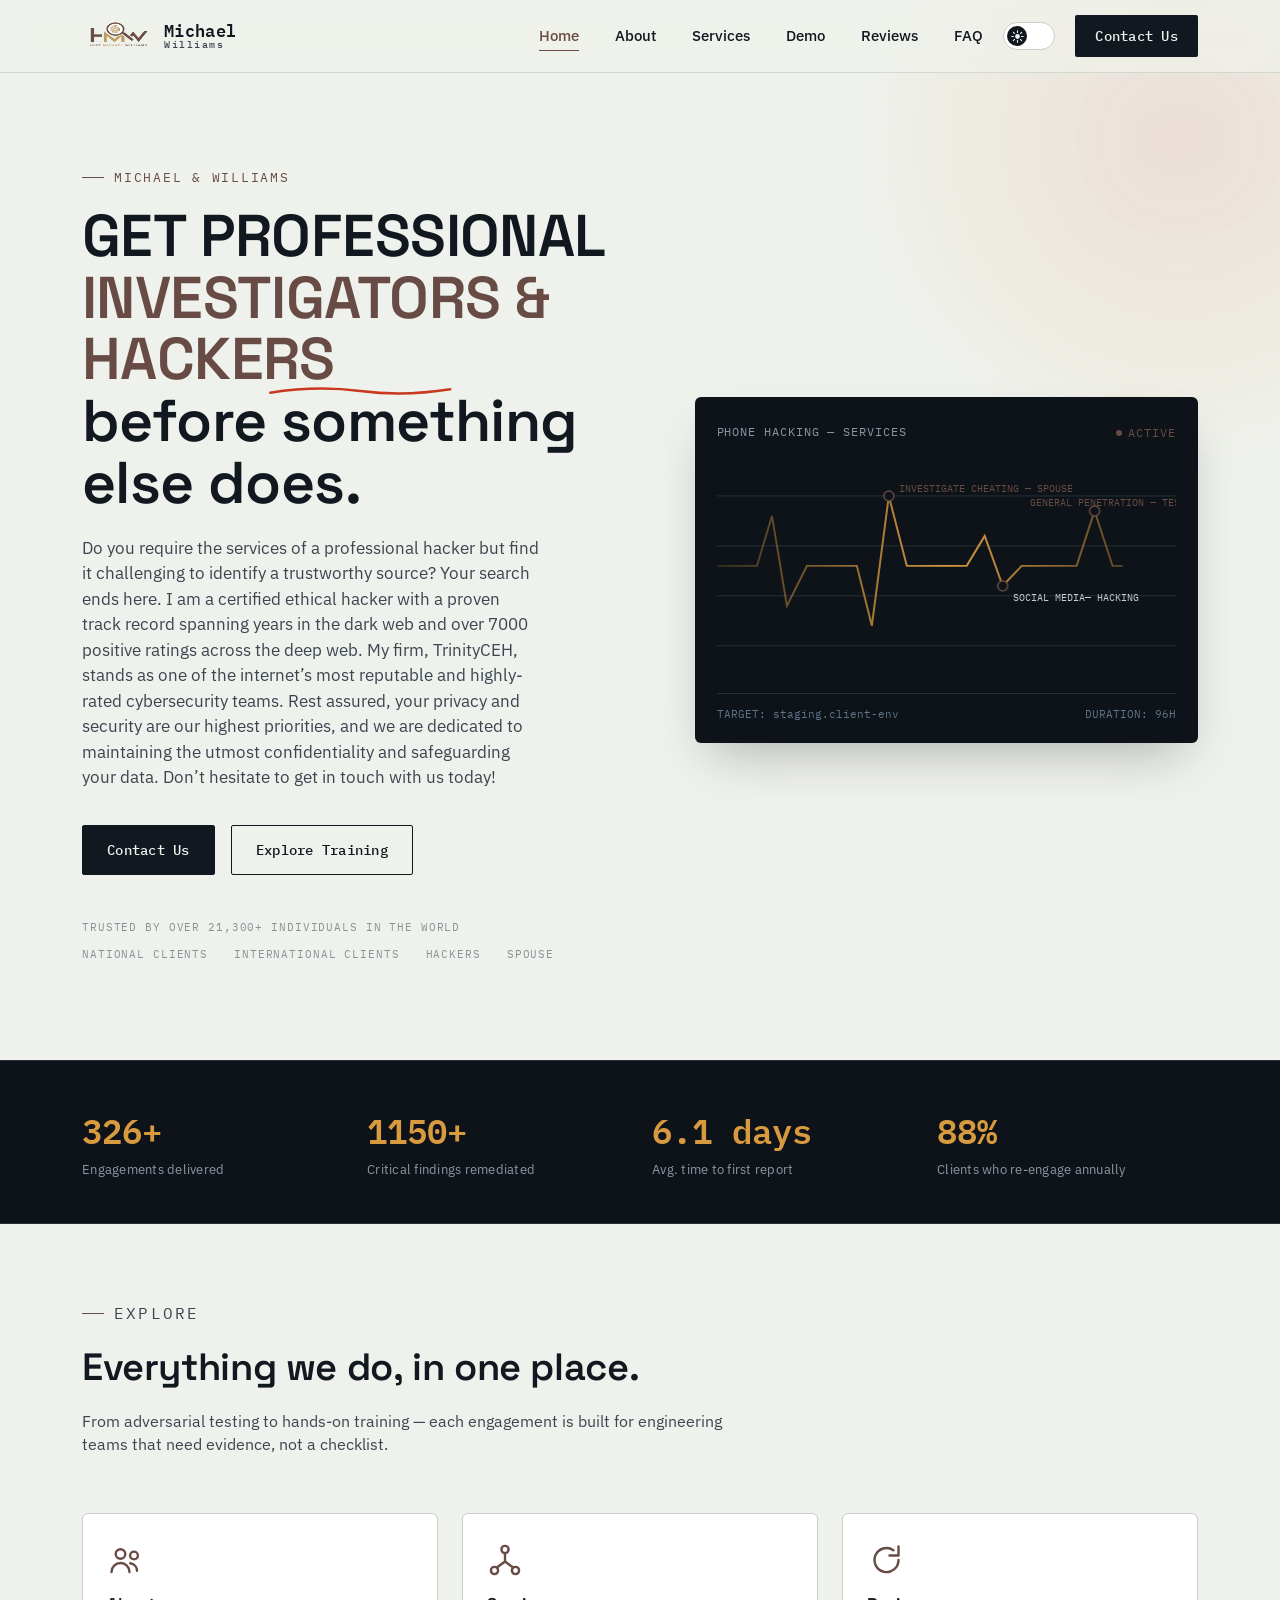
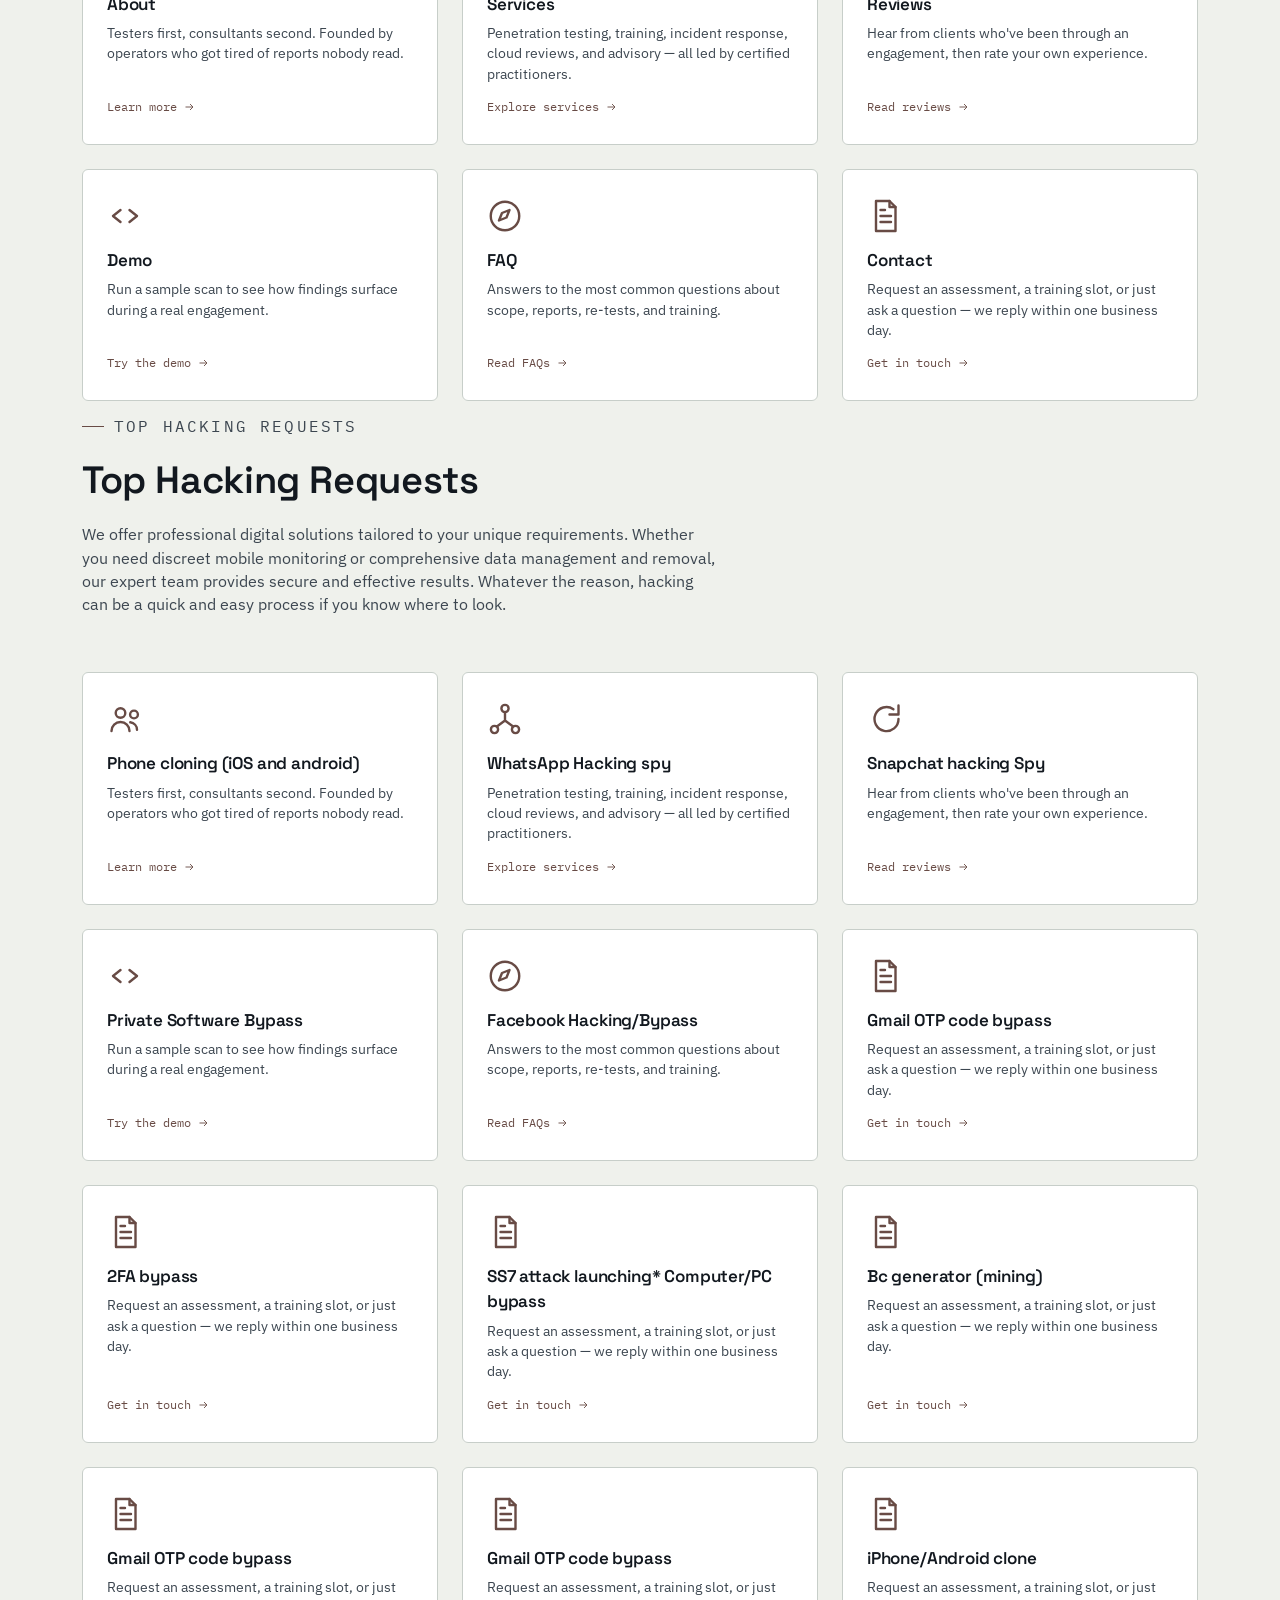
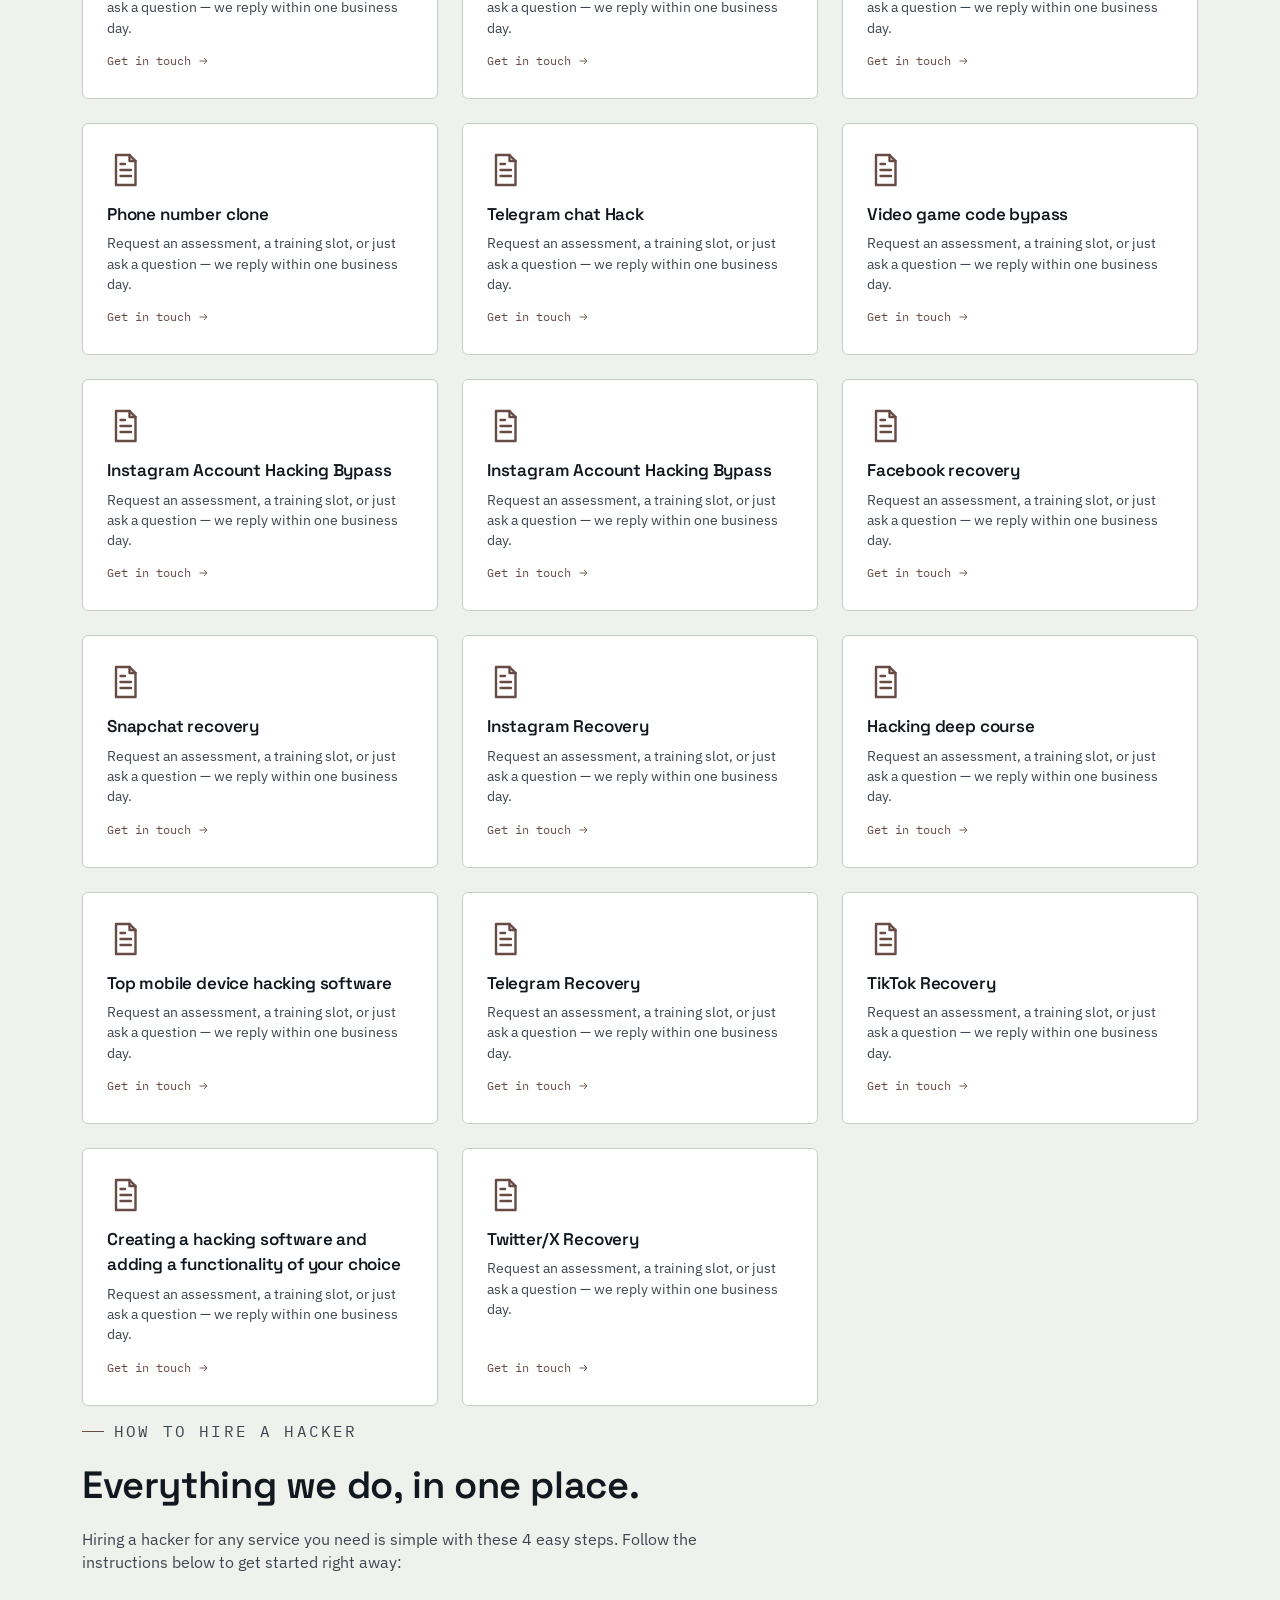
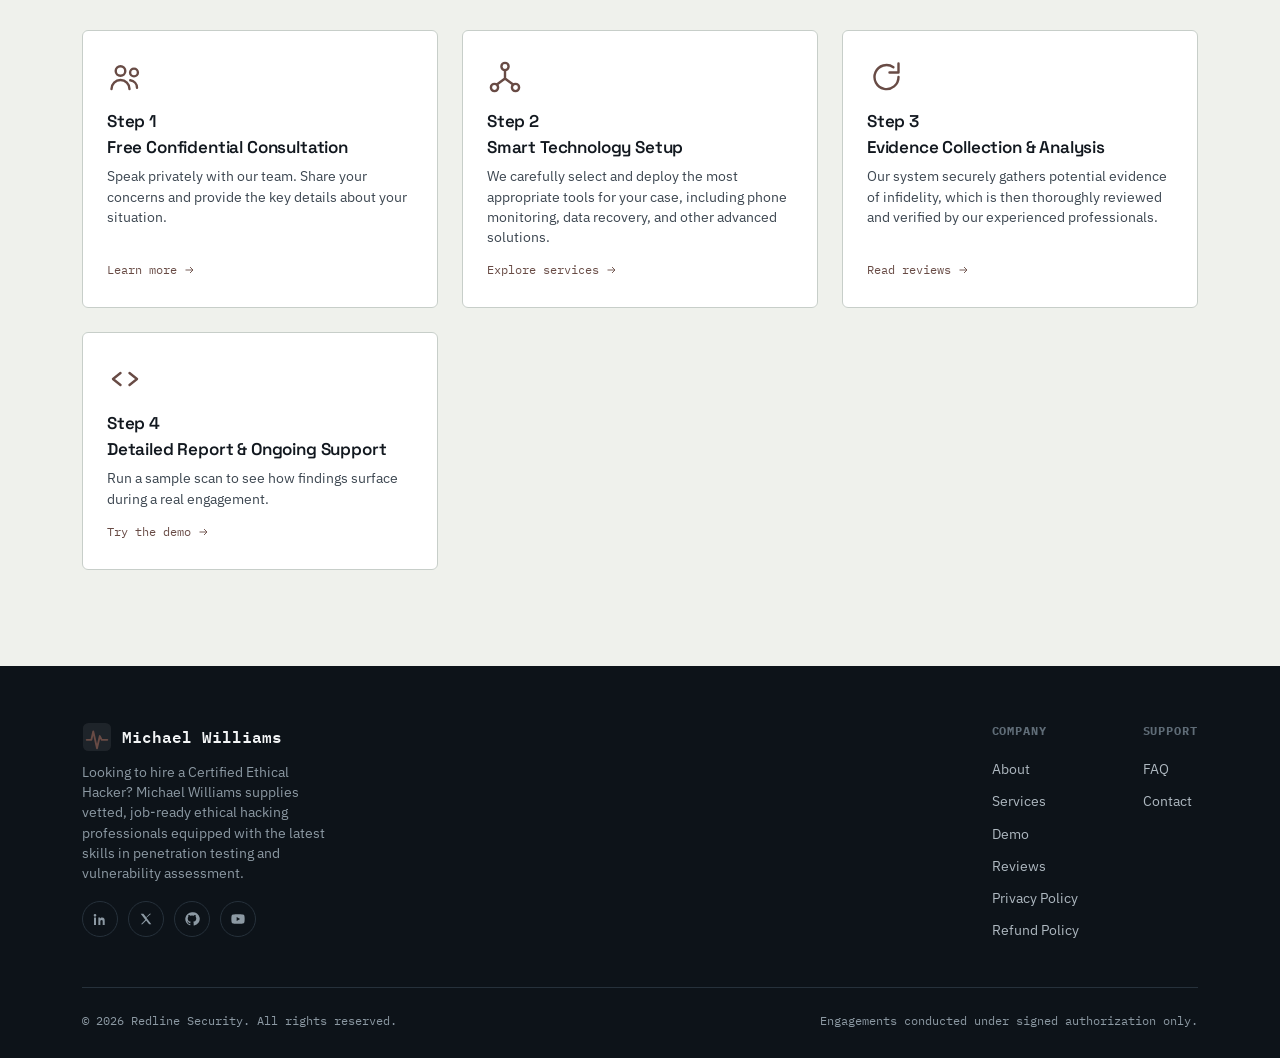
<file: index.html>
<!DOCTYPE html>
<html lang="en">
<head>
    <meta charset="UTF-8" />
    <meta name="viewport" content="width=device-width, initial-scale=1.0" />
    <title>Michael Williams — Home</title>
    <meta name="description" content="Redline Security delivers CREST-aligned penetration testing and hands-on offensive security training." />
    <link rel="icon" href="../assets/logo.png" type="image/png" />
    <link rel="preconnect" href="https://fonts.googleapis.com" />
    <link rel="preconnect" href="https://fonts.gstatic.com" crossorigin />
    <link href="https://fonts.googleapis.com/css2?family=Space+Grotesk:wght@400;500;600;700&family=IBM+Plex+Sans:wght@400;500;600&family=IBM+Plex+Mono:wght@400;500;600&display=swap" rel="stylesheet" />
    <link rel="stylesheet" href="styles.css" />
    <style>
        /* ===== PAGE TRANSITION ===== */
        .page-wrap {
            opacity: 1;
            transform: translateY(0);
            transition: opacity 0.45s cubic-bezier(.22, .85, .32, 1),
                transform 0.45s cubic-bezier(.22, .85, .32, 1);
        }
        .page-wrap.is-exiting {
            opacity: 0;
            transform: translateY(-28px);
            pointer-events: none;
        }
        .page-wrap.is-entering {
            animation: fadeSlideIn 0.55s cubic-bezier(.22, .85, .32, 1) forwards;
        }
        @keyframes fadeSlideIn {
            0% { opacity: 0; transform: translateY(32px); }
            100% { opacity: 1; transform: translateY(0); }
        }
        @media (prefers-reduced-motion: reduce) {
            .page-wrap.is-exiting,
            .page-wrap.is-entering {
                animation: none !important;
                transition: none !important;
                opacity: 1 !important;
                transform: none !important;
            }
        }
        /* ===== SECTION PREVIEW CARDS ===== */
        .preview-grid {
            display: grid;
            grid-template-columns: repeat(3, 1fr);
            gap: 24px;
            margin-top: 40px;
        }
        .preview-card {
            background: var(--paper-raised);
            border: 1px solid var(--grid);
            border-radius: 6px;
            padding: 28px 24px;
            transition: transform 0.3s var(--ease), box-shadow 0.3s var(--ease), border-color 0.3s var(--ease);
            text-align: left;
            display: flex;
            flex-direction: column;
        }
        .preview-card:hover {
            transform: translateY(-4px);
            box-shadow: var(--shadow-md);
            border-color: var(--redline);
        }
        .preview-card .icon-wrap {
            width: 36px;
            height: 36px;
            margin-bottom: 14px;
            color: var(--redline);
        }
        .preview-card .icon-wrap svg {
            width: 100%;
            height: 100%;
            fill: none;
            stroke: currentColor;
            stroke-width: 1.6;
            stroke-linecap: round;
            stroke-linejoin: round;
        }
        .preview-card h4 {
            font-size: 17px;
            margin-bottom: 6px;
        }
        .preview-card p {
            font-size: 13.5px;
            color: var(--ink-soft);
            flex: 1;
            margin-bottom: 14px;
        }
        .preview-card .link-arrow {
            font-family: var(--mono);
            font-size: 12px;
            color: var(--redline);
            display: inline-flex;
            align-items: center;
            gap: 6px;
            transition: gap 0.2s ease;
        }
        .preview-card .link-arrow:hover {
            gap: 10px;
        }
        .preview-card .link-arrow svg {
            width: 12px;
            height: 12px;
            fill: none;
            stroke: currentColor;
            stroke-width: 1.8;
        }
        @media (max-width: 820px) {
            .preview-grid {
                grid-template-columns: 1fr 1fr;
            }
        }
        @media (max-width: 540px) {
            .preview-grid {
                grid-template-columns: 1fr;
            }
        }
    </style>
    <script>
        (function() {
            try {
                var saved = localStorage.getItem('redline-theme');
                var theme = saved || (window.matchMedia('(prefers-color-scheme: dark)').matches ? 'dark' : 'light');
                document.documentElement.setAttribute('data-theme', theme);
            } catch (e) {}
        })();
    </script>
</head>
<body>

    <!-- ===== SPRITE ===== -->
    <svg width="0" height="0" style="position:absolute" aria-hidden="true">
        <defs>
            <symbol id="icon-network" viewBox="0 0 24 24"><circle cx="12" cy="5" r="2.4"/><circle cx="5" cy="19" r="2.4"/><circle cx="19" cy="19" r="2.4"/><path d="M12 7.4V13M12 13 6.6 17M12 13l5.4 4"/></symbol>
            <symbol id="icon-cloud" viewBox="0 0 24 24"><path d="M7 18h10a4 4 0 0 0 .6-7.95A6 6 0 0 0 6.1 9.1 4.5 4.5 0 0 0 7 18Z"/></symbol>
            <symbol id="icon-code" viewBox="0 0 24 24"><path d="m9 8-5 4 5 4M15 8l5 4-5 4"/></symbol>
            <symbol id="icon-users" viewBox="0 0 24 24"><circle cx="9" cy="8" r="3.2"/><path d="M3 20c0-3.3 2.7-6 6-6s6 2.7 6 6"/><circle cx="18" cy="9" r="2.6"/><path d="M15.5 14.2c2.6.3 4.5 2.4 4.5 5"/></symbol>
            <symbol id="icon-flag" viewBox="0 0 24 24"><path d="M5 3v18M5 4h11l-2.5 3.5L16 11H5"/></symbol>
            <symbol id="icon-doc" viewBox="0 0 24 24"><path d="M6 2h9l4 4v16H6Z"/><path d="M15 2v4h4M9 12h7M9 16h7M9 8h3"/></symbol>
            <symbol id="icon-compass" viewBox="0 0 24 24"><circle cx="12" cy="12" r="9.5"/><path d="m15 8-2 5-5 2 2-5 5-2Z"/></symbol>
            <symbol id="icon-building" viewBox="0 0 24 24"><path d="M4 21V5l8-3v19M12 21V9l8 3v9"/><path d="M8 9h.01M8 13h.01M8 17h.01M16 14h.01M16 18h.01"/></symbol>
            <symbol id="icon-chat" viewBox="0 0 24 24"><path d="M21 12a8 8 0 1 1-3.4-6.5"/><path d="M21 3v6h-6"/></symbol>
            <symbol id="icon-play" viewBox="0 0 24 24"><path d="M8 5v14l11-7Z"/></symbol>
            <symbol id="icon-star" viewBox="0 0 24 24"><path d="m12 2 3.1 6.7 7.4.8-5.5 5 1.6 7.3L12 18.2 5.4 21.8 7 14.5 1.5 9.5l7.4-.8Z"/></symbol>
            <symbol id="icon-arrow-right" viewBox="0 0 24 24"><path d="M5 12h14M14 6l6 6-6 6"/></symbol>
        </defs>
    </svg>

    <!-- ===== SCROLL PROGRESS ===== -->
    <div class="scroll-progress" id="scrollProgress"></div>

    <!-- ===== HEADER ===== -->
    <header id="siteHeader">
        <div class="wrap nav">
            <a class="logo" href="./">
            <img src="assets/logo.png" alt="Redline Security logo" class="logo-img" style="height:50px; width: 70px; border-radius: 100%; flex-shrink:0;" />
            <span class="logo-text">Michael<span class="logo-sub">Williams</span></span>
            </a>
            <nav class="nav-links" id="navLinks">
                <a href="./" data-nav class="active">Home</a>
                <a href="./about/" data-nav>About</a>
                <a href="./services/" data-nav>Services</a>
                <a href="./demo/" data-nav>Demo</a>
                <a href="./reviews/" data-nav>Reviews</a>
                <a href="./faq/" data-nav>FAQ</a>
            </nav>
            <button class="theme-toggle" id="themeToggle" aria-label="Switch to dark mode" aria-pressed="false" type="button">
                <span class="theme-toggle-track">
                    <span class="theme-toggle-thumb">
                        <svg class="icon-sun" viewBox="0 0 24 24" aria-hidden="true"><circle cx="12" cy="12" r="4.4"/><g class="sun-rays"><line x1="12" y1="1.5" x2="12" y2="4.5"/><line x1="12" y1="19.5" x2="12" y2="22.5"/><line x1="1.5" y1="12" x2="4.5" y2="12"/><line x1="19.5" y1="12" x2="22.5" y2="12"/><line x1="4.4" y1="4.4" x2="6.5" y2="6.5"/><line x1="17.5" y1="17.5" x2="19.6" y2="19.6"/><line x1="4.4" y1="19.6" x2="6.5" y2="17.5"/><line x1="17.5" y1="6.5" x2="19.6" y2="4.4"/></g></svg>
                        <svg class="icon-moon" viewBox="0 0 24 24" aria-hidden="true"><path d="M20 14.5A8.5 8.5 0 0 1 9.5 4a8.5 8.5 0 1 0 10.5 10.5Z"/></svg>
                    </span>
                </span>
            </button>
            <a class="nav-cta" href="./contact/"><span>Contact Us</span></a>
            <button class="burger" id="burger" aria-label="Open menu" aria-expanded="false">
                <span></span><span></span><span></span>
            </button>
        </div>
    </header>

    <!-- ===== PAGE WRAP ===== -->
    <main class="page-wrap is-entering" id="pageWrap">

        <!-- ===== HERO ===== -->
        <section class="hero">
            <div class="hero-glow" aria-hidden="true"></div>
            <div class="hero-noise" aria-hidden="true"></div>
            <div class="wrap hero-grid">
                <div class="reveal">
                    <p class="eyebrow">Michael &amp; Williams</p>
                    <h1>GET PROFESSIONAL <span class="highlight">INVESTIGATORS & HACKERS<svg class="underline-swipe" viewBox="0 0 220 12" aria-hidden="true"><path d="M2 8 C 40 2, 80 2, 110 6 C 140 10, 180 10, 218 4" stroke="#C8391F" stroke-width="3" fill="none" stroke-linecap="round"/></svg></span><br>before something else does.</h1>
                    <p class="lede"> Do you require the services of a professional hacker but find it challenging to identify a trustworthy source? Your search ends here. I am a certified ethical hacker with a proven track record spanning years in the dark web and over 7000 positive ratings across the deep web. My firm, TrinityCEH, stands as one of the internet’s most reputable and highly-rated cybersecurity teams. Rest assured, your privacy and security are our highest priorities, and we are dedicated to maintaining the utmost confidentiality and safeguarding your data. Don’t hesitate to get in touch with us today!  </p>
                    <div class="hero-ctas">
                        <a class="btn btn-solid" href="./contact/"><span>Contact Us</span></a>
                        <a class="btn btn-line" href="./services/"><span>Explore Training</span></a>
                    </div>
                    <div class="hero-trust">
                        <span>Trusted by Over 21,300+ Individuals in the world </span>
                        <div class="trust-marks">
                            <span>National Clients</span><span>International clients</span><span>Hackers</span><span>Spouse</span>
                        </div>
                    </div>
                </div>

                <div class="fault-panel reveal" data-reveal-delay="120">
                    <div class="fault-panel-head">
                        <span>PHONE HACKING — SERVICES</span>
                        <span class="live"><i class="pulse-dot"></i>ACTIVE</span>
                    </div>
                    <div class="fault-svg-wrap">
                        <svg viewBox="0 0 460 220" width="100%" height="auto" role="img" aria-label="Illustrative diagram of a security scan detecting vulnerabilities along a network trace">
                            <defs>
                                <linearGradient id="lineGlow" x1="0" y1="0" x2="1" y2="0">
                                    <stop offset="0%" stop-color="#D89A3E" stop-opacity="0.2"/>
                                    <stop offset="50%" stop-color="#D89A3E" stop-opacity="1"/>
                                    <stop offset="100%" stop-color="#D89A3E" stop-opacity="0.2"/>
                                </linearGradient>
                            </defs>
                            <line class="grid-line" x1="0" y1="40" x2="460" y2="40"/>
                            <line class="grid-line" x1="0" y1="90" x2="460" y2="90"/>
                            <line class="grid-line" x1="0" y1="140" x2="460" y2="140"/>
                            <line class="grid-line" x1="0" y1="190" x2="460" y2="190"/>
                            <path class="fault-line-draw" d="M0,110 L40,110 L55,60 L70,150 L90,110 L140,110 L155,170 L172,40 L190,110 L250,110 L268,80 L286,130 L305,110 L360,110 L378,55 L396,110 L460,110"/>
                            <g>
                                <circle class="marker" cx="172" cy="40" r="5" style="animation-delay:0.9s"/>
                                <text class="tag tag-crit" x="182" y="36" style="animation-delay:1s">INVESTIGATE CHEATING — SPOUSE</text>
                                <circle class="marker" cx="286" cy="130" r="5" style="animation-delay:1.6s"/>
                                <text class="tag" x="296" y="145" style="animation-delay:1.7s">SOCIAL MEDIA— HACKING</text>
                                <circle class="marker" cx="378" cy="55" r="5" style="animation-delay:2.3s"/>
                                <text class="tag tag-crit" x="313" y="50" style="animation-delay:2.4s">GENERAL PENETRATION — TESTING </text>
                            </g>
                        </svg>
                    </div>
                    <div class="fault-panel-foot">
                        <span>TARGET: staging.client-env</span>
                        <span>DURATION: 96H</span>
                    </div>
                </div>
            </div>
        </section>

        <!-- ===== STATS ===== -->
        <section class="stats">
            <div class="wrap stats-grid">
                <div class="stat reveal">
                    <div class="stat-num" data-count="340" data-suffix="+">0</div>
                    <div class="stat-label">Engagements delivered</div>
                </div>
                <div class="stat reveal" data-reveal-delay="80">
                    <div class="stat-num" data-count="1200" data-suffix="+">0</div>
                    <div class="stat-label">Critical findings remediated</div>
                </div>
                <div class="stat reveal" data-reveal-delay="160">
                    <div class="stat-num" data-count="6.4" data-suffix=" days" data-decimal="1">0</div>
                    <div class="stat-label">Avg. time to first report</div>
                </div>
                <div class="stat reveal" data-reveal-delay="240">
                    <div class="stat-num" data-count="92" data-suffix="%">0</div>
                    <div class="stat-label">Clients who re-engage annually</div>
                </div>
            </div>
        </section>

        <!-- ===== SECTION PREVIEWS ===== -->
        <section class="section" style="padding-top:64px;">
            <div class="wrap">
                <div class="section-head reveal">
                    <p class="eyebrow">Explore</p>
                    <h2>Everything we do, in one place.</h2>
                    <p>From adversarial testing to hands-on training — each engagement is built for engineering teams that need evidence, not a checklist.</p>
                </div>
                <div class="preview-grid">
                    <!-- About -->
                    <a class="preview-card reveal" href="./about/">
                        <div class="icon-wrap"><svg><use href="#icon-users"/></svg></div>
                        <h4>About</h4>
                        <p>Testers first, consultants second. Founded by operators who got tired of reports nobody read.</p>
                        <span class="link-arrow">Learn more <svg><use href="#icon-arrow-right"/></svg></span>
                    </a>
                    <!-- Services -->
                    <a class="preview-card reveal" data-reveal-delay="80" href="./services/">
                        <div class="icon-wrap"><svg><use href="#icon-network"/></svg></div>
                        <h4>Services</h4>
                        <p>Penetration testing, training, incident response, cloud reviews, and advisory — all led by certified practitioners.</p>
                        <span class="link-arrow">Explore services <svg><use href="#icon-arrow-right"/></svg></span>
                    </a>
                    <!-- Reviews -->
                    <a class="preview-card reveal" data-reveal-delay="160" href="./reviews/">
                        <div class="icon-wrap"><svg><use href="#icon-chat"/></svg></div>
                        <h4>Reviews</h4>
                        <p>Hear from clients who've been through an engagement, then rate your own experience.</p>
                        <span class="link-arrow">Read reviews <svg><use href="#icon-arrow-right"/></svg></span>
                    </a>
                    <!-- Demo -->
                    <a class="preview-card reveal" data-reveal-delay="40" href="./demo/">
                        <div class="icon-wrap"><svg><use href="#icon-code"/></svg></div>
                        <h4>Demo</h4>
                        <p>Run a sample scan to see how findings surface during a real engagement.</p>
                        <span class="link-arrow">Try the demo <svg><use href="#icon-arrow-right"/></svg></span>
                    </a>
                    <!-- FAQ -->
                    <a class="preview-card reveal" data-reveal-delay="120" href="./faq/">
                        <div class="icon-wrap"><svg><use href="#icon-compass"/></svg></div>
                        <h4>FAQ</h4>
                        <p>Answers to the most common questions about scope, reports, re-tests, and training.</p>
                        <span class="link-arrow">Read FAQs <svg><use href="#icon-arrow-right"/></svg></span>
                    </a>
                    <!-- Contact -->
                    <a class="preview-card reveal" data-reveal-delay="200" href="./contact/">
                        <div class="icon-wrap"><svg><use href="#icon-doc"/></svg></div>
                        <h4>Contact</h4>
                        <p>Request an assessment, a training slot, or just ask a question — we reply within one business day.</p>
                        <span class="link-arrow">Get in touch <svg><use href="#icon-arrow-right"/></svg></span>
                    </a>
                </div>
            </div>
            <div class="wrap">
                <div class="section-head reveal">
                    <p class="eyebrow">Top Hacking Requests </p>
                    <h2>Top Hacking Requests </h2>
                    <p> We offer professional digital solutions tailored to your unique requirements.

                        Whether you need discreet mobile monitoring or comprehensive data management and removal, our expert team provides secure and effective results.

                        Whatever the reason, hacking can be a quick and easy process if you know where to look.</p>
                </div>
                <div class="preview-grid">
                    <!-- About -->
                    <a class="preview-card reveal" href="./contact/">
                        <div class="icon-wrap"><svg><use href="#icon-users"/></svg></div>
                        <h4>Phone cloning (iOS and android)</h4>
                        <p>Testers first, consultants second. Founded by operators who got tired of reports nobody read.</p>
                        <span class="link-arrow">Learn more <svg><use href="#icon-arrow-right"/></svg></span>
                    </a>
                    <!-- Services -->
                    <a class="preview-card reveal" data-reveal-delay="80" href="./contact/">
                        <div class="icon-wrap"><svg><use href="#icon-network"/></svg></div>
                        <h4>WhatsApp Hacking spy</h4>
                        <p>Penetration testing, training, incident response, cloud reviews, and advisory — all led by certified practitioners.</p>
                        <span class="link-arrow">Explore services <svg><use href="#icon-arrow-right"/></svg></span>
                    </a>
                    <!-- Reviews -->
                    <a class="preview-card reveal" data-reveal-delay="160" href="./contact/">
                        <div class="icon-wrap"><svg><use href="#icon-chat"/></svg></div>
                        <h4> Snapchat hacking Spy</h4>
                        <p>Hear from clients who've been through an engagement, then rate your own experience.</p>
                        <span class="link-arrow">Read reviews <svg><use href="#icon-arrow-right"/></svg></span>
                    </a>
                    <!-- Demo -->
                    <a class="preview-card reveal" data-reveal-delay="40" href="./contact/">
                        <div class="icon-wrap"><svg><use href="#icon-code"/></svg></div>
                        <h4> Private Software Bypass</h4>
                        <p>Run a sample scan to see how findings surface during a real engagement.</p>
                        <span class="link-arrow">Try the demo <svg><use href="#icon-arrow-right"/></svg></span>
                    </a>
                    <!-- FAQ -->
                    <a class="preview-card reveal" data-reveal-delay="120" href="./contact/">
                        <div class="icon-wrap"><svg><use href="#icon-compass"/></svg></div>
                        <h4>Facebook Hacking/Bypass</h4>
                        <p>Answers to the most common questions about scope, reports, re-tests, and training.</p>
                        <span class="link-arrow">Read FAQs <svg><use href="#icon-arrow-right"/></svg></span>
                    </a>
                    <!-- Contact -->
                    <a class="preview-card reveal" data-reveal-delay="200" href="./contact/">
                        <div class="icon-wrap"><svg><use href="#icon-doc"/></svg></div>
                        <h4> Gmail OTP code bypass</h4>
                        <p>Request an assessment, a training slot, or just ask a question — we reply within one business day.</p>
                        <span class="link-arrow">Get in touch <svg><use href="#icon-arrow-right"/></svg></span>
                    </a>
                     <!-- Contact -->
                    <a class="preview-card reveal" data-reveal-delay="200" href="./contact/">
                        <div class="icon-wrap"><svg><use href="#icon-doc"/></svg></div>
                        <h4> 2FA bypass</h4>
                        <p>Request an assessment, a training slot, or just ask a question — we reply within one business day.</p>
                        <span class="link-arrow">Get in touch <svg><use href="#icon-arrow-right"/></svg></span>
                    </a>
                     <!-- Contact -->
                    <a class="preview-card reveal" data-reveal-delay="200" href="./contact/">
                        <div class="icon-wrap"><svg><use href="#icon-doc"/></svg></div>
                        <h4>  SS7 attack launching* Computer/PC bypass</h4>
                        <p>Request an assessment, a training slot, or just ask a question — we reply within one business day.</p>
                        <span class="link-arrow">Get in touch <svg><use href="#icon-arrow-right"/></svg></span>
                    </a>
                     <!-- Contact -->
                    <a class="preview-card reveal" data-reveal-delay="200" href="./contact/">
                        <div class="icon-wrap"><svg><use href="#icon-doc"/></svg></div>
                        <h4> Bc generator (mining)</h4>
                        <p>Request an assessment, a training slot, or just ask a question — we reply within one business day.</p>
                        <span class="link-arrow">Get in touch <svg><use href="#icon-arrow-right"/></svg></span>
                    </a>
                     <!-- Contact -->
                    <a class="preview-card reveal" data-reveal-delay="200" href="./contact/">
                        <div class="icon-wrap"><svg><use href="#icon-doc"/></svg></div>
                        <h4> Gmail OTP code bypass</h4>
                        <p>Request an assessment, a training slot, or just ask a question — we reply within one business day.</p>
                        <span class="link-arrow">Get in touch <svg><use href="#icon-arrow-right"/></svg></span>
                    </a>
                     <!-- Contact -->
                    <a class="preview-card reveal" data-reveal-delay="200" href="./contact/">
                        <div class="icon-wrap"><svg><use href="#icon-doc"/></svg></div>
                        <h4> Gmail OTP code bypass</h4>
                        <p>Request an assessment, a training slot, or just ask a question — we reply within one business day.</p>
                        <span class="link-arrow">Get in touch <svg><use href="#icon-arrow-right"/></svg></span>
                    </a>
                     <!-- Contact -->
                    <a class="preview-card reveal" data-reveal-delay="200" href="./contact/">
                        <div class="icon-wrap"><svg><use href="#icon-doc"/></svg></div>
                        <h4> iPhone/Android clone</h4>
                        <p>Request an assessment, a training slot, or just ask a question — we reply within one business day.</p>
                        <span class="link-arrow">Get in touch <svg><use href="#icon-arrow-right"/></svg></span>
                    </a>
                     <!-- Contact -->
                    <a class="preview-card reveal" data-reveal-delay="200" href="./contact/">
                        <div class="icon-wrap"><svg><use href="#icon-doc"/></svg></div>
                        <h4> Phone number clone</h4>
                        <p>Request an assessment, a training slot, or just ask a question — we reply within one business day.</p>
                        <span class="link-arrow">Get in touch <svg><use href="#icon-arrow-right"/></svg></span>
                    </a>
                     <!-- Contact -->
                    <a class="preview-card reveal" data-reveal-delay="200" href="./contact/">
                        <div class="icon-wrap"><svg><use href="#icon-doc"/></svg></div>
                        <h4> Telegram chat Hack</h4>
                        <p>Request an assessment, a training slot, or just ask a question — we reply within one business day.</p>
                        <span class="link-arrow">Get in touch <svg><use href="#icon-arrow-right"/></svg></span>
                    </a>
                     <!-- Contact -->
                    <a class="preview-card reveal" data-reveal-delay="200" href="./contact/">
                        <div class="icon-wrap"><svg><use href="#icon-doc"/></svg></div>
                        <h4> Video game code bypass</h4>
                        <p>Request an assessment, a training slot, or just ask a question — we reply within one business day.</p>
                        <span class="link-arrow">Get in touch <svg><use href="#icon-arrow-right"/></svg></span>
                    </a>
                     <!-- Contact -->
                    <a class="preview-card reveal" data-reveal-delay="200" href="./contact/">
                        <div class="icon-wrap"><svg><use href="#icon-doc"/></svg></div>
                        <h4> Instagram Account Hacking Bypass</h4>
                        <p>Request an assessment, a training slot, or just ask a question — we reply within one business day.</p>
                        <span class="link-arrow">Get in touch <svg><use href="#icon-arrow-right"/></svg></span>
                    </a>
                     <!-- Contact -->
                    <a class="preview-card reveal" data-reveal-delay="200" href="./contact/">
                        <div class="icon-wrap"><svg><use href="#icon-doc"/></svg></div>
                        <h4> Instagram Account Hacking Bypass</h4>
                        <p>Request an assessment, a training slot, or just ask a question — we reply within one business day.</p>
                        <span class="link-arrow">Get in touch <svg><use href="#icon-arrow-right"/></svg></span>
                    </a>
                     <!-- Contact -->
                    <a class="preview-card reveal" data-reveal-delay="200" href="./contact/">
                        <div class="icon-wrap"><svg><use href="#icon-doc"/></svg></div>
                        <h4> Facebook recovery</h4>
                        <p>Request an assessment, a training slot, or just ask a question — we reply within one business day.</p>
                        <span class="link-arrow">Get in touch <svg><use href="#icon-arrow-right"/></svg></span>
                    </a>
                     <!-- Contact -->
                    <a class="preview-card reveal" data-reveal-delay="200" href="./contact/">
                        <div class="icon-wrap"><svg><use href="#icon-doc"/></svg></div>
                        <h4> Snapchat recovery</h4>
                        <p>Request an assessment, a training slot, or just ask a question — we reply within one business day.</p>
                        <span class="link-arrow">Get in touch <svg><use href="#icon-arrow-right"/></svg></span>
                    </a>
                     <!-- Contact -->
                    <a class="preview-card reveal" data-reveal-delay="200" href="./contact/">
                        <div class="icon-wrap"><svg><use href="#icon-doc"/></svg></div>
                        <h4> Instagram Recovery</h4>
                        <p>Request an assessment, a training slot, or just ask a question — we reply within one business day.</p>
                        <span class="link-arrow">Get in touch <svg><use href="#icon-arrow-right"/></svg></span>
                    </a>
                     <!-- Contact -->
                    <a class="preview-card reveal" data-reveal-delay="200" href="./contact/">
                        <div class="icon-wrap"><svg><use href="#icon-doc"/></svg></div>
                        <h4> Hacking deep course</h4>
                        <p>Request an assessment, a training slot, or just ask a question — we reply within one business day.</p>
                        <span class="link-arrow">Get in touch <svg><use href="#icon-arrow-right"/></svg></span>
                    </a>
                     <!-- Contact -->
                    <a class="preview-card reveal" data-reveal-delay="200" href="./contact/">
                        <div class="icon-wrap"><svg><use href="#icon-doc"/></svg></div>
                        <h4> Top mobile device hacking software</h4>
                        <p>Request an assessment, a training slot, or just ask a question — we reply within one business day.</p>
                        <span class="link-arrow">Get in touch <svg><use href="#icon-arrow-right"/></svg></span>
                    </a>
                    <!-- Contact -->
                    <a class="preview-card reveal" data-reveal-delay="200" href="./contact/">
                        <div class="icon-wrap"><svg><use href="#icon-doc"/></svg></div>
                        <h4> Telegram Recovery</h4>
                        <p>Request an assessment, a training slot, or just ask a question — we reply within one business day.</p>
                        <span class="link-arrow">Get in touch <svg><use href="#icon-arrow-right"/></svg></span>
                    </a>
                    <!-- Contact -->
                    <a class="preview-card reveal" data-reveal-delay="200" href="./contact/">
                        <div class="icon-wrap"><svg><use href="#icon-doc"/></svg></div>
                        <h4> TikTok Recovery</h4>
                        <p>Request an assessment, a training slot, or just ask a question — we reply within one business day.</p>
                        <span class="link-arrow">Get in touch <svg><use href="#icon-arrow-right"/></svg></span>
                    </a>
                    <!-- Contact -->
                    <a class="preview-card reveal" data-reveal-delay="200" href="./contact/">
                        <div class="icon-wrap"><svg><use href="#icon-doc"/></svg></div>
                        <h4> Creating a hacking software and adding a functionality of your choice</h4>
                        <p>Request an assessment, a training slot, or just ask a question — we reply within one business day.</p>
                        <span class="link-arrow">Get in touch <svg><use href="#icon-arrow-right"/></svg></span>
                    </a>
                    <!-- Contact -->
                    <a class="preview-card reveal" data-reveal-delay="200" href="./contact/">
                        <div class="icon-wrap"><svg><use href="#icon-doc"/></svg></div>
                        <h4> Twitter/X Recovery</h4>
                        <p>Request an assessment, a training slot, or just ask a question — we reply within one business day.</p>
                        <span class="link-arrow">Get in touch <svg><use href="#icon-arrow-right"/></svg></span>
                    </a>
                </div>
            </div>
          

         <!-- ===== SECTION PREVIEWS ===== -->
      
            <div class="wrap">
                <div class="section-head reveal">
                    <p class="eyebrow">How to hire a hacker </p>
                    <h2>Everything we do, in one place.</h2>
                    <p>Hiring a hacker for any service you need is simple with these 4 easy steps. Follow the instructions below to get started right away: </p>
                </div>
                <div class="preview-grid">
                    <!-- About -->
                    <a class="preview-card reveal" href="./about/">
                        <div class="icon-wrap"><svg><use href="#icon-users"/></svg></div>
                        <h4>Step 1 <br/>
                         Free Confidential Consultation</h4>
                        <p>Speak privately with our team. Share your concerns and provide the key details about your situation.</p>
                        <span class="link-arrow">Learn more <svg><use href="#icon-arrow-right"/></svg></span>
                    </a>
                    <!-- Services -->
                    <a class="preview-card reveal" data-reveal-delay="80" href="./contact/">
                        <div class="icon-wrap"><svg><use href="#icon-network"/></svg></div>
                        <h4>Step 2 </br>Smart Technology Setup</h4>
                        <p>We carefully select and deploy the most appropriate tools for your case, including phone monitoring, data recovery, and other advanced solutions.</p>
                        <span class="link-arrow">Explore services <svg><use href="#icon-arrow-right"/></svg></span>
                    </a>
                    <!-- Reviews -->
                    <a class="preview-card reveal" data-reveal-delay="160" href="./contact/">
                        <div class="icon-wrap"><svg><use href="#icon-chat"/></svg></div>
                        <h4>Step 3 </br>Evidence Collection & Analysis</h4>
                        <p>Our system securely gathers potential evidence of infidelity, which is then thoroughly reviewed and verified by our experienced professionals.</p>
                        <span class="link-arrow">Read reviews <svg><use href="#icon-arrow-right"/></svg></span>
                    </a>
                    <!-- Demo -->
                    <a class="preview-card reveal" data-reveal-delay="40" href="./demo/">
                        <div class="icon-wrap"><svg><use href="#icon-code"/></svg></div>
                        <h4>Step 4 <br/> Detailed Report & Ongoing Support</h4>
                        <p>Run a sample scan to see how findings surface during a real engagement.</p>
                        <span class="link-arrow">Try the demo <svg><use href="#icon-arrow-right"/></svg></span>
                    </a>
                </div>
            </div>
        </section>
    </main>

    <!-- ===== FOOTER ===== -->
    <footer>
        <div class="wrap">
            <div class="footer-top">
                <div class="footer-brand">
                    <div class="footer-logo">
                        <svg class="logo-mark" viewBox="0 0 32 32" aria-hidden="true">
                            <rect x="1" y="1" width="30" height="30" rx="6" />
                            <path class="logo-mark-line" d="M5 19h5l2-9 4 18 3-13 2 4h6" />
                        </svg>
                       Michael Williams
                    </div>
                    <p>Looking to hire a Certified Ethical Hacker?
                    Michael Williams supplies vetted, job-ready ethical hacking professionals equipped with the latest skills in penetration testing and vulnerability assessment. </p>
                    <div class="social-row">
                        <a class="social-icon" href="#" aria-label="LinkedIn"><svg viewBox="0 0 24 24"><path d="M4.5 4.5a2 2 0 1 0 0 4 2 2 0 0 0 0-4ZM3 9.8h3V21H3ZM9.5 9.8H12v1.5h.05c.4-.75 1.5-1.6 3.1-1.6 3.3 0 3.9 2.1 3.9 4.9V21h-3v-4.9c0-1.2 0-2.7-1.6-2.7-1.6 0-1.9 1.3-1.9 2.6V21h-3Z"/></svg></a>
                        <a class="social-icon" href="#" aria-label="X"><svg viewBox="0 0 24 24"><path d="M4 4l7 9.2L4.4 20H6.6l5.6-5.9L16.7 20H20l-7.4-9.7L19.7 4h-2.2l-5.2 5.5L8 4Z"/></svg></a>
                        <a class="social-icon" href="#" aria-label="GitHub"><svg viewBox="0 0 24 24"><path d="M12 2a10 10 0 0 0-3.2 19.5c.5.1.7-.2.7-.5v-1.8c-2.8.6-3.4-1.3-3.4-1.3-.4-1.1-1.1-1.4-1.1-1.4-.9-.6.1-.6.1-.6 1 .1 1.5 1 1.5 1 .9 1.5 2.4 1.1 3 .8.1-.7.4-1.1.6-1.4-2.2-.3-4.6-1.1-4.6-5 0-1.1.4-2 1-2.7-.1-.3-.4-1.3.1-2.6 0 0 .8-.3 2.8 1a9.4 9.4 0 0 1 5 0c1.9-1.3 2.8-1 2.8-1 .5 1.3.2 2.3.1 2.6.6.7 1 1.6 1 2.7 0 3.9-2.4 4.7-4.6 5 .4.3.7 1 .7 2v3c0 .3.2.6.7.5A10 10 0 0 0 12 2Z"/></svg></a>
                        <a class="social-icon" href="#" aria-label="YouTube"><svg viewBox="0 0 24 24"><path d="M21.6 7.2a2.7 2.7 0 0 0-1.9-1.9C18 4.8 12 4.8 12 4.8s-6 0-7.7.5a2.7 2.7 0 0 0-1.9 1.9A28 28 0 0 0 2 12a28 28 0 0 0 .4 4.8 2.7 2.7 0 0 0 1.9 1.9c1.7.5 7.7.5 7.7.5s6 0 7.7-.5a2.7 2.7 0 0 0 1.9-1.9A28 28 0 0 0 22 12a28 28 0 0 0-.4-4.8ZM10 15V9l5.2 3Z"/></svg></a>
                    </div>
                </div>
                <div class="footer-cols">
                    <div class="footer-col">
                        <h5>Company</h5>
                        <a href="./about/">About</a>
                        <a href="./services/">Services</a>
                        <a href="./demo/">Demo</a>
                        <a href="./reviews/">Reviews</a>
                        <a href="../privacy/">Privacy Policy</a>
                        <a href="./">Refund Policy</a>
                    </div>
                    <div class="footer-col">
                        <h5>Support</h5>
                        <a href="./faq/">FAQ</a>
                        <a href="./contact/">Contact</a>
                    </div>
                </div>
            </div>
            <div class="footer-bottom">
                <span>© 2026 Redline Security. All rights reserved.</span>
                <span>Engagements conducted under signed authorization only.</span>
            </div>
        </div>
    </footer>

    <!-- ===== BACK TO TOP ===== -->
    <button class="back-to-top" id="backToTop" aria-label="Back to top">↑</button>

    <!-- ===== SHARED SCRIPTS ===== -->
    <script src="script.js"></script>

    <!-- ===== PAGE-SPECIFIC INIT ===== -->
    <script>
        document.addEventListener('DOMContentLoaded', function() {
            var wrap = document.getElementById('pageWrap');
            if (wrap) wrap.classList.add('is-entering');
        });
    </script>
</body>
</html>
</file>
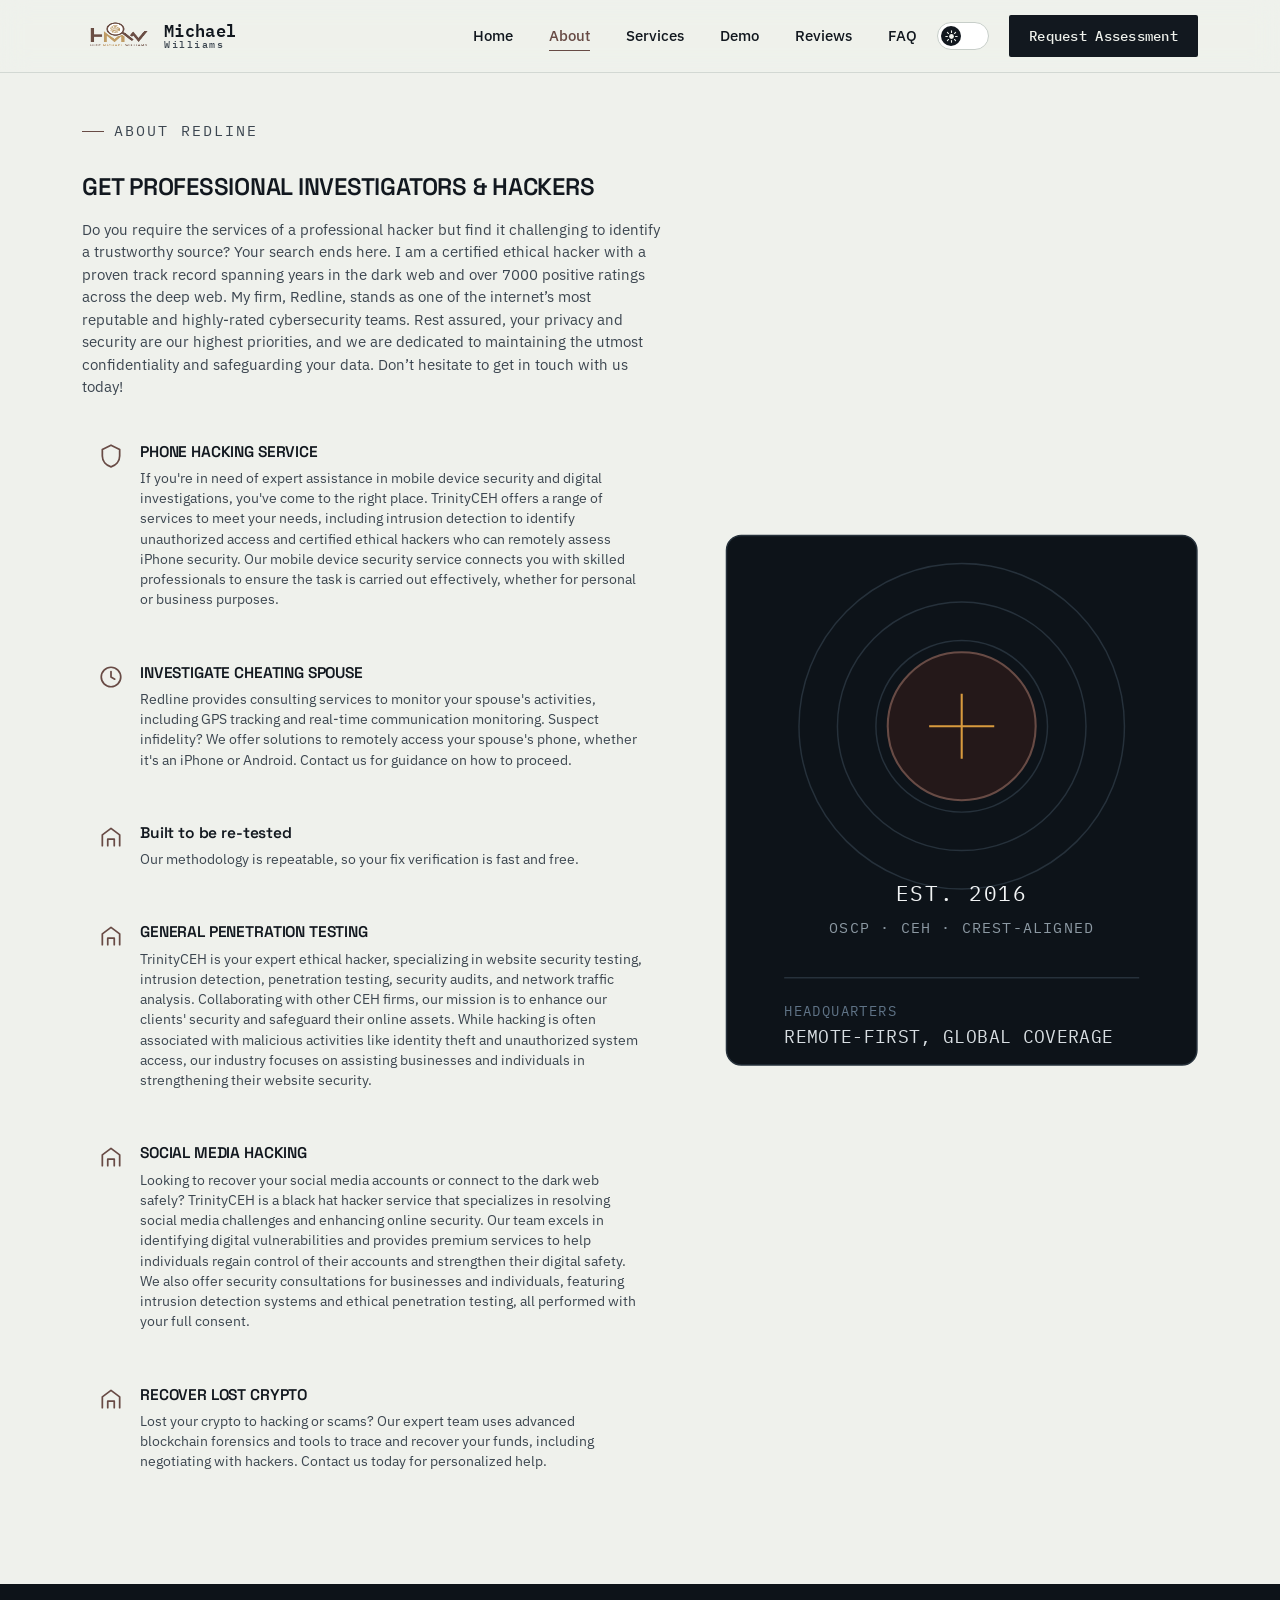
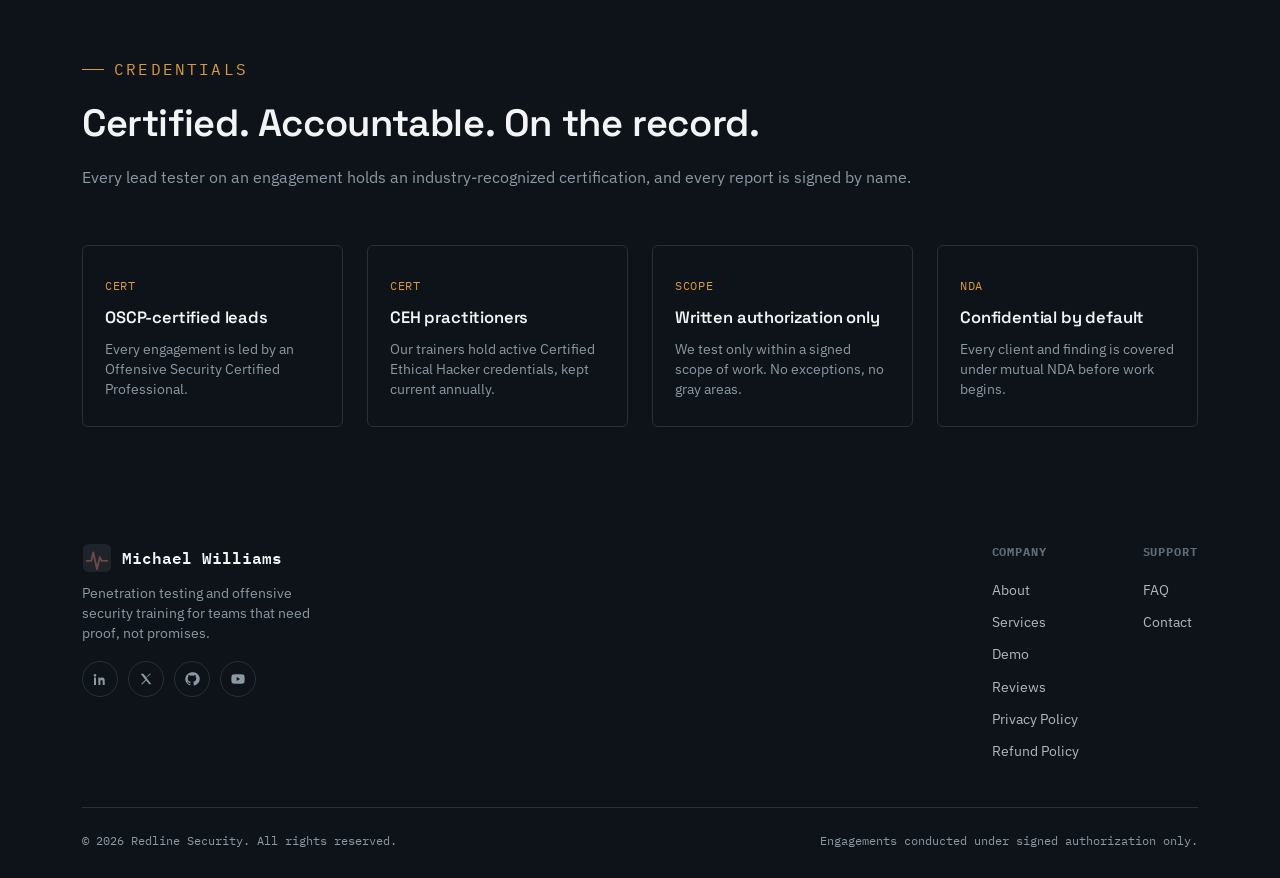
<file: about/index.html>
<!DOCTYPE html>
<html lang="en">
<head>
    <meta charset="UTF-8" />
    <meta name="viewport" content="width=device-width, initial-scale=1.0" />
    <title>Michael Williams— About</title>
    <meta name="description" content="Redline Security was founded by operators who got tired of reports nobody read. We're testers first, consultants second." />
    <link rel="icon" href="../assets/logo.png" type="image/png" />
    <link rel="preconnect" href="https://fonts.googleapis.com" />
    <link rel="preconnect" href="https://fonts.gstatic.com" crossorigin />
    <link href="https://fonts.googleapis.com/css2?family=Space+Grotesk:wght@400;500;600;700&family=IBM+Plex+Sans:wght@400;500;600&family=IBM+Plex+Mono:wght@400;500;600&display=swap" rel="stylesheet" />
    <link rel="stylesheet" href="../styles.css" />
    <style>
        .page-wrap {
            opacity: 1;
            transform: translateY(0);
            transition: opacity 0.45s cubic-bezier(.22, .85, .32, 1),
                transform 0.45s cubic-bezier(.22, .85, .32, 1);
        }
        .page-wrap.is-exiting {
            opacity: 0;
            transform: translateY(-28px);
            pointer-events: none;
        }
        .page-wrap.is-entering {
            animation: fadeSlideIn 0.55s cubic-bezier(.22, .85, .32, 1) forwards;
        }
        @keyframes fadeSlideIn {
            0% { opacity: 0; transform: translateY(32px); }
            100% { opacity: 1; transform: translateY(0); }
        }
        @media (prefers-reduced-motion: reduce) {
            .page-wrap.is-exiting,
            .page-wrap.is-entering {
                animation: none !important;
                transition: none !important;
                opacity: 1 !important;
                transform: none !important;
            }
        }
    </style>
    <script>
        (function() {
            try {
                var saved = localStorage.getItem('redline-theme');
                var theme = saved || (window.matchMedia('(prefers-color-scheme: dark)').matches ? 'dark' : 'light');
                document.documentElement.setAttribute('data-theme', theme);
            } catch (e) {}
        })();
    </script>
</head>
<body>

    <!-- ===== SPRITE ===== -->
    <svg width="0" height="0" style="position:absolute" aria-hidden="true">
        <defs>
            <symbol id="icon-network" viewBox="0 0 24 24"><circle cx="12" cy="5" r="2.4"/><circle cx="5" cy="19" r="2.4"/><circle cx="19" cy="19" r="2.4"/><path d="M12 7.4V13M12 13 6.6 17M12 13l5.4 4"/></symbol>
            <symbol id="icon-cloud" viewBox="0 0 24 24"><path d="M7 18h10a4 4 0 0 0 .6-7.95A6 6 0 0 0 6.1 9.1 4.5 4.5 0 0 0 7 18Z"/></symbol>
            <symbol id="icon-code" viewBox="0 0 24 24"><path d="m9 8-5 4 5 4M15 8l5 4-5 4"/></symbol>
            <symbol id="icon-users" viewBox="0 0 24 24"><circle cx="9" cy="8" r="3.2"/><path d="M3 20c0-3.3 2.7-6 6-6s6 2.7 6 6"/><circle cx="18" cy="9" r="2.6"/><path d="M15.5 14.2c2.6.3 4.5 2.4 4.5 5"/></symbol>
            <symbol id="icon-flag" viewBox="0 0 24 24"><path d="M5 3v18M5 4h11l-2.5 3.5L16 11H5"/></symbol>
            <symbol id="icon-doc" viewBox="0 0 24 24"><path d="M6 2h9l4 4v16H6Z"/><path d="M15 2v4h4M9 12h7M9 16h7M9 8h3"/></symbol>
            <symbol id="icon-compass" viewBox="0 0 24 24"><circle cx="12" cy="12" r="9.5"/><path d="m15 8-2 5-5 2 2-5 5-2Z"/></symbol>
            <symbol id="icon-building" viewBox="0 0 24 24"><path d="M4 21V5l8-3v19M12 21V9l8 3v9"/><path d="M8 9h.01M8 13h.01M8 17h.01M16 14h.01M16 18h.01"/></symbol>
            <symbol id="icon-chat" viewBox="0 0 24 24"><path d="M21 12a8 8 0 1 1-3.4-6.5"/><path d="M21 3v6h-6"/></symbol>
            <symbol id="icon-play" viewBox="0 0 24 24"><path d="M8 5v14l11-7Z"/></symbol>
            <symbol id="icon-star" viewBox="0 0 24 24"><path d="m12 2 3.1 6.7 7.4.8-5.5 5 1.6 7.3L12 18.2 5.4 21.8 7 14.5 1.5 9.5l7.4-.8Z"/></symbol>
        </defs>
    </svg>

    <!-- ===== SCROLL PROGRESS ===== -->
    <div class="scroll-progress" id="scrollProgress"></div>

    <!-- ===== HEADER ===== -->
    <header id="siteHeader">
        <div class="wrap nav">
            <!--LOGO -->
            <a class="logo" href="../">
                <img src="../assets/logo.png" alt="Redline Security logo" class="logo-img" style="height:50px; width: 70px; border-radius: 100%; flex-shrink:0;" />
                <span class="logo-text">Michael<span class="logo-sub">Williams</span></span>
            </a>
            <nav class="nav-links" id="navLinks">
                <a href="../" data-nav>Home</a>
                <a href="./" data-nav class="active">About</a>
                <a href="../services/" data-nav>Services</a>
                <a href="../demo/" data-nav>Demo</a>
                <a href="../reviews/" data-nav>Reviews</a>
                <a href="../faq/" data-nav>FAQ</a>
            </nav>
            <button class="theme-toggle" id="themeToggle" aria-label="Switch to dark mode" aria-pressed="false" type="button">
                <span class="theme-toggle-track">
                    <span class="theme-toggle-thumb">
                        <svg class="icon-sun" viewBox="0 0 24 24" aria-hidden="true"><circle cx="12" cy="12" r="4.4"/><g class="sun-rays"><line x1="12" y1="1.5" x2="12" y2="4.5"/><line x1="12" y1="19.5" x2="12" y2="22.5"/><line x1="1.5" y1="12" x2="4.5" y2="12"/><line x1="19.5" y1="12" x2="22.5" y2="12"/><line x1="4.4" y1="4.4" x2="6.5" y2="6.5"/><line x1="17.5" y1="17.5" x2="19.6" y2="19.6"/><line x1="4.4" y1="19.6" x2="6.5" y2="17.5"/><line x1="17.5" y1="6.5" x2="19.6" y2="4.4"/></g></svg>
                        <svg class="icon-moon" viewBox="0 0 24 24" aria-hidden="true"><path d="M20 14.5A8.5 8.5 0 0 1 9.5 4a8.5 8.5 0 1 0 10.5 10.5Z"/></svg>
                    </span>
                </span>
            </button>
            <a class="nav-cta" href="../contact/"><span>Request Assessment</span></a>
            <button class="burger" id="burger" aria-label="Open menu" aria-expanded="false">
                <span></span><span></span><span></span>
            </button>
        </div>
    </header>

    <!-- ===== PAGE WRAP ===== -->
    <main class="page-wrap is-entering" id="pageWrap">

        <!-- ===== ABOUT SECTION ===== -->
        <section class="section about" id="about" style="padding-top:120px;">
            <div class="wrap about-grid">
                <div class="reveal">
                    <p class="eyebrow">About Redline</p>
                    <h2>GET PROFESSIONAL INVESTIGATORS & HACKERS </h2>
                    <p class="about-lede">Do you require the services of a professional hacker but find it challenging to identify a trustworthy source? Your search ends here. I am a certified ethical hacker with a proven track record spanning years in the dark web and over 7000 positive ratings across the deep web. My firm, Redline, stands as one of the internet’s most reputable and highly-rated cybersecurity teams. Rest assured, your privacy and security are our highest priorities, and we are dedicated to maintaining the utmost confidentiality and safeguarding your data. Don’t hesitate to get in touch with us today! </p>
                    <div class="about-values">
                        <div class="about-value">
                            <svg viewBox="0 0 24 24" aria-hidden="true"><path d="M12 2 4 6v6c0 5 3.6 8.7 8 10 4.4-1.3 8-5 8-10V6l-8-4Z"/></svg>
                            <div><h4>PHONE HACKING SERVICE</h4><p>If you're in need of expert assistance in mobile device security and digital investigations, you've come to the right place. TrinityCEH offers a range of services to meet your needs, including intrusion detection to identify unauthorized access and certified ethical hackers who can remotely assess iPhone security. Our mobile device security service connects you with skilled professionals to ensure the task is carried out effectively, whether for personal or business purposes. </p></div>
                        </div>
                        <div class="about-value">
                            <svg viewBox="0 0 24 24" aria-hidden="true"><circle cx="12" cy="12" r="9"/><path d="M12 7v5l3.5 2"/></svg>
                            <div><h4>INVESTIGATE CHEATING SPOUSE</h4><p>Redline provides consulting services to monitor your spouse's activities, including GPS tracking and real-time communication monitoring. Suspect infidelity? We offer solutions to remotely access your spouse's phone, whether it's an iPhone or Android. Contact us for guidance on how to proceed. </p></div>
                        </div>
                        <div class="about-value">
                            <svg viewBox="0 0 24 24" aria-hidden="true"><path d="M4 20V10l8-6 8 6v10"/><path d="M9 20v-6h6v6"/></svg>
                            <div><h4>Built to be re-tested</h4><p>Our methodology is repeatable, so your fix verification is fast and free.</p></div>
                        </div>
                        <div class="about-value">
                            <svg viewBox="0 0 24 24" aria-hidden="true"><path d="M4 20V10l8-6 8 6v10"/><path d="M9 20v-6h6v6"/></svg>
                            <div><h4>GENERAL PENETRATION TESTING</h4><p>TrinityCEH is your expert ethical hacker, specializing in website security testing, intrusion detection, penetration testing, security audits, and network traffic analysis. Collaborating with other CEH firms, our mission is to enhance our clients' security and safeguard their online assets. While hacking is often associated with malicious activities like identity theft and unauthorized system access, our industry focuses on assisting businesses and individuals in strengthening their website security. </p></div>
                        </div>
                        <div class="about-value">
                            <svg viewBox="0 0 24 24" aria-hidden="true"><path d="M4 20V10l8-6 8 6v10"/><path d="M9 20v-6h6v6"/></svg>
                            <div><h4>SOCIAL MEDIA HACKING</h4><p>Looking to recover your social media accounts or connect to the dark web safely? TrinityCEH is a black hat hacker service that specializes in resolving social media challenges and enhancing online security. Our team excels in identifying digital vulnerabilities and provides premium services to help individuals regain control of their accounts and strengthen their digital safety. We also offer security consultations for businesses and individuals, featuring intrusion detection systems and ethical penetration testing, all performed with your full consent. </p></div>
                        </div>
                         <div class="about-value">
                            <svg viewBox="0 0 24 24" aria-hidden="true"><path d="M4 20V10l8-6 8 6v10"/><path d="M9 20v-6h6v6"/></svg>
                            <div><h4>RECOVER LOST CRYPTO</h4><p>Lost your crypto to hacking or scams? Our expert team uses advanced blockchain forensics and tools to trace and recover your funds, including negotiating with hackers. Contact us today for personalized help.  </p></div>
                        </div>
                    </div>
                </div>
                <div class="about-panel reveal" data-reveal-delay="120">
                    <svg viewBox="0 0 320 360" aria-hidden="true">
                        <rect x="1" y="1" width="318" height="358" rx="10"/>
                        <circle cx="160" cy="130" r="58" class="about-ring about-ring-1"/>
                        <circle cx="160" cy="130" r="84" class="about-ring about-ring-2"/>
                        <circle cx="160" cy="130" r="110" class="about-ring about-ring-3"/>
                        <path d="M110 130a50 50 0 1 1 100 0 50 50 0 0 1-100 0Z" class="about-core"/>
                        <path d="M138 130h44M160 108v44" class="about-cross"/>
                        <text x="160" y="248" text-anchor="middle" class="about-panel-label">EST. 2016</text>
                        <text x="160" y="270" text-anchor="middle" class="about-panel-sub">OSCP · CEH · CREST-ALIGNED</text>
                        <line x1="40" y1="300" x2="280" y2="300" class="about-panel-rule"/>
                        <text x="40" y="326" class="about-panel-foot">HEADQUARTERS</text>
                        <text x="40" y="344" class="about-panel-val">REMOTE-FIRST, GLOBAL COVERAGE</text>
                    </svg>
                </div>
            </div>
        </section>

        <!-- ===== ADDITIONAL CREDENTIALS STRIP ===== -->
        <section class="creds" style="padding:60px 0;">
            <div class="wrap">
                <div class="section-head reveal" style="max-width:100%;">
                    <p class="eyebrow" style="color:var(--amber);">Credentials</p>
                    <h2 style="color:var(--dark-text-bright);">Certified. Accountable. On the record.</h2>
                    <p style="color:var(--dark-text-soft);">Every lead tester on an engagement holds an industry‑recognized certification, and every report is signed by name.</p>
                </div>
                <div class="cred-row">
                    <div class="cred-card reveal">
                        <span class="mono-tag">CERT</span>
                        <h4>OSCP‑certified leads</h4>
                        <p>Every engagement is led by an Offensive Security Certified Professional.</p>
                    </div>
                    <div class="cred-card reveal" data-reveal-delay="80">
                        <span class="mono-tag">CERT</span>
                        <h4>CEH practitioners</h4>
                        <p>Our trainers hold active Certified Ethical Hacker credentials, kept current annually.</p>
                    </div>
                    <div class="cred-card reveal" data-reveal-delay="160">
                        <span class="mono-tag">SCOPE</span>
                        <h4>Written authorization only</h4>
                        <p>We test only within a signed scope of work. No exceptions, no gray areas.</p>
                    </div>
                    <div class="cred-card reveal" data-reveal-delay="240">
                        <span class="mono-tag">NDA</span>
                        <h4>Confidential by default</h4>
                        <p>Every client and finding is covered under mutual NDA before work begins.</p>
                    </div>
                </div>
            </div>
        </section>
    </main>

    <!-- ===== FOOTER ===== -->
    <footer>
        <div class="wrap">
            <div class="footer-top">
                <div class="footer-brand">
                    <div class="footer-logo">
                        <svg class="logo-mark" viewBox="0 0 32 32" aria-hidden="true">
                            <rect x="1" y="1" width="30" height="30" rx="6" />
                            <path class="logo-mark-line" d="M5 19h5l2-9 4 18 3-13 2 4h6" />
                        </svg>
                        Michael Williams
                    </div>
                    <p>Penetration testing and offensive security training for teams that need proof, not promises.</p>
                    <div class="social-row">
                        <a class="social-icon" href="#" aria-label="LinkedIn"><svg viewBox="0 0 24 24"><path d="M4.5 4.5a2 2 0 1 0 0 4 2 2 0 0 0 0-4ZM3 9.8h3V21H3ZM9.5 9.8H12v1.5h.05c.4-.75 1.5-1.6 3.1-1.6 3.3 0 3.9 2.1 3.9 4.9V21h-3v-4.9c0-1.2 0-2.7-1.6-2.7-1.6 0-1.9 1.3-1.9 2.6V21h-3Z"/></svg></a>
                        <a class="social-icon" href="#" aria-label="X"><svg viewBox="0 0 24 24"><path d="M4 4l7 9.2L4.4 20H6.6l5.6-5.9L16.7 20H20l-7.4-9.7L19.7 4h-2.2l-5.2 5.5L8 4Z"/></svg></a>
                        <a class="social-icon" href="#" aria-label="GitHub"><svg viewBox="0 0 24 24"><path d="M12 2a10 10 0 0 0-3.2 19.5c.5.1.7-.2.7-.5v-1.8c-2.8.6-3.4-1.3-3.4-1.3-.4-1.1-1.1-1.4-1.1-1.4-.9-.6.1-.6.1-.6 1 .1 1.5 1 1.5 1 .9 1.5 2.4 1.1 3 .8.1-.7.4-1.1.6-1.4-2.2-.3-4.6-1.1-4.6-5 0-1.1.4-2 1-2.7-.1-.3-.4-1.3.1-2.6 0 0 .8-.3 2.8 1a9.4 9.4 0 0 1 5 0c1.9-1.3 2.8-1 2.8-1 .5 1.3.2 2.3.1 2.6.6.7 1 1.6 1 2.7 0 3.9-2.4 4.7-4.6 5 .4.3.7 1 .7 2v3c0 .3.2.6.7.5A10 10 0 0 0 12 2Z"/></svg></a>
                        <a class="social-icon" href="#" aria-label="YouTube"><svg viewBox="0 0 24 24"><path d="M21.6 7.2a2.7 2.7 0 0 0-1.9-1.9C18 4.8 12 4.8 12 4.8s-6 0-7.7.5a2.7 2.7 0 0 0-1.9 1.9A28 28 0 0 0 2 12a28 28 0 0 0 .4 4.8 2.7 2.7 0 0 0 1.9 1.9c1.7.5 7.7.5 7.7.5s6 0 7.7-.5a2.7 2.7 0 0 0 1.9-1.9A28 28 0 0 0 22 12a28 28 0 0 0-.4-4.8ZM10 15V9l5.2 3Z"/></svg></a>
                    </div>
                </div>
                <div class="footer-cols">
                    <div class="footer-col">
                        <h5>Company</h5>
                        <a href="../about/">About</a>
                        <a href="../services/">Services</a>
                        <a href="../demo/">Demo</a>
                        <a href="../reviews/">Reviews</a>
                        <a href="../privacy/">Privacy Policy</a>
                        <a href="./">Refund Policy</a>
                    </div>
                    <div class="footer-col">
                        <h5>Support</h5>
                        <a href="../faq/">FAQ</a>
                        <a href="../contact/">Contact</a>
                    </div>
                </div>
            </div>
            <div class="footer-bottom">
                <span>© 2026 Redline Security. All rights reserved.</span>
                <span>Engagements conducted under signed authorization only.</span>
            </div>
        </div>
    </footer>

    <!-- ===== BACK TO TOP ===== -->
    <button class="back-to-top" id="backToTop" aria-label="Back to top">↑</button>

    <!-- ===== SHARED SCRIPTS ===== -->
    <script src="../script.js"></script>

    <!-- ===== PAGE-SPECIFIC INIT ===== -->
    <script>
        document.addEventListener('DOMContentLoaded', function() {
            var wrap = document.getElementById('pageWrap');
            if (wrap) wrap.classList.add('is-entering');
        });
    </script>
</body>
</html>
</file>
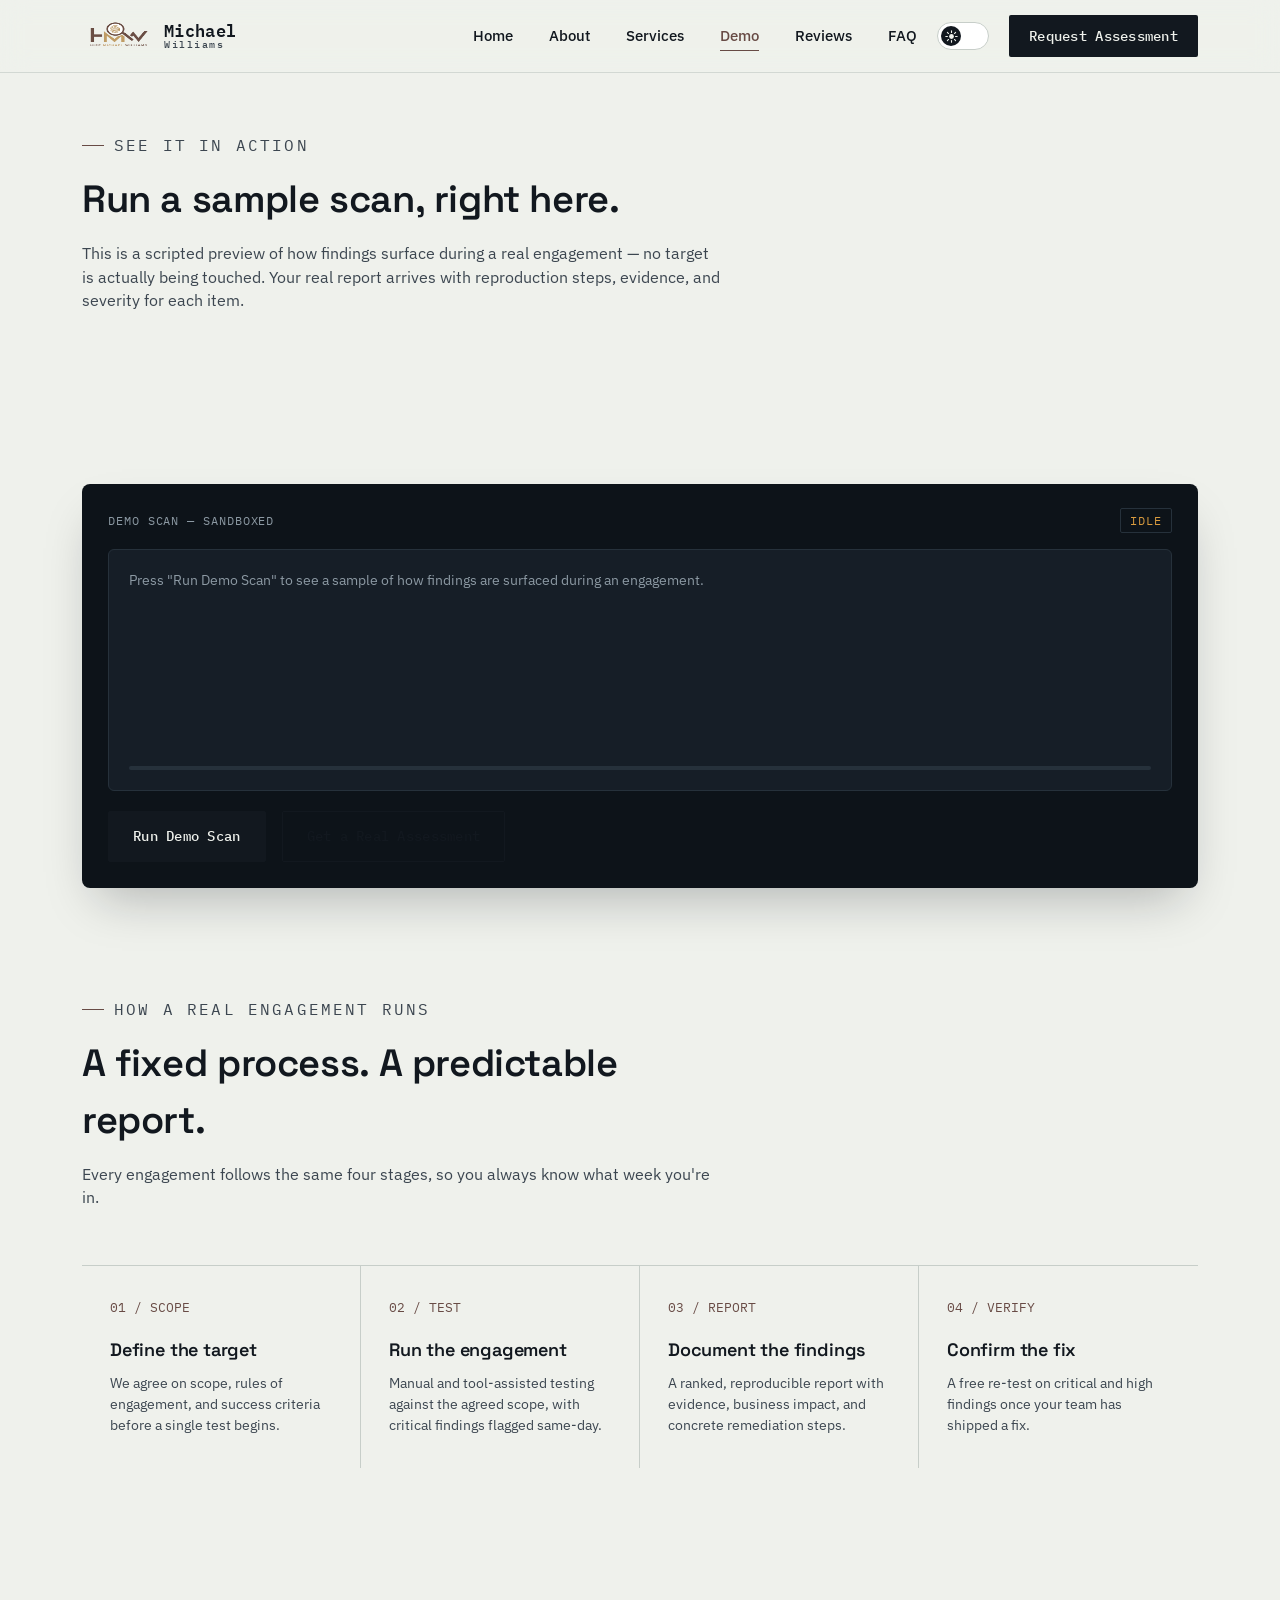
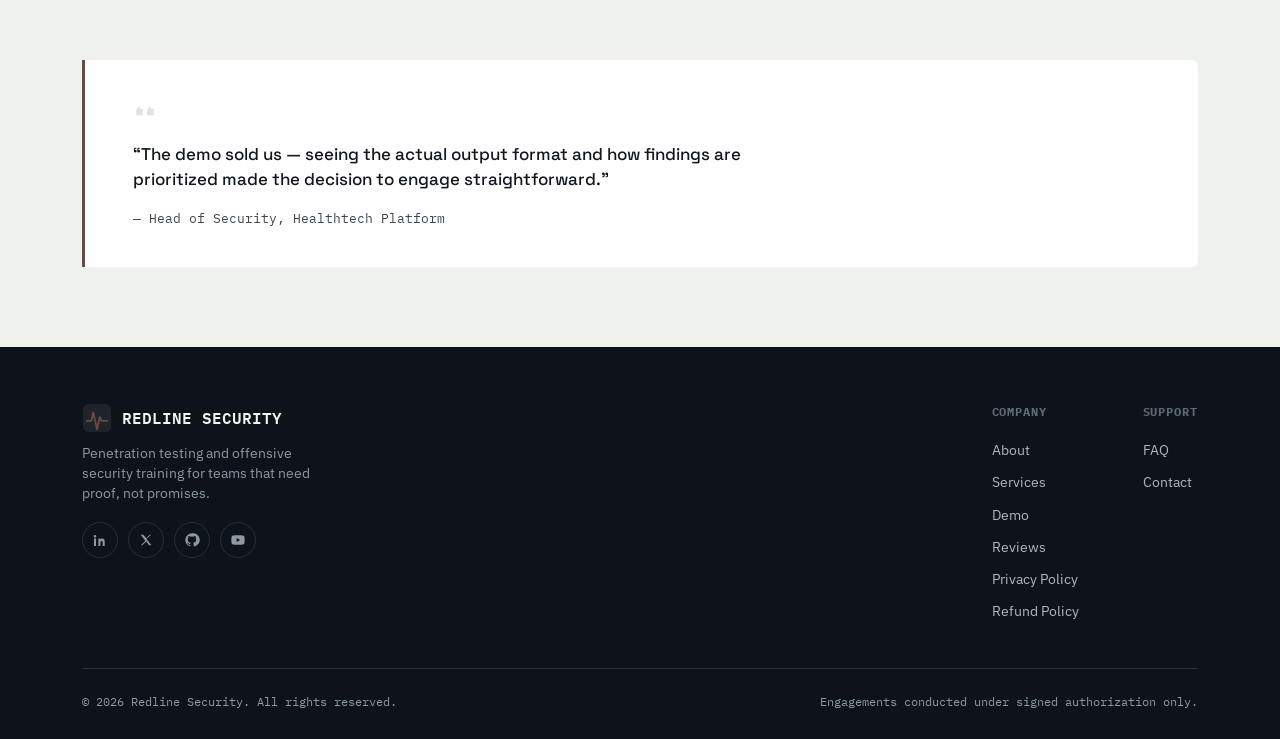
<file: contact/index.html>
<!DOCTYPE html>
<html lang="en">
<head>
    <meta charset="UTF-8" />
    <meta name="viewport" content="width=device-width, initial-scale=1.0" />
    <title>Michael Williams— contact</title>
    <meta name="description" content="Run a sample penetration test scan to see how findings surface during a real engagement — no target is actually touched." />
    <link rel="icon" href="../assets/logo.png" type="image/png" />
    <link rel="preconnect" href="https://fonts.googleapis.com" />
    <link rel="preconnect" href="https://fonts.gstatic.com" crossorigin />
    <link href="https://fonts.googleapis.com/css2?family=Space+Grotesk:wght@400;500;600;700&family=IBM+Plex+Sans:wght@400;500;600&family=IBM+Plex+Mono:wght@400;500;600&display=swap" rel="stylesheet" />
    <link rel="stylesheet" href="../styles.css" />
    <style>
        .page-wrap {
            opacity: 1;
            transform: translateY(0);
            transition: opacity 0.45s cubic-bezier(.22, .85, .32, 1),
                transform 0.45s cubic-bezier(.22, .85, .32, 1);
        }
        .page-wrap.is-exiting {
            opacity: 0;
            transform: translateY(-28px);
            pointer-events: none;
        }
        .page-wrap.is-entering {
            animation: fadeSlideIn 0.55s cubic-bezier(.22, .85, .32, 1) forwards;
        }
        @keyframes fadeSlideIn {
            0% { opacity: 0; transform: translateY(32px); }
            100% { opacity: 1; transform: translateY(0); }
        }
        @media (prefers-reduced-motion: reduce) {
            .page-wrap.is-exiting,
            .page-wrap.is-entering {
                animation: none !important;
                transition: none !important;
                opacity: 1 !important;
                transform: none !important;
            }
        }
        .demo-hero {
            padding-top: 120px;
        }
        .demo-panel {
            margin-top: 20px;
        }
    </style>
    <script>
        (function() {
            try {
                var saved = localStorage.getItem('redline-theme');
                var theme = saved || (window.matchMedia('(prefers-color-scheme: dark)').matches ? 'dark' : 'light');
                document.documentElement.setAttribute('data-theme', theme);
            } catch (e) {}
        })();
    </script>
</head>
<body>

    <!-- ===== SPRITE ===== -->
    <svg width="0" height="0" style="position:absolute" aria-hidden="true">
        <defs>
            <symbol id="icon-network" viewBox="0 0 24 24"><circle cx="12" cy="5" r="2.4"/><circle cx="5" cy="19" r="2.4"/><circle cx="19" cy="19" r="2.4"/><path d="M12 7.4V13M12 13 6.6 17M12 13l5.4 4"/></symbol>
            <symbol id="icon-cloud" viewBox="0 0 24 24"><path d="M7 18h10a4 4 0 0 0 .6-7.95A6 6 0 0 0 6.1 9.1 4.5 4.5 0 0 0 7 18Z"/></symbol>
            <symbol id="icon-code" viewBox="0 0 24 24"><path d="m9 8-5 4 5 4M15 8l5 4-5 4"/></symbol>
            <symbol id="icon-users" viewBox="0 0 24 24"><circle cx="9" cy="8" r="3.2"/><path d="M3 20c0-3.3 2.7-6 6-6s6 2.7 6 6"/><circle cx="18" cy="9" r="2.6"/><path d="M15.5 14.2c2.6.3 4.5 2.4 4.5 5"/></symbol>
            <symbol id="icon-flag" viewBox="0 0 24 24"><path d="M5 3v18M5 4h11l-2.5 3.5L16 11H5"/></symbol>
            <symbol id="icon-doc" viewBox="0 0 24 24"><path d="M6 2h9l4 4v16H6Z"/><path d="M15 2v4h4M9 12h7M9 16h7M9 8h3"/></symbol>
            <symbol id="icon-compass" viewBox="0 0 24 24"><circle cx="12" cy="12" r="9.5"/><path d="m15 8-2 5-5 2 2-5 5-2Z"/></symbol>
            <symbol id="icon-building" viewBox="0 0 24 24"><path d="M4 21V5l8-3v19M12 21V9l8 3v9"/><path d="M8 9h.01M8 13h.01M8 17h.01M16 14h.01M16 18h.01"/></symbol>
            <symbol id="icon-chat" viewBox="0 0 24 24"><path d="M21 12a8 8 0 1 1-3.4-6.5"/><path d="M21 3v6h-6"/></symbol>
            <symbol id="icon-play" viewBox="0 0 24 24"><path d="M8 5v14l11-7Z"/></symbol>
            <symbol id="icon-star" viewBox="0 0 24 24"><path d="m12 2 3.1 6.7 7.4.8-5.5 5 1.6 7.3L12 18.2 5.4 21.8 7 14.5 1.5 9.5l7.4-.8Z"/></symbol>
        </defs>
    </svg>

    <!-- ===== SCROLL PROGRESS ===== -->
    <div class="scroll-progress" id="scrollProgress"></div>

    <!-- ===== HEADER ===== -->
    <header id="siteHeader">
        <div class="wrap nav">
            <!--LOGO -->
            <a class="logo" href="../">
                <img src="../assets/logo.png" alt="Redline Security logo" class="logo-img" style="height:50px; width: 70px;border-radius: 100%; flex-shrink:0;" />
                <span class="logo-text">Michael<span class="logo-sub">Williams</span></span>
            </a>
            <nav class="nav-links" id="navLinks">
                <a href="../" data-nav>Home</a>
                <a href="../about/" data-nav>About</a>
                <a href="../services/" data-nav>Services</a>
                <a href="./" data-nav class="active">Demo</a>
                <a href="../reviews/" data-nav>Reviews</a>
                <a href="../faq/" data-nav>FAQ</a>
            </nav>
            <button class="theme-toggle" id="themeToggle" aria-label="Switch to dark mode" aria-pressed="false" type="button">
                <span class="theme-toggle-track">
                    <span class="theme-toggle-thumb">
                        <svg class="icon-sun" viewBox="0 0 24 24" aria-hidden="true"><circle cx="12" cy="12" r="4.4"/><g class="sun-rays"><line x1="12" y1="1.5" x2="12" y2="4.5"/><line x1="12" y1="19.5" x2="12" y2="22.5"/><line x1="1.5" y1="12" x2="4.5" y2="12"/><line x1="19.5" y1="12" x2="22.5" y2="12"/><line x1="4.4" y1="4.4" x2="6.5" y2="6.5"/><line x1="17.5" y1="17.5" x2="19.6" y2="19.6"/><line x1="4.4" y1="19.6" x2="6.5" y2="17.5"/><line x1="17.5" y1="6.5" x2="19.6" y2="4.4"/></g></svg>
                        <svg class="icon-moon" viewBox="0 0 24 24" aria-hidden="true"><path d="M20 14.5A8.5 8.5 0 0 1 9.5 4a8.5 8.5 0 1 0 10.5 10.5Z"/></svg>
                    </span>
                </span>
            </button>
            <a class="nav-cta" href="../contact/"><span>Request Assessment</span></a>
            <button class="burger" id="burger" aria-label="Open menu" aria-expanded="false">
                <span></span><span></span><span></span>
            </button>
        </div>
    </header>

    <!-- ===== PAGE WRAP ===== -->
    <main class="page-wrap is-entering" id="pageWrap">

        <!-- ===== DEMO HERO ===== -->
        <section class="section demo-hero">
            <div class="wrap">
                <div class="section-head reveal">
                    <p class="eyebrow">See It In Action</p>
                    <h2>Run a sample scan, right here.</h2>
                    <p>This is a scripted preview of how findings surface during a real engagement — no target is actually being touched. Your real report arrives with reproduction steps, evidence, and severity for each item.</p>
                </div>
            </div>
        </section>

        <!-- ===== DEMO PANEL ===== -->
        <section class="section" style="padding-top:0;">
            <div class="wrap">
                <div class="demo-panel reveal" data-reveal-delay="100">
                    <div class="demo-panel-head">
                        <span>DEMO SCAN — SANDBOXED</span>
                        <span class="demo-status" id="demoStatus">IDLE</span>
                    </div>
                    <div class="demo-body">
                        <div class="demo-terminal" id="demoTerminal" aria-live="polite">
                            <p class="demo-placeholder" id="demoPlaceholder">Press "Run Demo Scan" to see a sample of how findings are surfaced during an engagement.</p>
                        </div>
                        <div class="demo-progress-track">
                            <div class="demo-progress-fill" id="demoProgressFill"></div>
                        </div>
                    </div>
                    <div class="demo-panel-foot">
                        <button class="btn btn-solid demo-run" id="demoRunBtn" type="button"><span>Run Demo Scan</span></button>
                        <a class="btn btn-line" href="../contact/"><span>Get a Real Assessment</span></a>
                    </div>
                </div>
            </div>
        </section>

        <!-- ===== METHODOLOGY REMINDER ===== -->
        <section class="section method-strip" style="padding-top:0;">
            <div class="wrap">
                <div class="section-head reveal">
                    <p class="eyebrow">How a Real Engagement Runs</p>
                    <h2>A fixed process. A predictable report.</h2>
                    <p>Every engagement follows the same four stages, so you always know what week you're in.</p>
                </div>
                <div class="method-grid">
                    <div class="method-step reveal">
                        <div class="method-num">01 / SCOPE</div>
                        <h4>Define the target</h4>
                        <p>We agree on scope, rules of engagement, and success criteria before a single test begins.</p>
                    </div>
                    <div class="method-step reveal" data-reveal-delay="80">
                        <div class="method-num">02 / TEST</div>
                        <h4>Run the engagement</h4>
                        <p>Manual and tool-assisted testing against the agreed scope, with critical findings flagged same-day.</p>
                    </div>
                    <div class="method-step reveal" data-reveal-delay="160">
                        <div class="method-num">03 / REPORT</div>
                        <h4>Document the findings</h4>
                        <p>A ranked, reproducible report with evidence, business impact, and concrete remediation steps.</p>
                    </div>
                    <div class="method-step reveal" data-reveal-delay="240">
                        <div class="method-num">04 / VERIFY</div>
                        <h4>Confirm the fix</h4>
                        <p>A free re-test on critical and high findings once your team has shipped a fix.</p>
                    </div>
                </div>
            </div>
        </section>

        <!-- ===== TESTIMONIAL STRIP ===== -->
        <section style="padding:40px 0 80px;">
            <div class="wrap">
                <div class="testimonial-strip reveal">
                    <svg class="t-strip-quote" viewBox="0 0 24 24" aria-hidden="true"><path d="M7 8c-2.2 0-4 1.8-4 4v4h6v-6H6a2 2 0 0 1 2-2V8Zm10 0c-2.2 0-4 1.8-4 4v4h6v-6h-3a2 2 0 0 1 2-2V8Z"/></svg>
                    <p>“The demo sold us — seeing the actual output format and how findings are prioritized made the decision to engage straightforward.”</p>
                    <span>— Head of Security, Healthtech Platform</span>
                </div>
            </div>
        </section>

    </main>

    <!-- ===== FOOTER ===== -->
    <footer>
        <div class="wrap">
            <div class="footer-top">
                <div class="footer-brand">
                    <div class="footer-logo">
                        <svg class="logo-mark" viewBox="0 0 32 32" aria-hidden="true">
                            <rect x="1" y="1" width="30" height="30" rx="6" />
                            <path class="logo-mark-line" d="M5 19h5l2-9 4 18 3-13 2 4h6" />
                        </svg>
                        REDLINE SECURITY
                    </div>
                    <p>Penetration testing and offensive security training for teams that need proof, not promises.</p>
                    <div class="social-row">
                        <a class="social-icon" href="#" aria-label="LinkedIn"><svg viewBox="0 0 24 24"><path d="M4.5 4.5a2 2 0 1 0 0 4 2 2 0 0 0 0-4ZM3 9.8h3V21H3ZM9.5 9.8H12v1.5h.05c.4-.75 1.5-1.6 3.1-1.6 3.3 0 3.9 2.1 3.9 4.9V21h-3v-4.9c0-1.2 0-2.7-1.6-2.7-1.6 0-1.9 1.3-1.9 2.6V21h-3Z"/></svg></a>
                        <a class="social-icon" href="#" aria-label="X"><svg viewBox="0 0 24 24"><path d="M4 4l7 9.2L4.4 20H6.6l5.6-5.9L16.7 20H20l-7.4-9.7L19.7 4h-2.2l-5.2 5.5L8 4Z"/></svg></a>
                        <a class="social-icon" href="#" aria-label="GitHub"><svg viewBox="0 0 24 24"><path d="M12 2a10 10 0 0 0-3.2 19.5c.5.1.7-.2.7-.5v-1.8c-2.8.6-3.4-1.3-3.4-1.3-.4-1.1-1.1-1.4-1.1-1.4-.9-.6.1-.6.1-.6 1 .1 1.5 1 1.5 1 .9 1.5 2.4 1.1 3 .8.1-.7.4-1.1.6-1.4-2.2-.3-4.6-1.1-4.6-5 0-1.1.4-2 1-2.7-.1-.3-.4-1.3.1-2.6 0 0 .8-.3 2.8 1a9.4 9.4 0 0 1 5 0c1.9-1.3 2.8-1 2.8-1 .5 1.3.2 2.3.1 2.6.6.7 1 1.6 1 2.7 0 3.9-2.4 4.7-4.6 5 .4.3.7 1 .7 2v3c0 .3.2.6.7.5A10 10 0 0 0 12 2Z"/></svg></a>
                        <a class="social-icon" href="#" aria-label="YouTube"><svg viewBox="0 0 24 24"><path d="M21.6 7.2a2.7 2.7 0 0 0-1.9-1.9C18 4.8 12 4.8 12 4.8s-6 0-7.7.5a2.7 2.7 0 0 0-1.9 1.9A28 28 0 0 0 2 12a28 28 0 0 0 .4 4.8 2.7 2.7 0 0 0 1.9 1.9c1.7.5 7.7.5 7.7.5s6 0 7.7-.5a2.7 2.7 0 0 0 1.9-1.9A28 28 0 0 0 22 12a28 28 0 0 0-.4-4.8ZM10 15V9l5.2 3Z"/></svg></a>
                    </div>
                </div>
                <div class="footer-cols">
                    <div class="footer-col">
                        <h5>Company</h5>
                        <a href="../about/">About</a>
                        <a href="../services/">Services</a>
                        <a href="./">Demo</a>
                        <a href="../reviews/">Reviews</a>
                        <a href="../privacy/">Privacy Policy</a>
                        <a href="./">Refund Policy</a>
                    </div>
                    <div class="footer-col">
                        <h5>Support</h5>
                        <a href="../faq/">FAQ</a>
                        <a href="../contact/">Contact</a>
                    </div>
                </div>
            </div>
            <div class="footer-bottom">
                <span>© 2026 Redline Security. All rights reserved.</span>
                <span>Engagements conducted under signed authorization only.</span>
            </div>
        </div>
    </footer>

    <!-- ===== BACK TO TOP ===== -->
    <button class="back-to-top" id="backToTop" aria-label="Back to top">↑</button>

    <!-- ===== SHARED SCRIPTS ===== -->
    <script src="../script.js"></script>

    <!-- ===== PAGE-SPECIFIC INIT ===== -->
    <script>
        document.addEventListener('DOMContentLoaded', function() {
            var wrap = document.getElementById('pageWrap');
            if (wrap) wrap.classList.add('is-entering');
        });
    </script>
</body>
</html>
</file>
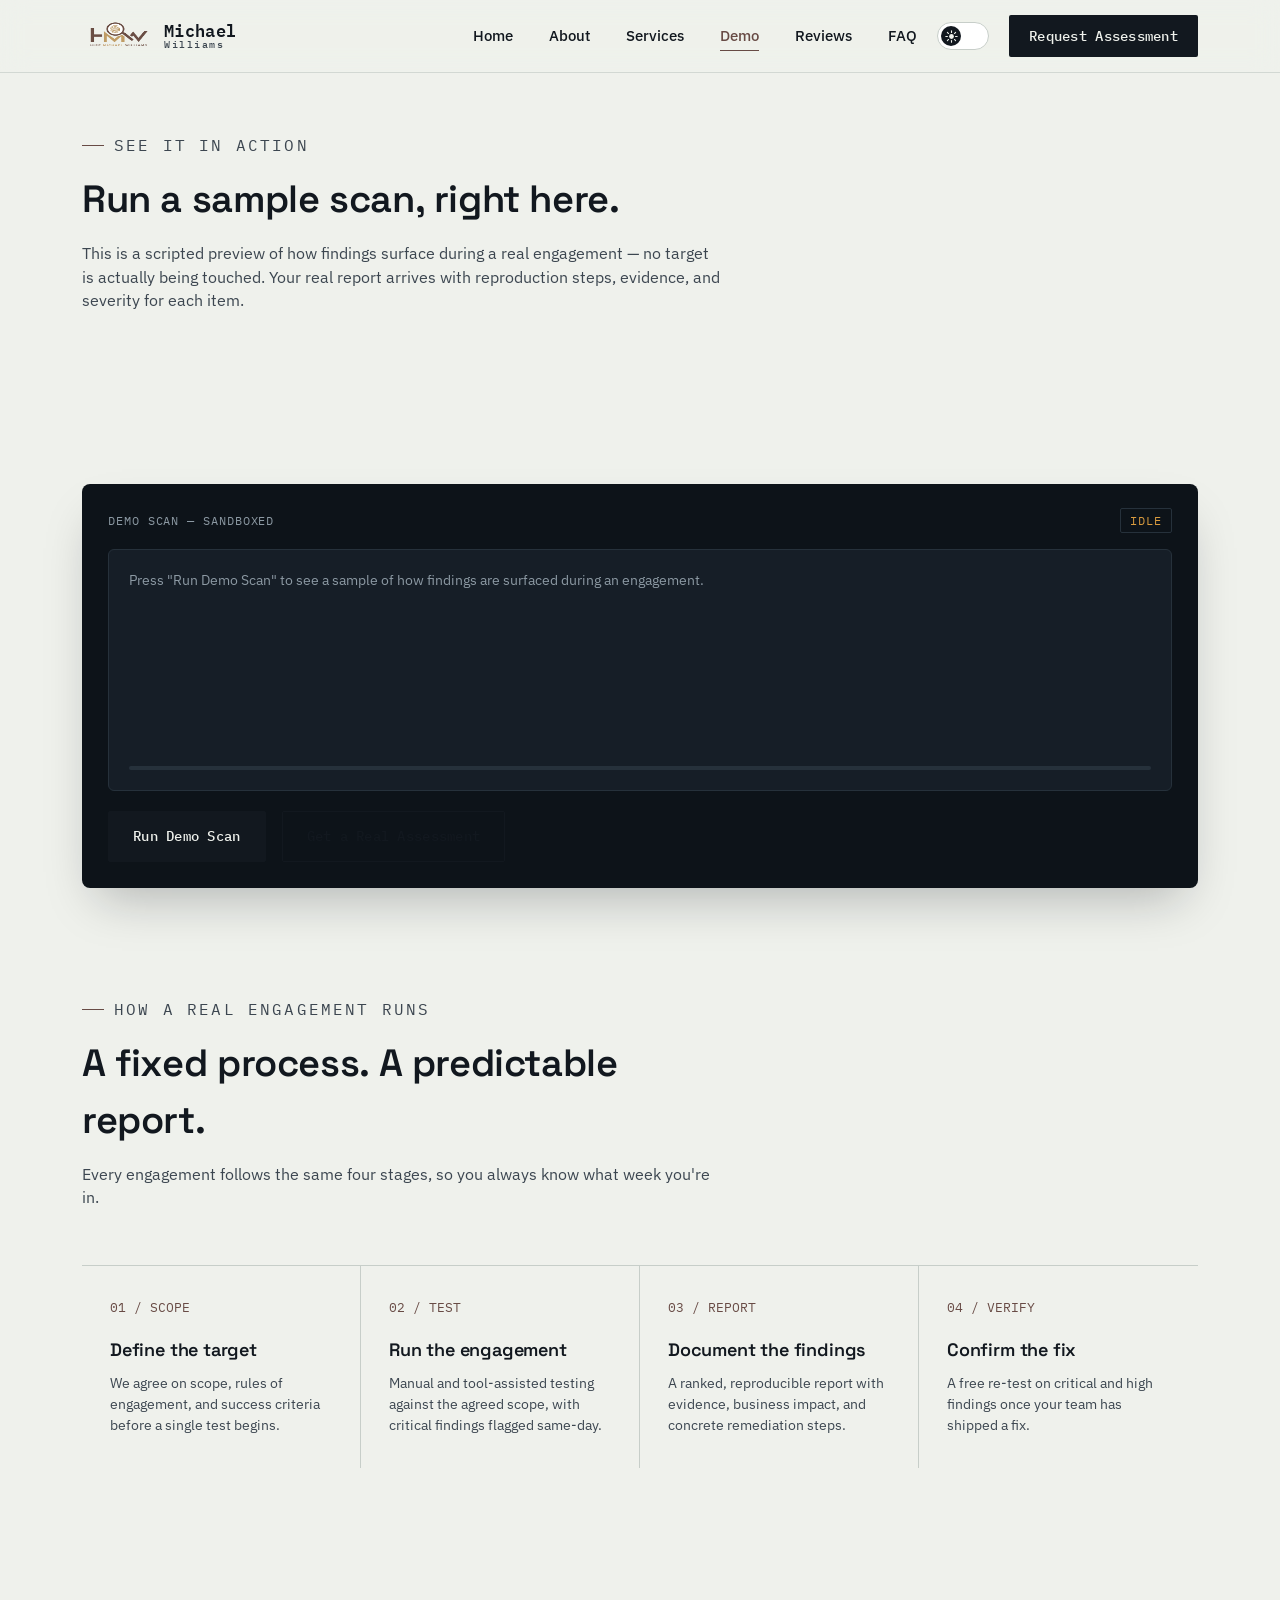
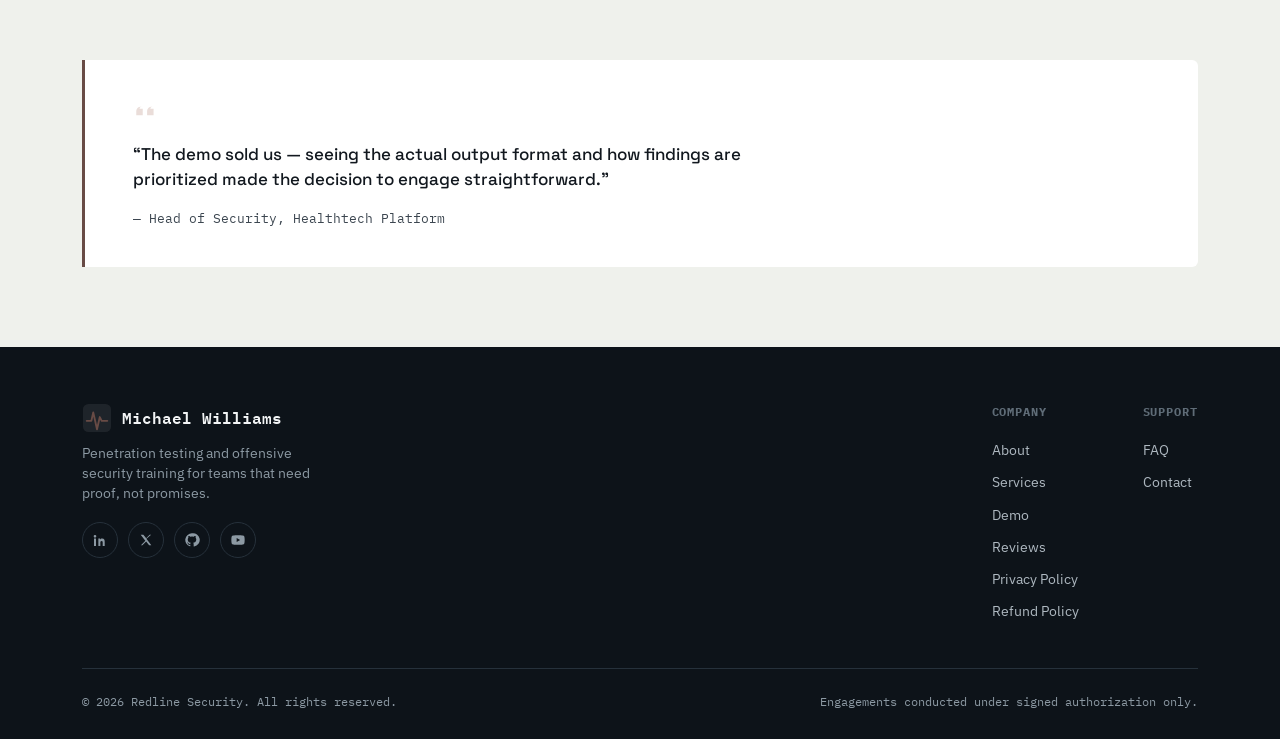
<file: demo/index.html>
<!DOCTYPE html>
<html lang="en">
<head>
    <meta charset="UTF-8" />
    <meta name="viewport" content="width=device-width, initial-scale=1.0" />
    <title>Michael Williams — Live Demo</title>
    <meta name="description" content="Run a sample penetration test scan to see how findings surface during a real engagement — no target is actually touched." />
    <link rel="icon" href="../assets/logo.png" type="image/png" />
    <link rel="preconnect" href="https://fonts.googleapis.com" />
    <link rel="preconnect" href="https://fonts.gstatic.com" crossorigin />
    <link href="https://fonts.googleapis.com/css2?family=Space+Grotesk:wght@400;500;600;700&family=IBM+Plex+Sans:wght@400;500;600&family=IBM+Plex+Mono:wght@400;500;600&display=swap" rel="stylesheet" />
    <link rel="stylesheet" href="../styles.css" />
    <style>
        .page-wrap {
            opacity: 1;
            transform: translateY(0);
            transition: opacity 0.45s cubic-bezier(.22, .85, .32, 1),
                transform 0.45s cubic-bezier(.22, .85, .32, 1);
        }
        .page-wrap.is-exiting {
            opacity: 0;
            transform: translateY(-28px);
            pointer-events: none;
        }
        .page-wrap.is-entering {
            animation: fadeSlideIn 0.55s cubic-bezier(.22, .85, .32, 1) forwards;
        }
        @keyframes fadeSlideIn {
            0% { opacity: 0; transform: translateY(32px); }
            100% { opacity: 1; transform: translateY(0); }
        }
        @media (prefers-reduced-motion: reduce) {
            .page-wrap.is-exiting,
            .page-wrap.is-entering {
                animation: none !important;
                transition: none !important;
                opacity: 1 !important;
                transform: none !important;
            }
        }
        .demo-hero {
            padding-top: 120px;
        }
        .demo-panel {
            margin-top: 20px;
        }
    </style>
    <script>
        (function() {
            try {
                var saved = localStorage.getItem('redline-theme');
                var theme = saved || (window.matchMedia('(prefers-color-scheme: dark)').matches ? 'dark' : 'light');
                document.documentElement.setAttribute('data-theme', theme);
            } catch (e) {}
        })();
    </script>
</head>
<body>

    <!-- ===== SPRITE ===== -->
    <svg width="0" height="0" style="position:absolute" aria-hidden="true">
        <defs>
            <symbol id="icon-network" viewBox="0 0 24 24"><circle cx="12" cy="5" r="2.4"/><circle cx="5" cy="19" r="2.4"/><circle cx="19" cy="19" r="2.4"/><path d="M12 7.4V13M12 13 6.6 17M12 13l5.4 4"/></symbol>
            <symbol id="icon-cloud" viewBox="0 0 24 24"><path d="M7 18h10a4 4 0 0 0 .6-7.95A6 6 0 0 0 6.1 9.1 4.5 4.5 0 0 0 7 18Z"/></symbol>
            <symbol id="icon-code" viewBox="0 0 24 24"><path d="m9 8-5 4 5 4M15 8l5 4-5 4"/></symbol>
            <symbol id="icon-users" viewBox="0 0 24 24"><circle cx="9" cy="8" r="3.2"/><path d="M3 20c0-3.3 2.7-6 6-6s6 2.7 6 6"/><circle cx="18" cy="9" r="2.6"/><path d="M15.5 14.2c2.6.3 4.5 2.4 4.5 5"/></symbol>
            <symbol id="icon-flag" viewBox="0 0 24 24"><path d="M5 3v18M5 4h11l-2.5 3.5L16 11H5"/></symbol>
            <symbol id="icon-doc" viewBox="0 0 24 24"><path d="M6 2h9l4 4v16H6Z"/><path d="M15 2v4h4M9 12h7M9 16h7M9 8h3"/></symbol>
            <symbol id="icon-compass" viewBox="0 0 24 24"><circle cx="12" cy="12" r="9.5"/><path d="m15 8-2 5-5 2 2-5 5-2Z"/></symbol>
            <symbol id="icon-building" viewBox="0 0 24 24"><path d="M4 21V5l8-3v19M12 21V9l8 3v9"/><path d="M8 9h.01M8 13h.01M8 17h.01M16 14h.01M16 18h.01"/></symbol>
            <symbol id="icon-chat" viewBox="0 0 24 24"><path d="M21 12a8 8 0 1 1-3.4-6.5"/><path d="M21 3v6h-6"/></symbol>
            <symbol id="icon-play" viewBox="0 0 24 24"><path d="M8 5v14l11-7Z"/></symbol>
            <symbol id="icon-star" viewBox="0 0 24 24"><path d="m12 2 3.1 6.7 7.4.8-5.5 5 1.6 7.3L12 18.2 5.4 21.8 7 14.5 1.5 9.5l7.4-.8Z"/></symbol>
        </defs>
    </svg>

    <!-- ===== SCROLL PROGRESS ===== -->
    <div class="scroll-progress" id="scrollProgress"></div>

    <!-- ===== HEADER ===== -->
    <header id="siteHeader">
        <div class="wrap nav">
            <!--LOGO -->
            <a class="logo" href="../">
                <img src="../assets/logo.png" alt="Redline Security logo" class="logo-img" style="height:50px; width: 70px; border-radius: 100%; flex-shrink:0;" />
                <span class="logo-text">Michael<span class="logo-sub">Williams</span></span>
            </a>
            <nav class="nav-links" id="navLinks">
                <a href="../" data-nav>Home</a>
                <a href="../about/" data-nav>About</a>
                <a href="../services/" data-nav>Services</a>
                <a href="./" data-nav class="active">Demo</a>
                <a href="../reviews/" data-nav>Reviews</a>
                <a href="../faq/" data-nav>FAQ</a>
            </nav>
            <button class="theme-toggle" id="themeToggle" aria-label="Switch to dark mode" aria-pressed="false" type="button">
                <span class="theme-toggle-track">
                    <span class="theme-toggle-thumb">
                        <svg class="icon-sun" viewBox="0 0 24 24" aria-hidden="true"><circle cx="12" cy="12" r="4.4"/><g class="sun-rays"><line x1="12" y1="1.5" x2="12" y2="4.5"/><line x1="12" y1="19.5" x2="12" y2="22.5"/><line x1="1.5" y1="12" x2="4.5" y2="12"/><line x1="19.5" y1="12" x2="22.5" y2="12"/><line x1="4.4" y1="4.4" x2="6.5" y2="6.5"/><line x1="17.5" y1="17.5" x2="19.6" y2="19.6"/><line x1="4.4" y1="19.6" x2="6.5" y2="17.5"/><line x1="17.5" y1="6.5" x2="19.6" y2="4.4"/></g></svg>
                        <svg class="icon-moon" viewBox="0 0 24 24" aria-hidden="true"><path d="M20 14.5A8.5 8.5 0 0 1 9.5 4a8.5 8.5 0 1 0 10.5 10.5Z"/></svg>
                    </span>
                </span>
            </button>
            <a class="nav-cta" href="../contact/"><span>Request Assessment</span></a>
            <button class="burger" id="burger" aria-label="Open menu" aria-expanded="false">
                <span></span><span></span><span></span>
            </button>
        </div>
    </header>

    <!-- ===== PAGE WRAP ===== -->
    <main class="page-wrap is-entering" id="pageWrap">

        <!-- ===== DEMO HERO ===== -->
        <section class="section demo-hero">
            <div class="wrap">
                <div class="section-head reveal">
                    <p class="eyebrow">See It In Action</p>
                    <h2>Run a sample scan, right here.</h2>
                    <p>This is a scripted preview of how findings surface during a real engagement — no target is actually being touched. Your real report arrives with reproduction steps, evidence, and severity for each item.</p>
                </div>
            </div>
        </section>

        <!-- ===== DEMO PANEL ===== -->
        <section class="section" style="padding-top:0;">
            <div class="wrap">
                <div class="demo-panel reveal" data-reveal-delay="100">
                    <div class="demo-panel-head">
                        <span>DEMO SCAN — SANDBOXED</span>
                        <span class="demo-status" id="demoStatus">IDLE</span>
                    </div>
                    <div class="demo-body">
                        <div class="demo-terminal" id="demoTerminal" aria-live="polite">
                            <p class="demo-placeholder" id="demoPlaceholder">Press "Run Demo Scan" to see a sample of how findings are surfaced during an engagement.</p>
                        </div>
                        <div class="demo-progress-track">
                            <div class="demo-progress-fill" id="demoProgressFill"></div>
                        </div>
                    </div>
                    <div class="demo-panel-foot">
                        <button class="btn btn-solid demo-run" id="demoRunBtn" type="button"><span>Run Demo Scan</span></button>
                        <a class="btn btn-line" href="../contact/"><span>Get a Real Assessment</span></a>
                    </div>
                </div>
            </div>
        </section>

        <!-- ===== METHODOLOGY REMINDER ===== -->
        <section class="section method-strip" style="padding-top:0;">
            <div class="wrap">
                <div class="section-head reveal">
                    <p class="eyebrow">How a Real Engagement Runs</p>
                    <h2>A fixed process. A predictable report.</h2>
                    <p>Every engagement follows the same four stages, so you always know what week you're in.</p>
                </div>
                <div class="method-grid">
                    <div class="method-step reveal">
                        <div class="method-num">01 / SCOPE</div>
                        <h4>Define the target</h4>
                        <p>We agree on scope, rules of engagement, and success criteria before a single test begins.</p>
                    </div>
                    <div class="method-step reveal" data-reveal-delay="80">
                        <div class="method-num">02 / TEST</div>
                        <h4>Run the engagement</h4>
                        <p>Manual and tool-assisted testing against the agreed scope, with critical findings flagged same-day.</p>
                    </div>
                    <div class="method-step reveal" data-reveal-delay="160">
                        <div class="method-num">03 / REPORT</div>
                        <h4>Document the findings</h4>
                        <p>A ranked, reproducible report with evidence, business impact, and concrete remediation steps.</p>
                    </div>
                    <div class="method-step reveal" data-reveal-delay="240">
                        <div class="method-num">04 / VERIFY</div>
                        <h4>Confirm the fix</h4>
                        <p>A free re-test on critical and high findings once your team has shipped a fix.</p>
                    </div>
                </div>
            </div>
        </section>

        <!-- ===== TESTIMONIAL STRIP ===== -->
        <section style="padding:40px 0 80px;">
            <div class="wrap">
                <div class="testimonial-strip reveal">
                    <svg class="t-strip-quote" viewBox="0 0 24 24" aria-hidden="true"><path d="M7 8c-2.2 0-4 1.8-4 4v4h6v-6H6a2 2 0 0 1 2-2V8Zm10 0c-2.2 0-4 1.8-4 4v4h6v-6h-3a2 2 0 0 1 2-2V8Z"/></svg>
                    <p>“The demo sold us — seeing the actual output format and how findings are prioritized made the decision to engage straightforward.”</p>
                    <span>— Head of Security, Healthtech Platform</span>
                </div>
            </div>
        </section>

    </main>

    <!-- ===== FOOTER ===== -->
    <footer>
        <div class="wrap">
            <div class="footer-top">
                <div class="footer-brand">
                    <div class="footer-logo">
                        <svg class="logo-mark" viewBox="0 0 32 32" aria-hidden="true">
                            <rect x="1" y="1" width="30" height="30" rx="6" />
                            <path class="logo-mark-line" d="M5 19h5l2-9 4 18 3-13 2 4h6" />
                        </svg>
                        Michael Williams
                    </div>
                    <p>Penetration testing and offensive security training for teams that need proof, not promises.</p>
                    <div class="social-row">
                        <a class="social-icon" href="#" aria-label="LinkedIn"><svg viewBox="0 0 24 24"><path d="M4.5 4.5a2 2 0 1 0 0 4 2 2 0 0 0 0-4ZM3 9.8h3V21H3ZM9.5 9.8H12v1.5h.05c.4-.75 1.5-1.6 3.1-1.6 3.3 0 3.9 2.1 3.9 4.9V21h-3v-4.9c0-1.2 0-2.7-1.6-2.7-1.6 0-1.9 1.3-1.9 2.6V21h-3Z"/></svg></a>
                        <a class="social-icon" href="#" aria-label="X"><svg viewBox="0 0 24 24"><path d="M4 4l7 9.2L4.4 20H6.6l5.6-5.9L16.7 20H20l-7.4-9.7L19.7 4h-2.2l-5.2 5.5L8 4Z"/></svg></a>
                        <a class="social-icon" href="#" aria-label="GitHub"><svg viewBox="0 0 24 24"><path d="M12 2a10 10 0 0 0-3.2 19.5c.5.1.7-.2.7-.5v-1.8c-2.8.6-3.4-1.3-3.4-1.3-.4-1.1-1.1-1.4-1.1-1.4-.9-.6.1-.6.1-.6 1 .1 1.5 1 1.5 1 .9 1.5 2.4 1.1 3 .8.1-.7.4-1.1.6-1.4-2.2-.3-4.6-1.1-4.6-5 0-1.1.4-2 1-2.7-.1-.3-.4-1.3.1-2.6 0 0 .8-.3 2.8 1a9.4 9.4 0 0 1 5 0c1.9-1.3 2.8-1 2.8-1 .5 1.3.2 2.3.1 2.6.6.7 1 1.6 1 2.7 0 3.9-2.4 4.7-4.6 5 .4.3.7 1 .7 2v3c0 .3.2.6.7.5A10 10 0 0 0 12 2Z"/></svg></a>
                        <a class="social-icon" href="#" aria-label="YouTube"><svg viewBox="0 0 24 24"><path d="M21.6 7.2a2.7 2.7 0 0 0-1.9-1.9C18 4.8 12 4.8 12 4.8s-6 0-7.7.5a2.7 2.7 0 0 0-1.9 1.9A28 28 0 0 0 2 12a28 28 0 0 0 .4 4.8 2.7 2.7 0 0 0 1.9 1.9c1.7.5 7.7.5 7.7.5s6 0 7.7-.5a2.7 2.7 0 0 0 1.9-1.9A28 28 0 0 0 22 12a28 28 0 0 0-.4-4.8ZM10 15V9l5.2 3Z"/></svg></a>
                    </div>
                </div>
                <div class="footer-cols">
                    <div class="footer-col">
                        <h5>Company</h5>
                        <a href="../about/">About</a>
                        <a href="../services/">Services</a>
                        <a href="./">Demo</a>
                        <a href="../reviews/">Reviews</a>
                        <a href="../privacy/">Privacy Policy</a>
                        <a href="./">Refund Policy</a>
                    </div>
                    <div class="footer-col">
                        <h5>Support</h5>
                        <a href="../faq/">FAQ</a>
                        <a href="../contact/">Contact</a>
                    </div>
                </div>
            </div>
            <div class="footer-bottom">
                <span>© 2026 Redline Security. All rights reserved.</span>
                <span>Engagements conducted under signed authorization only.</span>
            </div>
        </div>
    </footer>

    <!-- ===== BACK TO TOP ===== -->
    <button class="back-to-top" id="backToTop" aria-label="Back to top">↑</button>

    <!-- ===== SHARED SCRIPTS ===== -->
    <script src="../script.js"></script>

    <!-- ===== PAGE-SPECIFIC INIT ===== -->
    <script>
        document.addEventListener('DOMContentLoaded', function() {
            var wrap = document.getElementById('pageWrap');
            if (wrap) wrap.classList.add('is-entering');
        });
    </script>
</body>
</html>
</file>
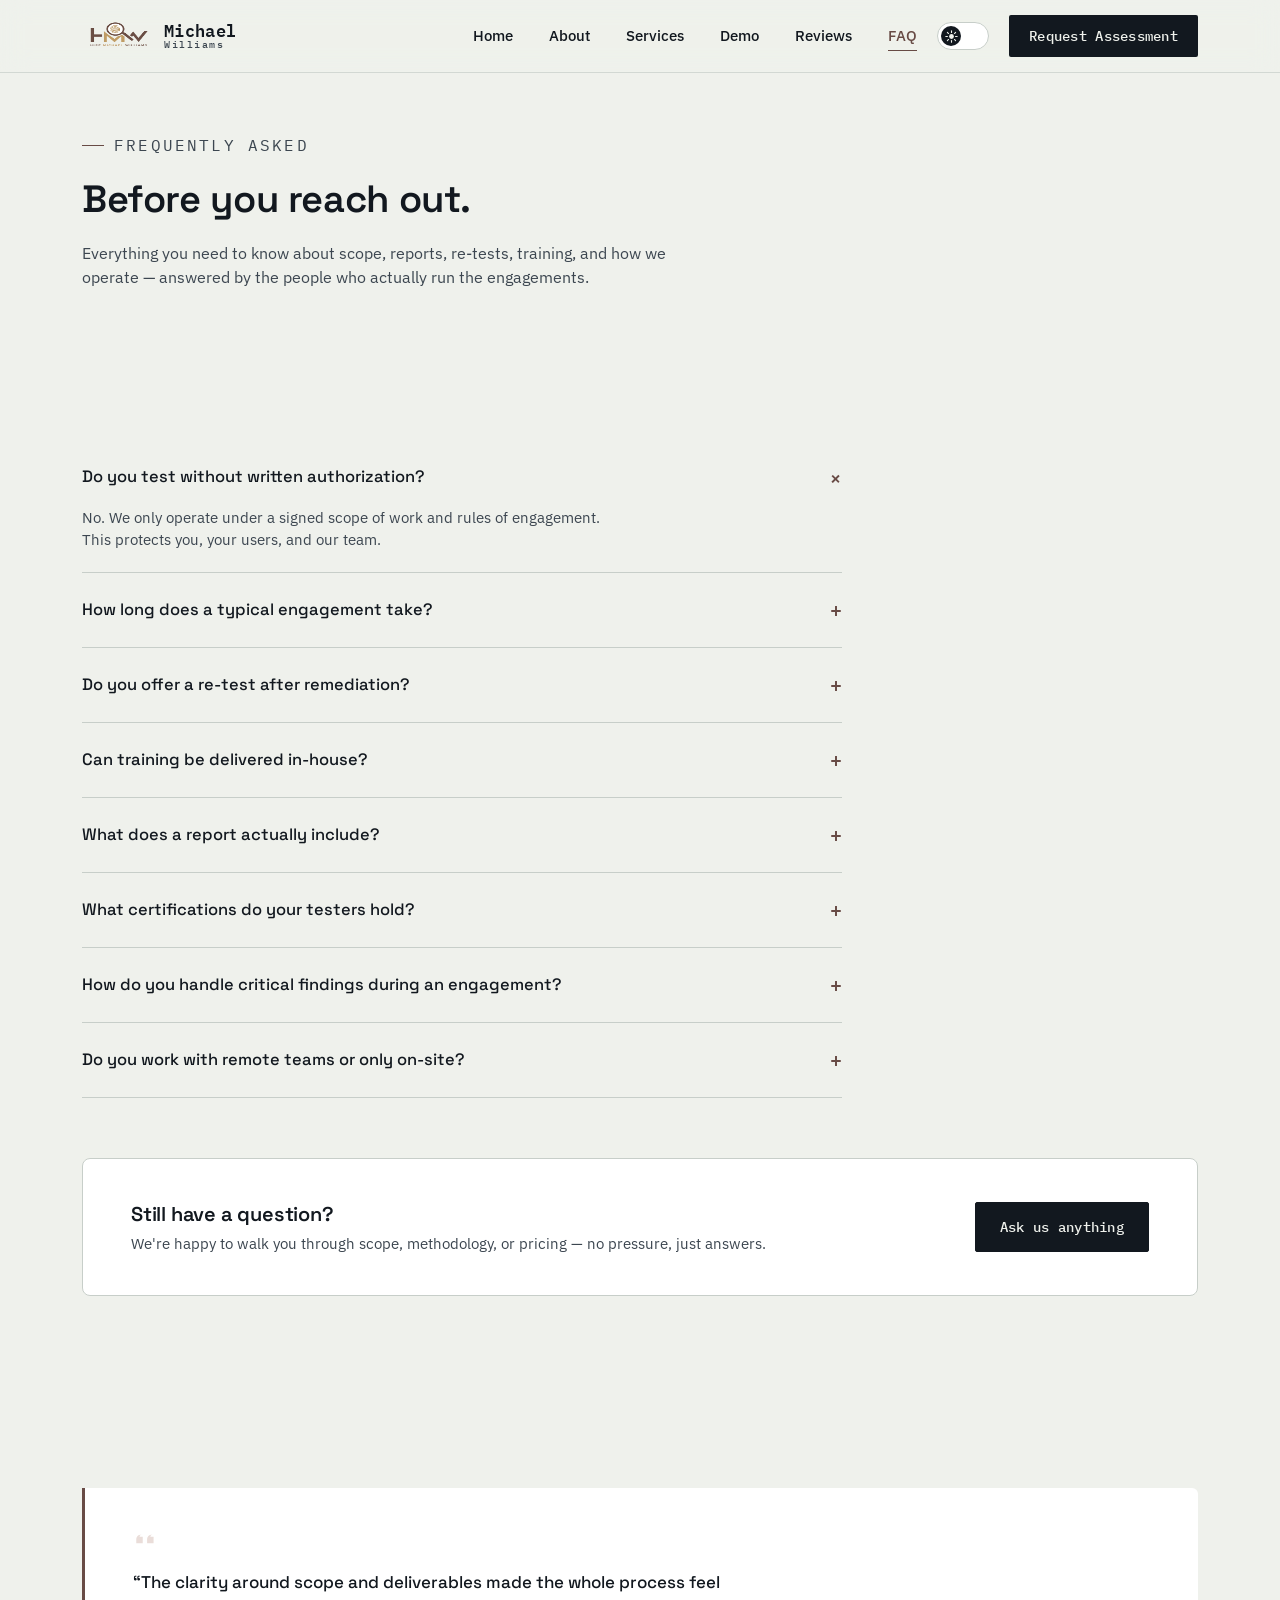
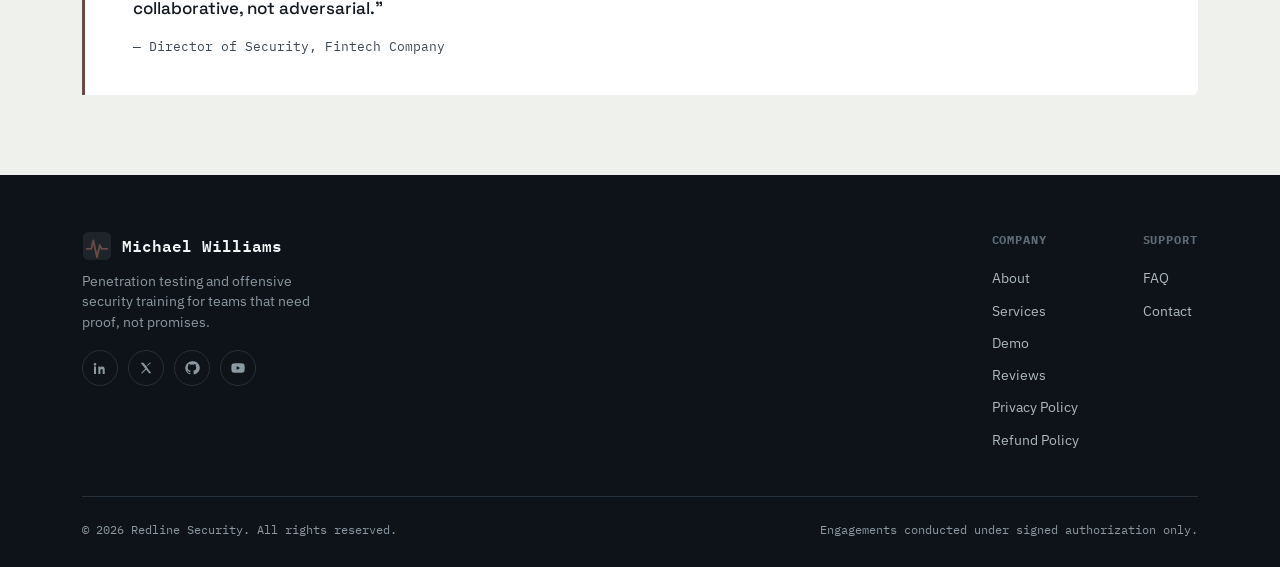
<file: faq/index.html>
<!DOCTYPE html>
<html lang="en">
<head>
    <meta charset="UTF-8" />
    <meta name="viewport" content="width=device-width, initial-scale=1.0" />
    <title>Michael Williams — FAQ</title>
    <meta name="description" content="Frequently asked questions about our penetration testing, training, scope, reports, and re-test policy." />
    <link rel="icon" href="../assets/logo.png" type="image/png" />
    <link rel="preconnect" href="https://fonts.googleapis.com" />
    <link rel="preconnect" href="https://fonts.gstatic.com" crossorigin />
    <link href="https://fonts.googleapis.com/css2?family=Space+Grotesk:wght@400;500;600;700&family=IBM+Plex+Sans:wght@400;500;600&family=IBM+Plex+Mono:wght@400;500;600&display=swap" rel="stylesheet" />
    <link rel="stylesheet" href="../styles.css" />
    <style>
        .page-wrap {
            opacity: 1;
            transform: translateY(0);
            transition: opacity 0.45s cubic-bezier(.22, .85, .32, 1),
                transform 0.45s cubic-bezier(.22, .85, .32, 1);
        }
        .page-wrap.is-exiting {
            opacity: 0;
            transform: translateY(-28px);
            pointer-events: none;
        }
        .page-wrap.is-entering {
            animation: fadeSlideIn 0.55s cubic-bezier(.22, .85, .32, 1) forwards;
        }
        @keyframes fadeSlideIn {
            0% { opacity: 0; transform: translateY(32px); }
            100% { opacity: 1; transform: translateY(0); }
        }
        @media (prefers-reduced-motion: reduce) {
            .page-wrap.is-exiting,
            .page-wrap.is-entering {
                animation: none !important;
                transition: none !important;
                opacity: 1 !important;
                transform: none !important;
            }
        }
        .faq-hero {
            padding-top: 120px;
        }
        .faq-cta-box {
            margin-top: 60px;
            background: var(--paper-raised);
            border: 1px solid var(--grid);
            border-radius: 8px;
            padding: 40px 48px;
            display: flex;
            justify-content: space-between;
            align-items: center;
            flex-wrap: wrap;
            gap: 24px;
            transition: border-color var(--theme-t) ease, background var(--theme-t) ease;
        }
        .faq-cta-box h3 {
            font-size: 20px;
            margin-bottom: 4px;
        }
        .faq-cta-box p {
            color: var(--ink-soft);
            font-size: 14.5px;
        }
        .faq-cta-box .btn {
            flex-shrink: 0;
        }
        @media (max-width: 600px) {
            .faq-cta-box {
                padding: 28px 24px;
                flex-direction: column;
                text-align: center;
            }
        }
    </style>
    <script>
        (function() {
            try {
                var saved = localStorage.getItem('redline-theme');
                var theme = saved || (window.matchMedia('(prefers-color-scheme: dark)').matches ? 'dark' : 'light');
                document.documentElement.setAttribute('data-theme', theme);
            } catch (e) {}
        })();
    </script>
</head>
<body>

    <!-- ===== SPRITE ===== -->
    <svg width="0" height="0" style="position:absolute" aria-hidden="true">
        <defs>
            <symbol id="icon-network" viewBox="0 0 24 24"><circle cx="12" cy="5" r="2.4"/><circle cx="5" cy="19" r="2.4"/><circle cx="19" cy="19" r="2.4"/><path d="M12 7.4V13M12 13 6.6 17M12 13l5.4 4"/></symbol>
            <symbol id="icon-cloud" viewBox="0 0 24 24"><path d="M7 18h10a4 4 0 0 0 .6-7.95A6 6 0 0 0 6.1 9.1 4.5 4.5 0 0 0 7 18Z"/></symbol>
            <symbol id="icon-code" viewBox="0 0 24 24"><path d="m9 8-5 4 5 4M15 8l5 4-5 4"/></symbol>
            <symbol id="icon-users" viewBox="0 0 24 24"><circle cx="9" cy="8" r="3.2"/><path d="M3 20c0-3.3 2.7-6 6-6s6 2.7 6 6"/><circle cx="18" cy="9" r="2.6"/><path d="M15.5 14.2c2.6.3 4.5 2.4 4.5 5"/></symbol>
            <symbol id="icon-flag" viewBox="0 0 24 24"><path d="M5 3v18M5 4h11l-2.5 3.5L16 11H5"/></symbol>
            <symbol id="icon-doc" viewBox="0 0 24 24"><path d="M6 2h9l4 4v16H6Z"/><path d="M15 2v4h4M9 12h7M9 16h7M9 8h3"/></symbol>
            <symbol id="icon-compass" viewBox="0 0 24 24"><circle cx="12" cy="12" r="9.5"/><path d="m15 8-2 5-5 2 2-5 5-2Z"/></symbol>
            <symbol id="icon-building" viewBox="0 0 24 24"><path d="M4 21V5l8-3v19M12 21V9l8 3v9"/><path d="M8 9h.01M8 13h.01M8 17h.01M16 14h.01M16 18h.01"/></symbol>
            <symbol id="icon-chat" viewBox="0 0 24 24"><path d="M21 12a8 8 0 1 1-3.4-6.5"/><path d="M21 3v6h-6"/></symbol>
            <symbol id="icon-play" viewBox="0 0 24 24"><path d="M8 5v14l11-7Z"/></symbol>
            <symbol id="icon-star" viewBox="0 0 24 24"><path d="m12 2 3.1 6.7 7.4.8-5.5 5 1.6 7.3L12 18.2 5.4 21.8 7 14.5 1.5 9.5l7.4-.8Z"/></symbol>
        </defs>
    </svg>

    <!-- ===== SCROLL PROGRESS ===== -->
    <div class="scroll-progress" id="scrollProgress"></div>

    <!-- ===== HEADER ===== -->
    <header id="siteHeader">
        <div class="wrap nav">
            <!--LOGO -->
            <a class="logo" href="../">
                <img src="../assets/logo.png" alt="Redline Security logo" class="logo-img" style="height:50px; width: 70px; border-radius: 100%; flex-shrink:0;" />
                <span class="logo-text">Michael<span class="logo-sub">Williams</span></span>
            </a>
            <nav class="nav-links" id="navLinks">
                <a href="../" data-nav>Home</a>
                <a href="../about/" data-nav>About</a>
                <a href="../services/" data-nav>Services</a>
                <a href="../demo/" data-nav>Demo</a>
                <a href="../reviews/" data-nav>Reviews</a>
                <a href="./" data-nav class="active">FAQ</a>
            </nav>
            <button class="theme-toggle" id="themeToggle" aria-label="Switch to dark mode" aria-pressed="false" type="button">
                <span class="theme-toggle-track">
                    <span class="theme-toggle-thumb">
                        <svg class="icon-sun" viewBox="0 0 24 24" aria-hidden="true"><circle cx="12" cy="12" r="4.4"/><g class="sun-rays"><line x1="12" y1="1.5" x2="12" y2="4.5"/><line x1="12" y1="19.5" x2="12" y2="22.5"/><line x1="1.5" y1="12" x2="4.5" y2="12"/><line x1="19.5" y1="12" x2="22.5" y2="12"/><line x1="4.4" y1="4.4" x2="6.5" y2="6.5"/><line x1="17.5" y1="17.5" x2="19.6" y2="19.6"/><line x1="4.4" y1="19.6" x2="6.5" y2="17.5"/><line x1="17.5" y1="6.5" x2="19.6" y2="4.4"/></g></svg>
                        <svg class="icon-moon" viewBox="0 0 24 24" aria-hidden="true"><path d="M20 14.5A8.5 8.5 0 0 1 9.5 4a8.5 8.5 0 1 0 10.5 10.5Z"/></svg>
                    </span>
                </span>
            </button>
            <a class="nav-cta" href="../contact/"><span>Request Assessment</span></a>
            <button class="burger" id="burger" aria-label="Open menu" aria-expanded="false">
                <span></span><span></span><span></span>
            </button>
        </div>
    </header>

    <!-- ===== PAGE WRAP ===== -->
    <main class="page-wrap is-entering" id="pageWrap">

        <!-- ===== FAQ HERO ===== -->
        <section class="section faq-hero">
            <div class="wrap">
                <div class="section-head reveal">
                    <p class="eyebrow">Frequently Asked</p>
                    <h2>Before you reach out.</h2>
                    <p>Everything you need to know about scope, reports, re-tests, training, and how we operate — answered by the people who actually run the engagements.</p>
                </div>
            </div>
        </section>

        <!-- ===== FAQ LIST ===== -->
        <section class="section" style="padding-top:0;">
            <div class="wrap">
                <div class="faq-list reveal">
                    <details open>
                        <summary>Do you test without written authorization?<span class="plus">+</span></summary>
                        <p>No. We only operate under a signed scope of work and rules of engagement. This protects you, your users, and our team.</p>
                    </details>
                    <details>
                        <summary>How long does a typical engagement take?<span class="plus">+</span></summary>
                        <p>Most assessments run 1–3 weeks depending on scope, with critical findings flagged to your team as soon as they're confirmed — not held until the final report.</p>
                    </details>
                    <details>
                        <summary>Do you offer a re-test after remediation?<span class="plus">+</span></summary>
                        <p>Yes. One re-test on critical and high-severity findings is included in every assessment engagement.</p>
                    </details>
                    <details>
                        <summary>Can training be delivered in-house?<span class="plus">+</span></summary>
                        <p>Yes. Our training track runs as public cohorts or as a private, in-house program scoped to your team's stack and threat model.</p>
                    </details>
                    <details>
                        <summary>What does a report actually include?<span class="plus">+</span></summary>
                        <p>An executive summary, a ranked findings list with evidence and business impact, and step-by-step remediation guidance for each issue.</p>
                    </details>
                    <details>
                        <summary>What certifications do your testers hold?<span class="plus">+</span></summary>
                        <p>Every lead tester holds OSCP (Offensive Security Certified Professional) and our trainers maintain active CEH (Certified Ethical Hacker) credentials, refreshed annually.</p>
                    </details>
                    <details>
                        <summary>How do you handle critical findings during an engagement?<span class="plus">+</span></summary>
                        <p>Critical findings are flagged to your designated point of contact within hours of confirmation — we don't wait for the final report to alert you to something that needs immediate attention.</p>
                    </details>
                    <details>
                        <summary>Do you work with remote teams or only on-site?<span class="plus">+</span></summary>
                        <p>We're remote-first and work with teams globally. All testing is conducted remotely unless a client specifically requests an on-site engagement.</p>
                    </details>
                </div>

                <!-- ===== CTA BOX ===== -->
                <div class="faq-cta-box reveal" data-reveal-delay="120">
                    <div>
                        <h3>Still have a question?</h3>
                        <p>We're happy to walk you through scope, methodology, or pricing — no pressure, just answers.</p>
                    </div>
                    <a class="btn btn-solid" href="../contact/"><span>Ask us anything</span></a>
                </div>
            </div>
        </section>

        <!-- ===== TESTIMONIAL STRIP ===== -->
        <section style="padding:40px 0 80px;">
            <div class="wrap">
                <div class="testimonial-strip reveal">
                    <svg class="t-strip-quote" viewBox="0 0 24 24" aria-hidden="true"><path d="M7 8c-2.2 0-4 1.8-4 4v4h6v-6H6a2 2 0 0 1 2-2V8Zm10 0c-2.2 0-4 1.8-4 4v4h6v-6h-3a2 2 0 0 1 2-2V8Z"/></svg>
                    <p>“The clarity around scope and deliverables made the whole process feel collaborative, not adversarial.”</p>
                    <span>— Director of Security, Fintech Company</span>
                </div>
            </div>
        </section>

    </main>

    <!-- ===== FOOTER ===== -->
    <footer>
        <div class="wrap">
            <div class="footer-top">
                <div class="footer-brand">
                    <div class="footer-logo">
                        <svg class="logo-mark" viewBox="0 0 32 32" aria-hidden="true">
                            <rect x="1" y="1" width="30" height="30" rx="6" />
                            <path class="logo-mark-line" d="M5 19h5l2-9 4 18 3-13 2 4h6" />
                        </svg>
                        Michael Williams
                    </div>
                    <p>Penetration testing and offensive security training for teams that need proof, not promises.</p>
                    <div class="social-row">
                        <a class="social-icon" href="#" aria-label="LinkedIn"><svg viewBox="0 0 24 24"><path d="M4.5 4.5a2 2 0 1 0 0 4 2 2 0 0 0 0-4ZM3 9.8h3V21H3ZM9.5 9.8H12v1.5h.05c.4-.75 1.5-1.6 3.1-1.6 3.3 0 3.9 2.1 3.9 4.9V21h-3v-4.9c0-1.2 0-2.7-1.6-2.7-1.6 0-1.9 1.3-1.9 2.6V21h-3Z"/></svg></a>
                        <a class="social-icon" href="#" aria-label="X"><svg viewBox="0 0 24 24"><path d="M4 4l7 9.2L4.4 20H6.6l5.6-5.9L16.7 20H20l-7.4-9.7L19.7 4h-2.2l-5.2 5.5L8 4Z"/></svg></a>
                        <a class="social-icon" href="#" aria-label="GitHub"><svg viewBox="0 0 24 24"><path d="M12 2a10 10 0 0 0-3.2 19.5c.5.1.7-.2.7-.5v-1.8c-2.8.6-3.4-1.3-3.4-1.3-.4-1.1-1.1-1.4-1.1-1.4-.9-.6.1-.6.1-.6 1 .1 1.5 1 1.5 1 .9 1.5 2.4 1.1 3 .8.1-.7.4-1.1.6-1.4-2.2-.3-4.6-1.1-4.6-5 0-1.1.4-2 1-2.7-.1-.3-.4-1.3.1-2.6 0 0 .8-.3 2.8 1a9.4 9.4 0 0 1 5 0c1.9-1.3 2.8-1 2.8-1 .5 1.3.2 2.3.1 2.6.6.7 1 1.6 1 2.7 0 3.9-2.4 4.7-4.6 5 .4.3.7 1 .7 2v3c0 .3.2.6.7.5A10 10 0 0 0 12 2Z"/></svg></a>
                        <a class="social-icon" href="#" aria-label="YouTube"><svg viewBox="0 0 24 24"><path d="M21.6 7.2a2.7 2.7 0 0 0-1.9-1.9C18 4.8 12 4.8 12 4.8s-6 0-7.7.5a2.7 2.7 0 0 0-1.9 1.9A28 28 0 0 0 2 12a28 28 0 0 0 .4 4.8 2.7 2.7 0 0 0 1.9 1.9c1.7.5 7.7.5 7.7.5s6 0 7.7-.5a2.7 2.7 0 0 0 1.9-1.9A28 28 0 0 0 22 12a28 28 0 0 0-.4-4.8ZM10 15V9l5.2 3Z"/></svg></a>
                    </div>
                </div>
                <div class="footer-cols">
                    <div class="footer-col">
                        <h5>Company</h5>
                        <a href="../about/">About</a>
                        <a href="../services/">Services</a>
                        <a href="../demo/">Demo</a>
                        <a href="../reviews/">Reviews</a>
                        <a href="../privacy/">Privacy Policy</a>
                        <a href="./">Refund Policy</a>
                    </div>
                    <div class="footer-col">
                        <h5>Support</h5>
                        <a href="./">FAQ</a>
                        <a href="../contact/">Contact</a>
                    </div>
                </div>
            </div>
            <div class="footer-bottom">
                <span>© 2026 Redline Security. All rights reserved.</span>
                <span>Engagements conducted under signed authorization only.</span>
            </div>
        </div>
    </footer>

    <!-- ===== BACK TO TOP ===== -->
    <button class="back-to-top" id="backToTop" aria-label="Back to top">↑</button>

    <!-- ===== SHARED SCRIPTS ===== -->
    <script src="../script.js"></script>

    <!-- ===== PAGE-SPECIFIC INIT ===== -->
    <script>
        document.addEventListener('DOMContentLoaded', function() {
            var wrap = document.getElementById('pageWrap');
            if (wrap) wrap.classList.add('is-entering');
        });
    </script>
</body>
</html>
</file>
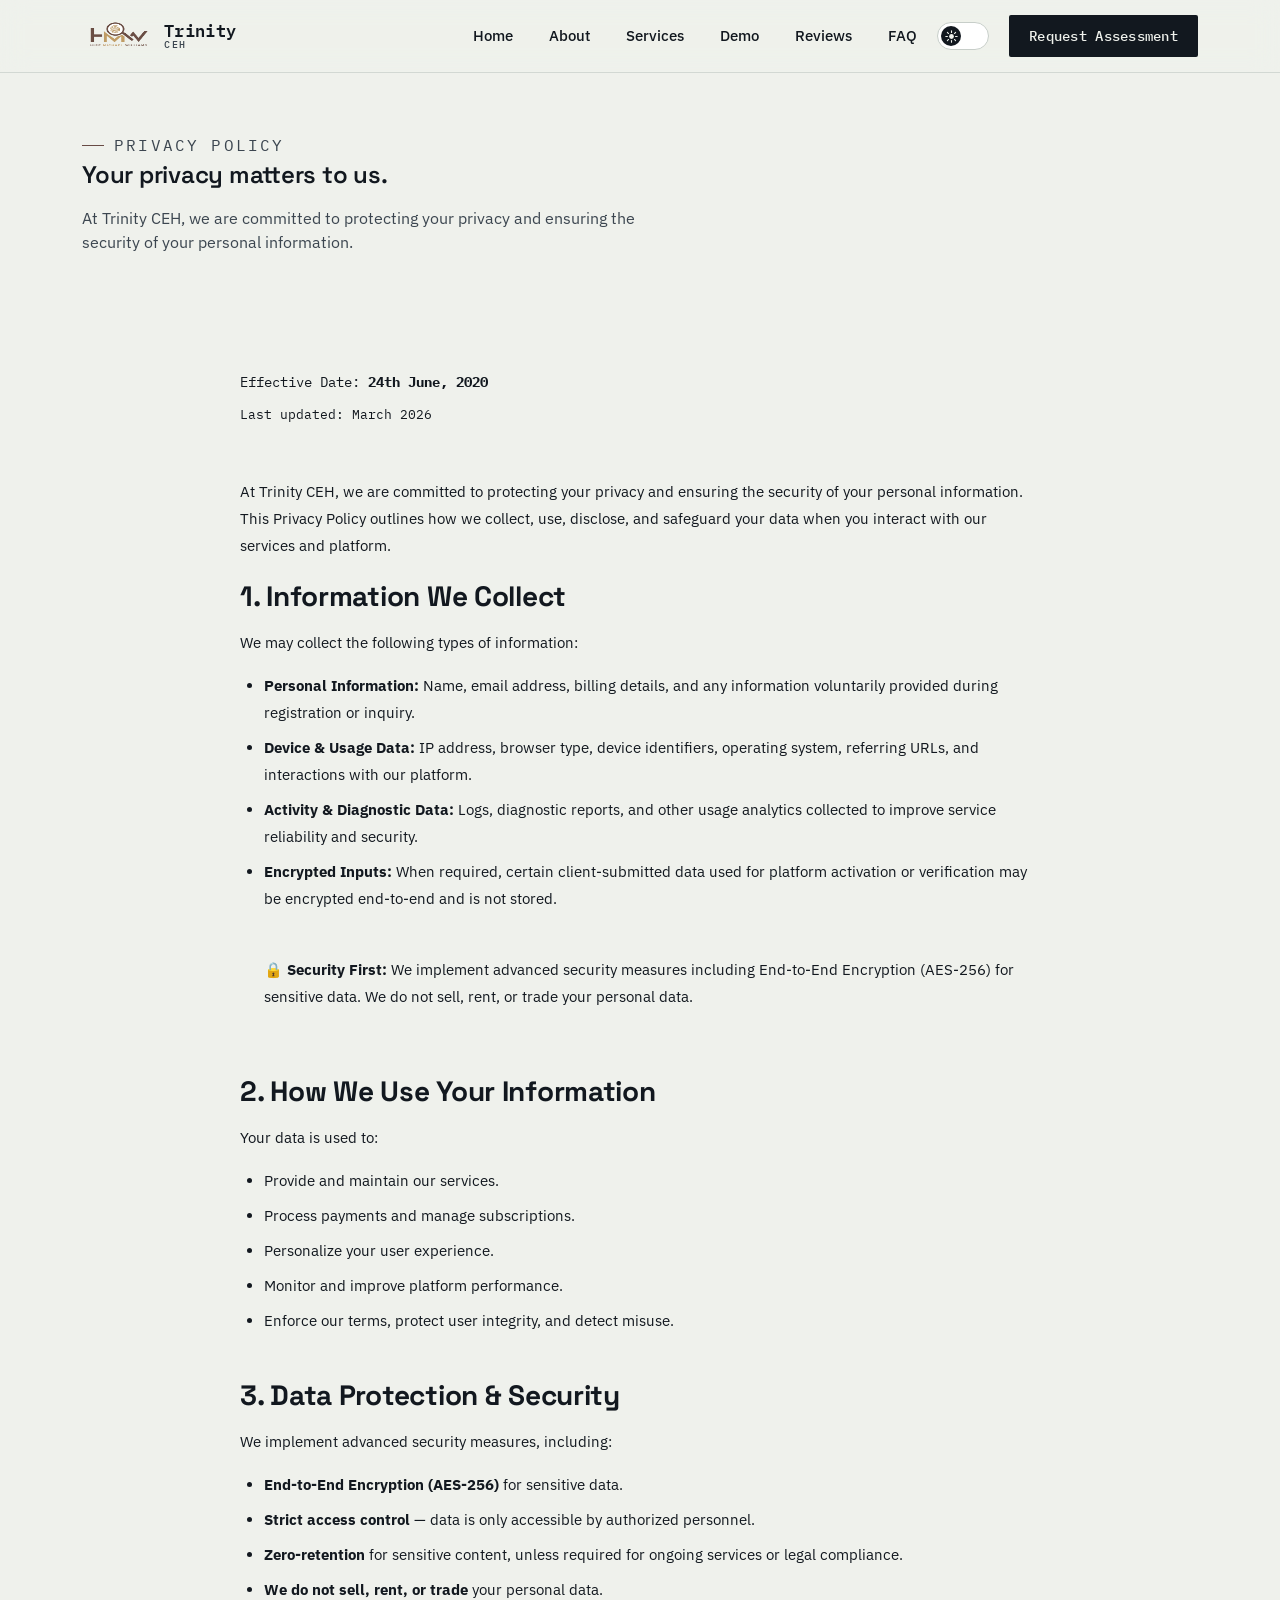
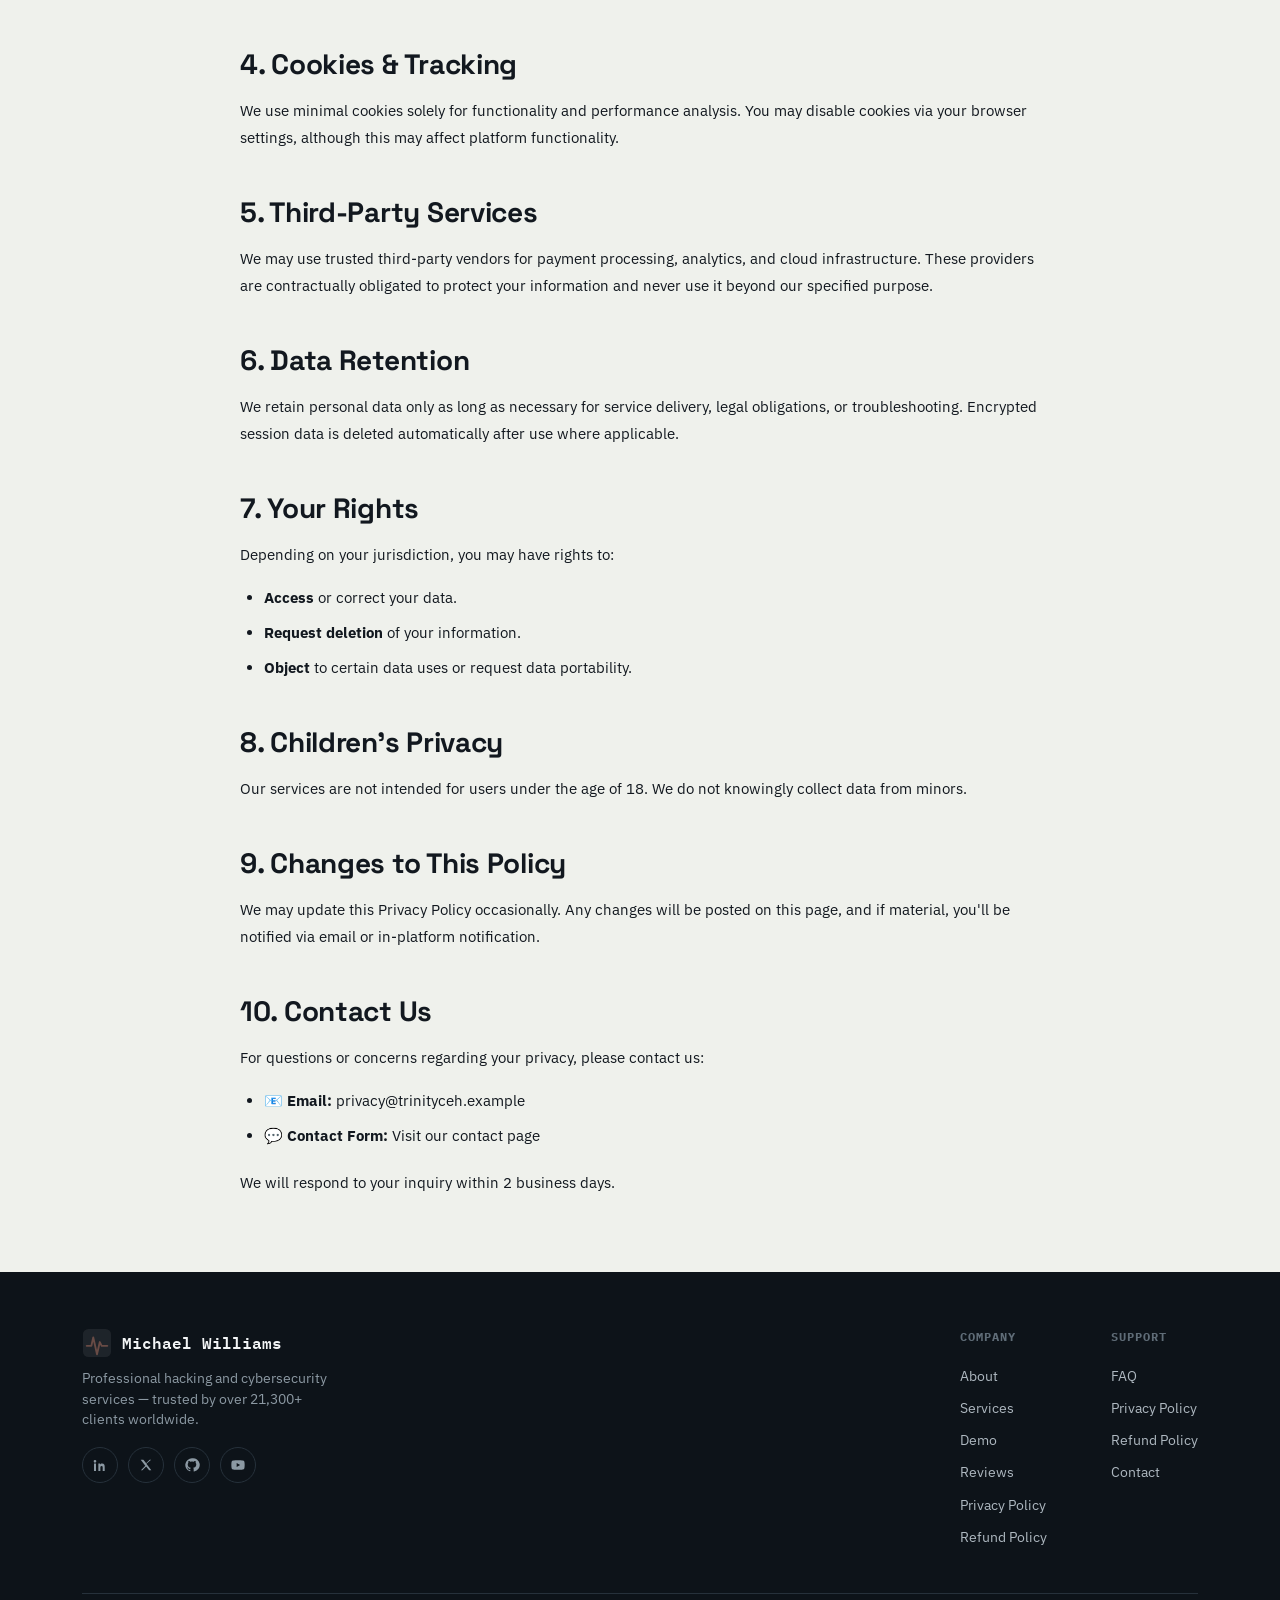
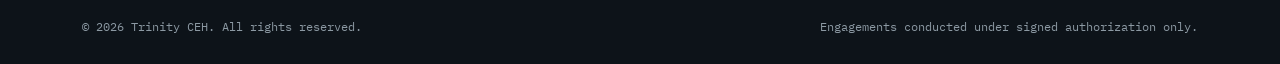
<file: privacy/index.html>
<!DOCTYPE html>
<html lang="en">
<head>
    <meta charset="UTF-8" />
    <meta name="viewport" content="width=device-width, initial-scale=1.0" />
    <title>Trinity CEH — Privacy Policy</title>
    <meta name="description" content="Privacy policy for Trinity CEH — how we protect your data and maintain confidentiality." />
    <link rel="icon" href="../assets/logo.png" type="image/png" />
    <link rel="preconnect" href="https://fonts.googleapis.com" />
    <link rel="preconnect" href="https://fonts.gstatic.com" crossorigin />
    <link href="https://fonts.googleapis.com/css2?family=Space+Grotesk:wght@400;500;600;700&family=IBM+Plex+Sans:wght@400;500;600&family=IBM+Plex+Mono:wght@400;500;600&display=swap" rel="stylesheet" />
    <link rel="stylesheet" href="../styles.css" />
    <style>
        .page-wrap {
            opacity: 1;
            transform: translateY(0);
            transition: opacity 0.45s cubic-bezier(.22, .85, .32, 1),
                transform 0.45s cubic-bezier(.22, .85, .32, 1);
        }
        .page-wrap.is-exiting {
            opacity: 0;
            transform: translateY(-28px);
            pointer-events: none;
        }
        .page-wrap.is-entering {
            animation: fadeSlideIn 0.55s cubic-bezier(.22, .85, .32, 1) forwards;
        }
        @keyframes fadeSlideIn {
            0% { opacity: 0; transform: translateY(32px); }
            100% { opacity: 1; transform: translateY(0); }
        }
        @media (prefers-reduced-motion: reduce) {
            .page-wrap.is-exiting,
            .page-wrap.is-entering {
                animation: none !important;
                transition: none !important;
                opacity: 1 !important;
                transform: none !important;
            }
        }

        .policy-content {
            max-width: 800px;
            margin: 0 auto;
            padding: 40px 0 60px;
        }
        .policy-content h2 {
            font-size: 28px;
            font-weight: 700;
            margin: 40px 0 12px;
            color: var(--text);
        }
        .policy-content h2:first-of-type {
            margin-top: 0;
        }
        .policy-content h3 {
            font-size: 20px;
            font-weight: 600;
            margin: 28px 0 10px;
            color: var(--text);
        }
        .policy-content p {
            color: var(--text-soft);
            line-height: 1.8;
            margin-bottom: 16px;
            font-size: 15px;
        }
        .policy-content ul {
            list-style: disc;
            padding-left: 24px;
            margin: 12px 0 20px;
        }
        .policy-content ul li {
            color: var(--text-soft);
            line-height: 1.8;
            margin-bottom: 8px;
            font-size: 15px;
        }
        .policy-content .last-updated {
            font-family: var(--mono);
            font-size: 13px;
            color: var(--text-muted);
            margin-bottom: 32px;
            padding-bottom: 20px;
            border-bottom: 1px solid var(--border);
        }
        .policy-content .highlight-box {
            background: var(--surface-2);
            border-left: 3px solid var(--primary-light);
            padding: 20px 24px;
            border-radius: 6px;
            margin: 24px 0;
        }
        .policy-content .highlight-box p {
            margin-bottom: 0;
        }
        .policy-content .effective-date {
            font-family: var(--mono);
            font-size: 14px;
            color: var(--text-soft);
            margin-bottom: 8px;
        }
    </style>
    <script>
        (function() {
            try {
                var saved = localStorage.getItem('redline-theme');
                var theme = saved || (window.matchMedia('(prefers-color-scheme: dark)').matches ? 'dark' : 'light');
                document.documentElement.setAttribute('data-theme', theme);
            } catch (e) {}
        })();
    </script>
</head>
<body>

    <!-- ===== SCROLL PROGRESS ===== -->
    <div class="scroll-progress" id="scrollProgress"></div>

    <!-- ===== HEADER ===== -->
    <header id="siteHeader">
        <div class="wrap nav">
            <a class="logo" href="../">
                <img src="../assets/logo.png" alt="Trinity CEH logo" class="logo-img" style="height:50px; width: 70px; border-radius: 100%; flex-shrink:0;" />
                <span class="logo-text">Trinity<span class="logo-sub">CEH</span></span>
            </a>
            <nav class="nav-links" id="navLinks">
                <a href="../" data-nav>Home</a>
                <a href="../about/" data-nav>About</a>
                <a href="../services/" data-nav>Services</a>
                <a href="../demo/" data-nav>Demo</a>
                <a href="../reviews/" data-nav>Reviews</a>
                <a href="../faq/" data-nav>FAQ</a>
            </nav>
            <button class="theme-toggle" id="themeToggle" aria-label="Switch to dark mode" aria-pressed="false" type="button">
                <span class="theme-toggle-track">
                    <span class="theme-toggle-thumb">
                        <svg class="icon-sun" viewBox="0 0 24 24" aria-hidden="true"><circle cx="12" cy="12" r="4.4"/><g class="sun-rays"><line x1="12" y1="1.5" x2="12" y2="4.5"/><line x1="12" y1="19.5" x2="12" y2="22.5"/><line x1="1.5" y1="12" x2="4.5" y2="12"/><line x1="19.5" y1="12" x2="22.5" y2="12"/><line x1="4.4" y1="4.4" x2="6.5" y2="6.5"/><line x1="17.5" y1="17.5" x2="19.6" y2="19.6"/><line x1="4.4" y1="19.6" x2="6.5" y2="17.5"/><line x1="17.5" y1="6.5" x2="19.6" y2="4.4"/></g></svg>
                        <svg class="icon-moon" viewBox="0 0 24 24" aria-hidden="true"><path d="M20 14.5A8.5 8.5 0 0 1 9.5 4a8.5 8.5 0 1 0 10.5 10.5Z"/></svg>
                    </span>
                </span>
            </button>
            <a class="nav-cta" href="../contact/"><span>Request Assessment</span></a>
            <button class="burger" id="burger" aria-label="Open menu" aria-expanded="false">
                <span></span><span></span><span></span>
            </button>
        </div>
    </header>

    <!-- ===== PAGE WRAP ===== -->
    <main class="page-wrap is-entering" id="pageWrap">

        <!-- ===== HERO ===== -->
        <section style="padding:120px 0 20px;">
            <div class="wrap">
                <div class="section-head reveal" style="max-width:100%;">
                    <p class="eyebrow">Privacy Policy</p>
                    <h1>Your privacy matters to us.</h1>
                    <p style="max-width:600px;">At Trinity CEH, we are committed to protecting your privacy and ensuring the security of your personal information.</p>
                </div>
            </div>
        </section>

        <!-- ===== CONTENT ===== -->
        <section>
            <div class="wrap">
                <div class="policy-content reveal">

                    <p class="effective-date">Effective Date: <strong>24th June, 2020</strong></p>
                    <p class="last-updated">Last updated: March 2026</p>

                    <p>At Trinity CEH, we are committed to protecting your privacy and ensuring the security of your personal information. This Privacy Policy outlines how we collect, use, disclose, and safeguard your data when you interact with our services and platform.</p>

                    <h2>1. Information We Collect</h2>
                    <p>We may collect the following types of information:</p>
                    <ul>
                        <li><strong>Personal Information:</strong> Name, email address, billing details, and any information voluntarily provided during registration or inquiry.</li>
                        <li><strong>Device &amp; Usage Data:</strong> IP address, browser type, device identifiers, operating system, referring URLs, and interactions with our platform.</li>
                        <li><strong>Activity &amp; Diagnostic Data:</strong> Logs, diagnostic reports, and other usage analytics collected to improve service reliability and security.</li>
                        <li><strong>Encrypted Inputs:</strong> When required, certain client-submitted data used for platform activation or verification may be encrypted end-to-end and is not stored.</li>
                    </ul>

                    <div class="highlight-box">
                        <p><strong>🔒 Security First:</strong> We implement advanced security measures including End-to-End Encryption (AES-256) for sensitive data. We do not sell, rent, or trade your personal data.</p>
                    </div>

                    <h2>2. How We Use Your Information</h2>
                    <p>Your data is used to:</p>
                    <ul>
                        <li>Provide and maintain our services.</li>
                        <li>Process payments and manage subscriptions.</li>
                        <li>Personalize your user experience.</li>
                        <li>Monitor and improve platform performance.</li>
                        <li>Enforce our terms, protect user integrity, and detect misuse.</li>
                    </ul>

                    <h2>3. Data Protection &amp; Security</h2>
                    <p>We implement advanced security measures, including:</p>
                    <ul>
                        <li><strong>End-to-End Encryption (AES-256)</strong> for sensitive data.</li>
                        <li><strong>Strict access control</strong> — data is only accessible by authorized personnel.</li>
                        <li><strong>Zero-retention</strong> for sensitive content, unless required for ongoing services or legal compliance.</li>
                        <li><strong>We do not sell, rent, or trade</strong> your personal data.</li>
                    </ul>

                    <h2>4. Cookies &amp; Tracking</h2>
                    <p>We use minimal cookies solely for functionality and performance analysis. You may disable cookies via your browser settings, although this may affect platform functionality.</p>

                    <h2>5. Third-Party Services</h2>
                    <p>We may use trusted third-party vendors for payment processing, analytics, and cloud infrastructure. These providers are contractually obligated to protect your information and never use it beyond our specified purpose.</p>

                    <h2>6. Data Retention</h2>
                    <p>We retain personal data only as long as necessary for service delivery, legal obligations, or troubleshooting. Encrypted session data is deleted automatically after use where applicable.</p>

                    <h2>7. Your Rights</h2>
                    <p>Depending on your jurisdiction, you may have rights to:</p>
                    <ul>
                        <li><strong>Access</strong> or correct your data.</li>
                        <li><strong>Request deletion</strong> of your information.</li>
                        <li><strong>Object</strong> to certain data uses or request data portability.</li>
                    </ul>

                    <h2>8. Children's Privacy</h2>
                    <p>Our services are not intended for users under the age of 18. We do not knowingly collect data from minors.</p>

                    <h2>9. Changes to This Policy</h2>
                    <p>We may update this Privacy Policy occasionally. Any changes will be posted on this page, and if material, you'll be notified via email or in-platform notification.</p>

                    <h2>10. Contact Us</h2>
                    <p>For questions or concerns regarding your privacy, please contact us:</p>
                    <ul>
                        <li>📧 <strong>Email:</strong> <a href="mailto:privacy@trinityceh.example">privacy@trinityceh.example</a></li>
                        <li>💬 <strong>Contact Form:</strong> <a href="../contact/">Visit our contact page</a></li>
                    </ul>
                    <p>We will respond to your inquiry within 2 business days.</p>

                </div>
            </div>
        </section>

    </main>

    <!-- ===== FOOTER ===== -->
    <footer>
        <div class="wrap">
            <div class="footer-top">
                <div class="footer-brand">
                    <div class="footer-logo">
                        <svg class="logo-mark" viewBox="0 0 32 32" aria-hidden="true">
                            <rect x="1" y="1" width="30" height="30" rx="6" />
                            <path class="logo-mark-line" d="M5 19h5l2-9 4 18 3-13 2 4h6" />
                        </svg>
                        Michael Williams
                    </div>
                    <p>Professional hacking and cybersecurity services — trusted by over 21,300+ clients worldwide.</p>
                    <div class="social-row">
                        <a class="social-icon" href="#" aria-label="LinkedIn"><svg viewBox="0 0 24 24"><path d="M4.5 4.5a2 2 0 1 0 0 4 2 2 0 0 0 0-4ZM3 9.8h3V21H3ZM9.5 9.8H12v1.5h.05c.4-.75 1.5-1.6 3.1-1.6 3.3 0 3.9 2.1 3.9 4.9V21h-3v-4.9c0-1.2 0-2.7-1.6-2.7-1.6 0-1.9 1.3-1.9 2.6V21h-3Z"/></svg></a>
                        <a class="social-icon" href="#" aria-label="X"><svg viewBox="0 0 24 24"><path d="M4 4l7 9.2L4.4 20H6.6l5.6-5.9L16.7 20H20l-7.4-9.7L19.7 4h-2.2l-5.2 5.5L8 4Z"/></svg></a>
                        <a class="social-icon" href="#" aria-label="GitHub"><svg viewBox="0 0 24 24"><path d="M12 2a10 10 0 0 0-3.2 19.5c.5.1.7-.2.7-.5v-1.8c-2.8.6-3.4-1.3-3.4-1.3-.4-1.1-1.1-1.4-1.1-1.4-.9-.6.1-.6.1-.6 1 .1 1.5 1 1.5 1 .9 1.5 2.4 1.1 3 .8.1-.7.4-1.1.6-1.4-2.2-.3-4.6-1.1-4.6-5 0-1.1.4-2 1-2.7-.1-.3-.4-1.3.1-2.6 0 0 .8-.3 2.8 1a9.4 9.4 0 0 1 5 0c1.9-1.3 2.8-1 2.8-1 .5 1.3.2 2.3.1 2.6.6.7 1 1.6 1 2.7 0 3.9-2.4 4.7-4.6 5 .4.3.7 1 .7 2v3c0 .3.2.6.7.5A10 10 0 0 0 12 2Z"/></svg></a>
                        <a class="social-icon" href="#" aria-label="YouTube"><svg viewBox="0 0 24 24"><path d="M21.6 7.2a2.7 2.7 0 0 0-1.9-1.9C18 4.8 12 4.8 12 4.8s-6 0-7.7.5a2.7 2.7 0 0 0-1.9 1.9A28 28 0 0 0 2 12a28 28 0 0 0 .4 4.8 2.7 2.7 0 0 0 1.9 1.9c1.7.5 7.7.5 7.7.5s6 0 7.7-.5a2.7 2.7 0 0 0 1.9-1.9A28 28 0 0 0 22 12a28 28 0 0 0-.4-4.8ZM10 15V9l5.2 3Z"/></svg></a>
                    </div>
                </div>
                <div class="footer-cols">
                    <div class="footer-col">
                        <h5>Company</h5>
                        <a href="../about/">About</a>
                        <a href="../services/">Services</a>
                        <a href="../demo/">Demo</a>
                        <a href="../reviews/">Reviews</a>
                        <a href="../privacy/">Privacy Policy</a>
                        <a href="./">Refund Policy</a>
                    </div>
                    <div class="footer-col">
                        <h5>Support</h5>
                        <a href="../faq/">FAQ</a>
                        <a href="./">Privacy Policy</a>
                        <a href="../refund/">Refund Policy</a>
                        <a href="../contact/">Contact</a>
                    </div>
                </div>
            </div>
            <div class="footer-bottom">
                <span>© 2026 Trinity CEH. All rights reserved.</span>
                <span>Engagements conducted under signed authorization only.</span>
            </div>
        </div>
    </footer>

    <!-- ===== BACK TO TOP ===== -->
    <button class="back-to-top" id="backToTop" aria-label="Back to top">↑</button>

    <!-- ===== SHARED SCRIPTS ===== -->
    <script src="../script.js"></script>

    <!-- ===== PAGE-SPECIFIC ===== -->
    <script>
        document.addEventListener('DOMContentLoaded', function() {
            var wrap = document.getElementById('pageWrap');
            if (wrap) wrap.classList.add('is-entering');
        });
    </script>
</body>
</html>
</file>
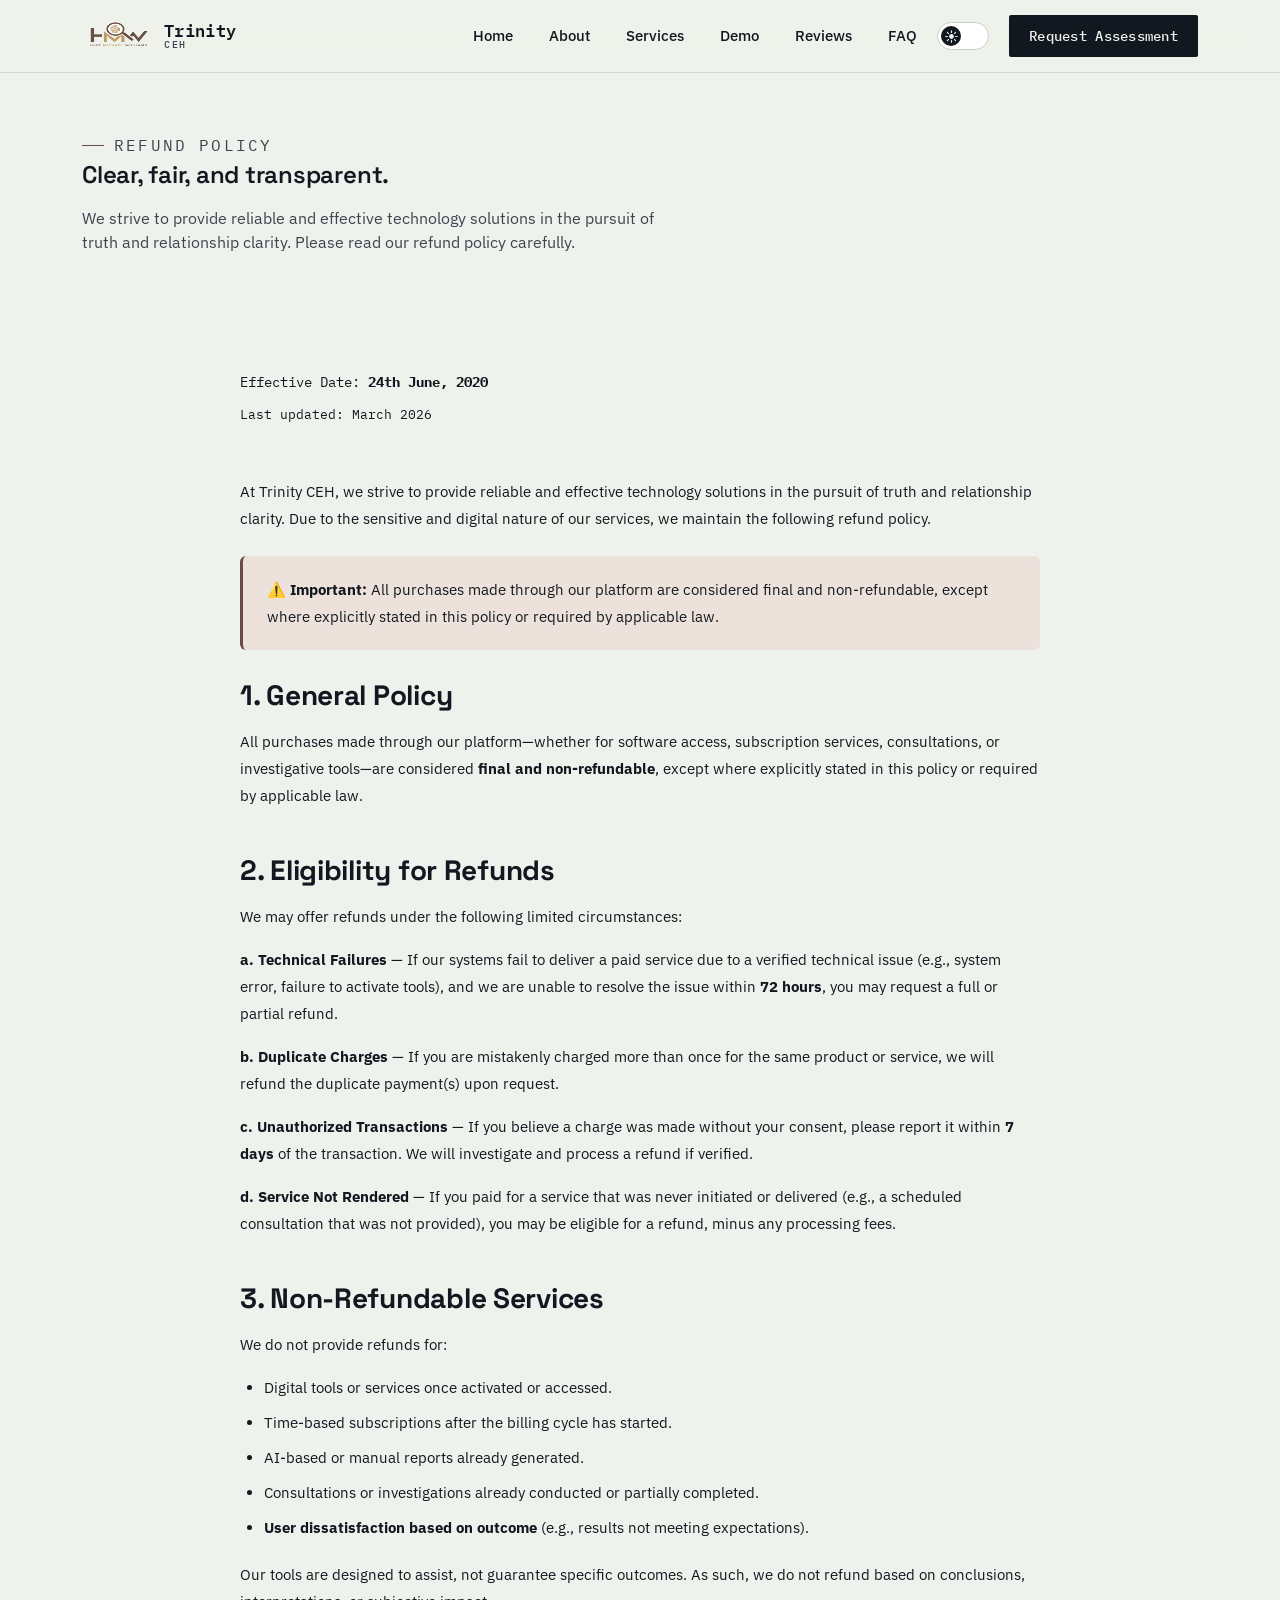
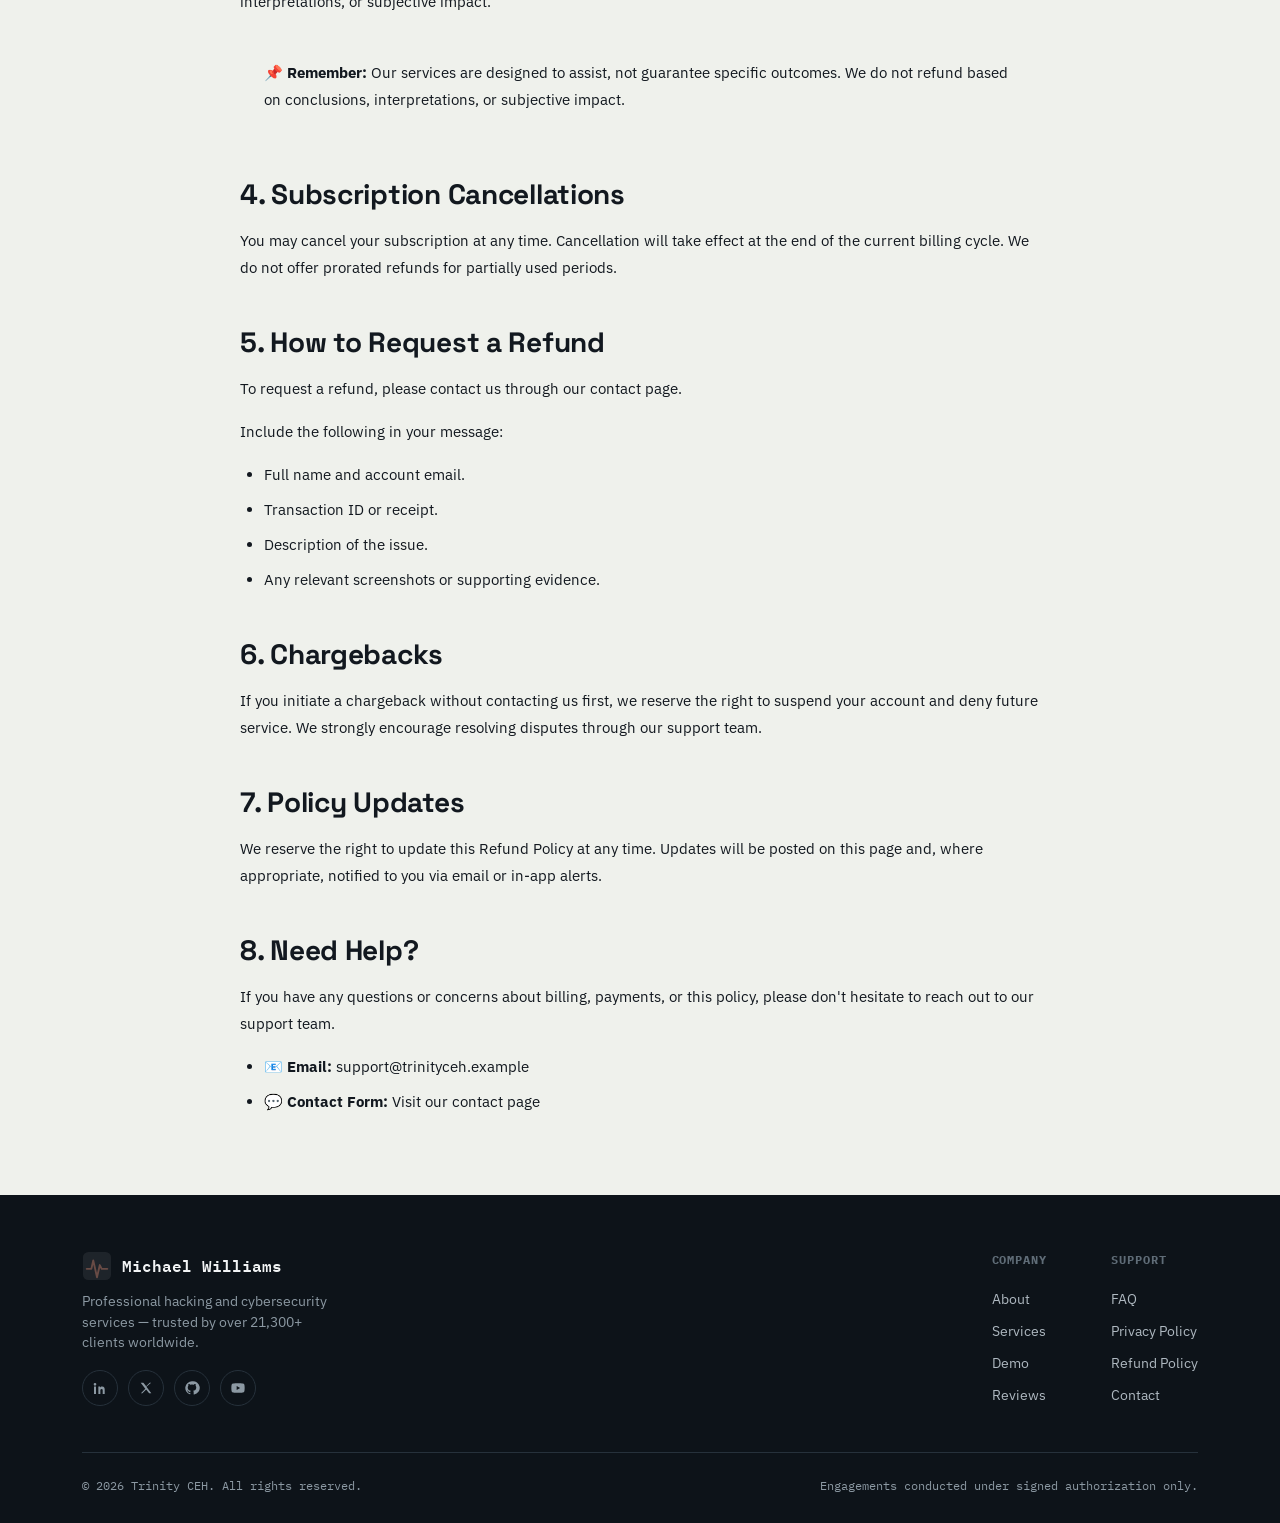
<file: refund/index.html>
<!DOCTYPE html>
<html lang="en">
<head>
    <meta charset="UTF-8" />
    <meta name="viewport" content="width=device-width, initial-scale=1.0" />
    <title>Trinity CEH — Refund Policy</title>
    <meta name="description" content="Refund policy for Trinity CEH — clear terms on cancellations, refunds, and service agreements." />
    <link rel="icon" href="../assets/logo.png" type="image/png" />
    <link rel="preconnect" href="https://fonts.googleapis.com" />
    <link rel="preconnect" href="https://fonts.gstatic.com" crossorigin />
    <link href="https://fonts.googleapis.com/css2?family=Space+Grotesk:wght@400;500;600;700&family=IBM+Plex+Sans:wght@400;500;600&family=IBM+Plex+Mono:wght@400;500;600&display=swap" rel="stylesheet" />
    <link rel="stylesheet" href="../styles.css" />
    <style>
        .page-wrap {
            opacity: 1;
            transform: translateY(0);
            transition: opacity 0.45s cubic-bezier(.22, .85, .32, 1),
                transform 0.45s cubic-bezier(.22, .85, .32, 1);
        }
        .page-wrap.is-exiting {
            opacity: 0;
            transform: translateY(-28px);
            pointer-events: none;
        }
        .page-wrap.is-entering {
            animation: fadeSlideIn 0.55s cubic-bezier(.22, .85, .32, 1) forwards;
        }
        @keyframes fadeSlideIn {
            0% { opacity: 0; transform: translateY(32px); }
            100% { opacity: 1; transform: translateY(0); }
        }
        @media (prefers-reduced-motion: reduce) {
            .page-wrap.is-exiting,
            .page-wrap.is-entering {
                animation: none !important;
                transition: none !important;
                opacity: 1 !important;
                transform: none !important;
            }
        }

        .policy-content {
            max-width: 800px;
            margin: 0 auto;
            padding: 40px 0 60px;
        }
        .policy-content h2 {
            font-size: 28px;
            font-weight: 700;
            margin: 40px 0 12px;
            color: var(--text);
        }
        .policy-content h2:first-of-type {
            margin-top: 0;
        }
        .policy-content h3 {
            font-size: 20px;
            font-weight: 600;
            margin: 28px 0 10px;
            color: var(--text);
        }
        .policy-content p {
            color: var(--text-soft);
            line-height: 1.8;
            margin-bottom: 16px;
            font-size: 15px;
        }
        .policy-content ul {
            list-style: disc;
            padding-left: 24px;
            margin: 12px 0 20px;
        }
        .policy-content ul li {
            color: var(--text-soft);
            line-height: 1.8;
            margin-bottom: 8px;
            font-size: 15px;
        }
        .policy-content .last-updated {
            font-family: var(--mono);
            font-size: 13px;
            color: var(--text-muted);
            margin-bottom: 32px;
            padding-bottom: 20px;
            border-bottom: 1px solid var(--border);
        }
        .policy-content .highlight-box {
            background: var(--surface-2);
            border-left: 3px solid var(--primary-light);
            padding: 20px 24px;
            border-radius: 6px;
            margin: 24px 0;
        }
        .policy-content .highlight-box p {
            margin-bottom: 0;
        }
        .policy-content .warning-box {
            background: rgba(200, 57, 31, 0.08);
            border-left: 3px solid var(--redline);
            padding: 20px 24px;
            border-radius: 6px;
            margin: 24px 0;
        }
        .policy-content .warning-box p {
            margin-bottom: 0;
            color: var(--text);
        }
        .policy-content .effective-date {
            font-family: var(--mono);
            font-size: 14px;
            color: var(--text-soft);
            margin-bottom: 8px;
        }
        .policy-content .refund-subsection {
            margin-top: 8px;
        }
        .policy-content .refund-subsection strong {
            color: var(--text);
        }
    </style>
    <script>
        (function() {
            try {
                var saved = localStorage.getItem('redline-theme');
                var theme = saved || (window.matchMedia('(prefers-color-scheme: dark)').matches ? 'dark' : 'light');
                document.documentElement.setAttribute('data-theme', theme);
            } catch (e) {}
        })();
    </script>
</head>
<body>

    <!-- ===== SCROLL PROGRESS ===== -->
    <div class="scroll-progress" id="scrollProgress"></div>

    <!-- ===== HEADER ===== -->
    <header id="siteHeader">
        <div class="wrap nav">
            <a class="logo" href="../">
                <img src="../assets/logo.png" alt="Trinity CEH logo" class="logo-img" style="height:50px; width: 70px; flex-shrink:0;" />
                <span class="logo-text">Trinity<span class="logo-sub">CEH</span></span>
            </a>
            <nav class="nav-links" id="navLinks">
                <a href="../" data-nav>Home</a>
                <a href="../about/" data-nav>About</a>
                <a href="../services/" data-nav>Services</a>
                <a href="../demo/" data-nav>Demo</a>
                <a href="../reviews/" data-nav>Reviews</a>
                <a href="../faq/" data-nav>FAQ</a>
            </nav>
            <button class="theme-toggle" id="themeToggle" aria-label="Switch to dark mode" aria-pressed="false" type="button">
                <span class="theme-toggle-track">
                    <span class="theme-toggle-thumb">
                        <svg class="icon-sun" viewBox="0 0 24 24" aria-hidden="true"><circle cx="12" cy="12" r="4.4"/><g class="sun-rays"><line x1="12" y1="1.5" x2="12" y2="4.5"/><line x1="12" y1="19.5" x2="12" y2="22.5"/><line x1="1.5" y1="12" x2="4.5" y2="12"/><line x1="19.5" y1="12" x2="22.5" y2="12"/><line x1="4.4" y1="4.4" x2="6.5" y2="6.5"/><line x1="17.5" y1="17.5" x2="19.6" y2="19.6"/><line x1="4.4" y1="19.6" x2="6.5" y2="17.5"/><line x1="17.5" y1="6.5" x2="19.6" y2="4.4"/></g></svg>
                        <svg class="icon-moon" viewBox="0 0 24 24" aria-hidden="true"><path d="M20 14.5A8.5 8.5 0 0 1 9.5 4a8.5 8.5 0 1 0 10.5 10.5Z"/></svg>
                    </span>
                </span>
            </button>
            <a class="nav-cta" href="../contact/"><span>Request Assessment</span></a>
            <button class="burger" id="burger" aria-label="Open menu" aria-expanded="false">
                <span></span><span></span><span></span>
            </button>
        </div>
    </header>

    <!-- ===== PAGE WRAP ===== -->
    <main class="page-wrap is-entering" id="pageWrap">

        <!-- ===== HERO ===== -->
        <section style="padding:120px 0 20px;">
            <div class="wrap">
                <div class="section-head reveal" style="max-width:100%;">
                    <p class="eyebrow">Refund Policy</p>
                    <h1>Clear, fair, and transparent.</h1>
                    <p style="max-width:600px;">We strive to provide reliable and effective technology solutions in the pursuit of truth and relationship clarity. Please read our refund policy carefully.</p>
                </div>
            </div>
        </section>

        <!-- ===== CONTENT ===== -->
        <section>
            <div class="wrap">
                <div class="policy-content reveal">

                    <p class="effective-date">Effective Date: <strong>24th June, 2020</strong></p>
                    <p class="last-updated">Last updated: March 2026</p>

                    <p>At Trinity CEH, we strive to provide reliable and effective technology solutions in the pursuit of truth and relationship clarity. Due to the sensitive and digital nature of our services, we maintain the following refund policy.</p>

                    <div class="warning-box">
                        <p><strong>⚠️ Important:</strong> All purchases made through our platform are considered final and non-refundable, except where explicitly stated in this policy or required by applicable law.</p>
                    </div>

                    <h2>1. General Policy</h2>
                    <p>All purchases made through our platform—whether for software access, subscription services, consultations, or investigative tools—are considered <strong>final and non-refundable</strong>, except where explicitly stated in this policy or required by applicable law.</p>

                    <h2>2. Eligibility for Refunds</h2>
                    <p>We may offer refunds under the following limited circumstances:</p>

                    <div class="refund-subsection">
                        <p><strong>a. Technical Failures</strong> — If our systems fail to deliver a paid service due to a verified technical issue (e.g., system error, failure to activate tools), and we are unable to resolve the issue within <strong>72 hours</strong>, you may request a full or partial refund.</p>
                    </div>

                    <div class="refund-subsection">
                        <p><strong>b. Duplicate Charges</strong> — If you are mistakenly charged more than once for the same product or service, we will refund the duplicate payment(s) upon request.</p>
                    </div>

                    <div class="refund-subsection">
                        <p><strong>c. Unauthorized Transactions</strong> — If you believe a charge was made without your consent, please report it within <strong>7 days</strong> of the transaction. We will investigate and process a refund if verified.</p>
                    </div>

                    <div class="refund-subsection">
                        <p><strong>d. Service Not Rendered</strong> — If you paid for a service that was never initiated or delivered (e.g., a scheduled consultation that was not provided), you may be eligible for a refund, minus any processing fees.</p>
                    </div>

                    <h2>3. Non-Refundable Services</h2>
                    <p>We do not provide refunds for:</p>
                    <ul>
                        <li>Digital tools or services once activated or accessed.</li>
                        <li>Time-based subscriptions after the billing cycle has started.</li>
                        <li>AI-based or manual reports already generated.</li>
                        <li>Consultations or investigations already conducted or partially completed.</li>
                        <li><strong>User dissatisfaction based on outcome</strong> (e.g., results not meeting expectations).</li>
                    </ul>
                    <p>Our tools are designed to assist, not guarantee specific outcomes. As such, we do not refund based on conclusions, interpretations, or subjective impact.</p>

                    <div class="highlight-box">
                        <p><strong>📌 Remember:</strong> Our services are designed to assist, not guarantee specific outcomes. We do not refund based on conclusions, interpretations, or subjective impact.</p>
                    </div>

                    <h2>4. Subscription Cancellations</h2>
                    <p>You may cancel your subscription at any time. Cancellation will take effect at the end of the current billing cycle. We do not offer prorated refunds for partially used periods.</p>

                    <h2>5. How to Request a Refund</h2>
                    <p>To request a refund, please <a href="../contact/">contact us</a> through our contact page.</p>
                    <p>Include the following in your message:</p>
                    <ul>
                        <li>Full name and account email.</li>
                        <li>Transaction ID or receipt.</li>
                        <li>Description of the issue.</li>
                        <li>Any relevant screenshots or supporting evidence.</li>
                    </ul>

                    <h2>6. Chargebacks</h2>
                    <p>If you initiate a chargeback without contacting us first, we reserve the right to suspend your account and deny future service. We strongly encourage resolving disputes through our support team.</p>

                    <h2>7. Policy Updates</h2>
                    <p>We reserve the right to update this Refund Policy at any time. Updates will be posted on this page and, where appropriate, notified to you via email or in-app alerts.</p>

                    <h2>8. Need Help?</h2>
                    <p>If you have any questions or concerns about billing, payments, or this policy, please don't hesitate to reach out to our support team.</p>
                    <ul>
                        <li>📧 <strong>Email:</strong> <a href="mailto:support@trinityceh.example">support@trinityceh.example</a></li>
                        <li>💬 <strong>Contact Form:</strong> <a href="../contact/">Visit our contact page</a></li>
                    </ul>

                </div>
            </div>
        </section>

    </main>

    <!-- ===== FOOTER ===== -->
    <footer>
        <div class="wrap">
            <div class="footer-top">
                <div class="footer-brand">
                    <div class="footer-logo">
                        <svg class="logo-mark" viewBox="0 0 32 32" aria-hidden="true">
                            <rect x="1" y="1" width="30" height="30" rx="6" />
                            <path class="logo-mark-line" d="M5 19h5l2-9 4 18 3-13 2 4h6" />
                        </svg>
                        Michael Williams
                    </div>
                    <p>Professional hacking and cybersecurity services — trusted by over 21,300+ clients worldwide.</p>
                    <div class="social-row">
                        <a class="social-icon" href="#" aria-label="LinkedIn"><svg viewBox="0 0 24 24"><path d="M4.5 4.5a2 2 0 1 0 0 4 2 2 0 0 0 0-4ZM3 9.8h3V21H3ZM9.5 9.8H12v1.5h.05c.4-.75 1.5-1.6 3.1-1.6 3.3 0 3.9 2.1 3.9 4.9V21h-3v-4.9c0-1.2 0-2.7-1.6-2.7-1.6 0-1.9 1.3-1.9 2.6V21h-3Z"/></svg></a>
                        <a class="social-icon" href="#" aria-label="X"><svg viewBox="0 0 24 24"><path d="M4 4l7 9.2L4.4 20H6.6l5.6-5.9L16.7 20H20l-7.4-9.7L19.7 4h-2.2l-5.2 5.5L8 4Z"/></svg></a>
                        <a class="social-icon" href="#" aria-label="GitHub"><svg viewBox="0 0 24 24"><path d="M12 2a10 10 0 0 0-3.2 19.5c.5.1.7-.2.7-.5v-1.8c-2.8.6-3.4-1.3-3.4-1.3-.4-1.1-1.1-1.4-1.1-1.4-.9-.6.1-.6.1-.6 1 .1 1.5 1 1.5 1 .9 1.5 2.4 1.1 3 .8.1-.7.4-1.1.6-1.4-2.2-.3-4.6-1.1-4.6-5 0-1.1.4-2 1-2.7-.1-.3-.4-1.3.1-2.6 0 0 .8-.3 2.8 1a9.4 9.4 0 0 1 5 0c1.9-1.3 2.8-1 2.8-1 .5 1.3.2 2.3.1 2.6.6.7 1 1.6 1 2.7 0 3.9-2.4 4.7-4.6 5 .4.3.7 1 .7 2v3c0 .3.2.6.7.5A10 10 0 0 0 12 2Z"/></svg></a>
                        <a class="social-icon" href="#" aria-label="YouTube"><svg viewBox="0 0 24 24"><path d="M21.6 7.2a2.7 2.7 0 0 0-1.9-1.9C18 4.8 12 4.8 12 4.8s-6 0-7.7.5a2.7 2.7 0 0 0-1.9 1.9A28 28 0 0 0 2 12a28 28 0 0 0 .4 4.8 2.7 2.7 0 0 0 1.9 1.9c1.7.5 7.7.5 7.7.5s6 0 7.7-.5a2.7 2.7 0 0 0 1.9-1.9A28 28 0 0 0 22 12a28 28 0 0 0-.4-4.8ZM10 15V9l5.2 3Z"/></svg></a>
                    </div>
                </div>
                <div class="footer-cols">
                    <div class="footer-col">
                        <h5>Company</h5>
                        <a href="../about/">About</a>
                        <a href="../services/">Services</a>
                        <a href="../demo/">Demo</a>
                        <a href="../reviews/">Reviews</a>
                    </div>
                    <div class="footer-col">
                        <h5>Support</h5>
                        <a href="../faq/">FAQ</a>
                        <a href="../privacy/">Privacy Policy</a>
                        <a href="./">Refund Policy</a>
                        <a href="../contact/">Contact</a>
                    </div>
                </div>
            </div>
            <div class="footer-bottom">
                <span>© 2026 Trinity CEH. All rights reserved.</span>
                <span>Engagements conducted under signed authorization only.</span>
            </div>
        </div>
    </footer>

    <!-- ===== BACK TO TOP ===== -->
    <button class="back-to-top" id="backToTop" aria-label="Back to top">↑</button>

    <!-- ===== SHARED SCRIPTS ===== -->
    <script src="../script.js"></script>

    <!-- ===== PAGE-SPECIFIC ===== -->
    <script>
        document.addEventListener('DOMContentLoaded', function() {
            var wrap = document.getElementById('pageWrap');
            if (wrap) wrap.classList.add('is-entering');
        });
    </script>
</body>
</html>
</file>
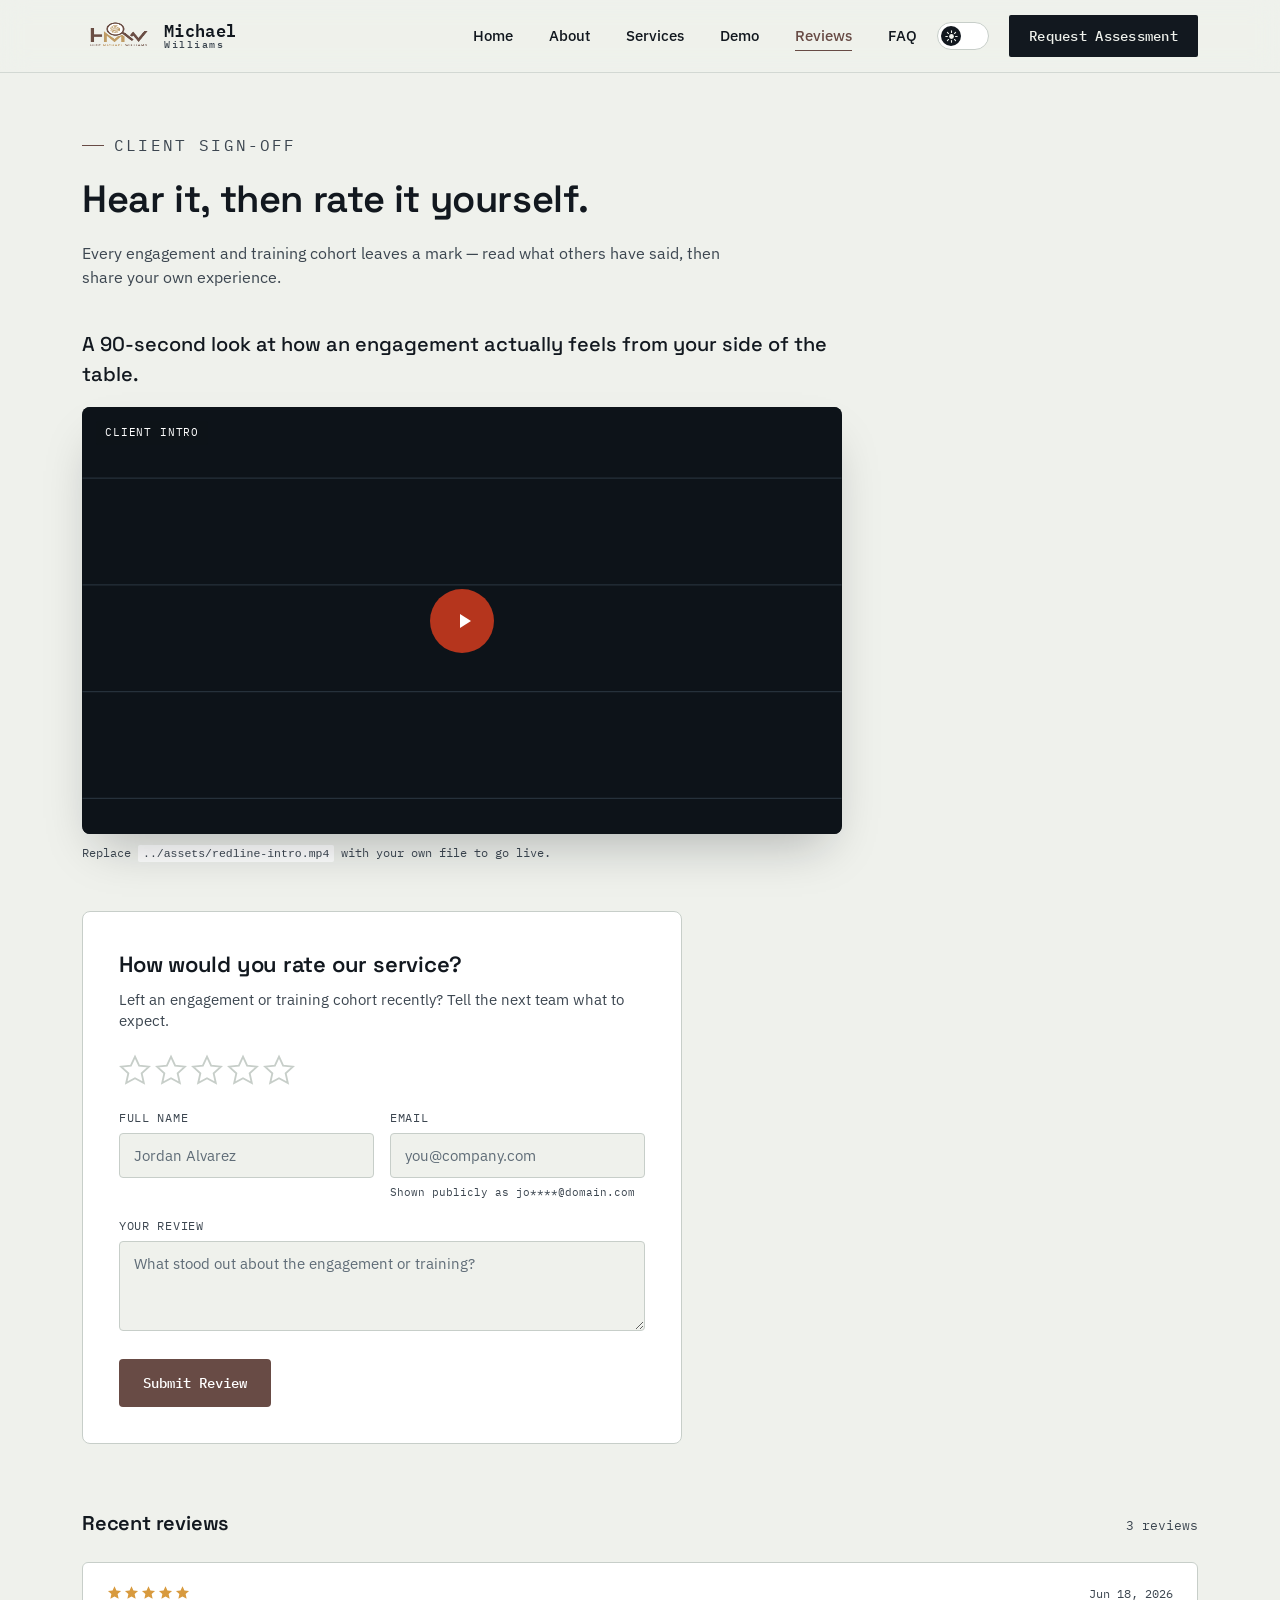
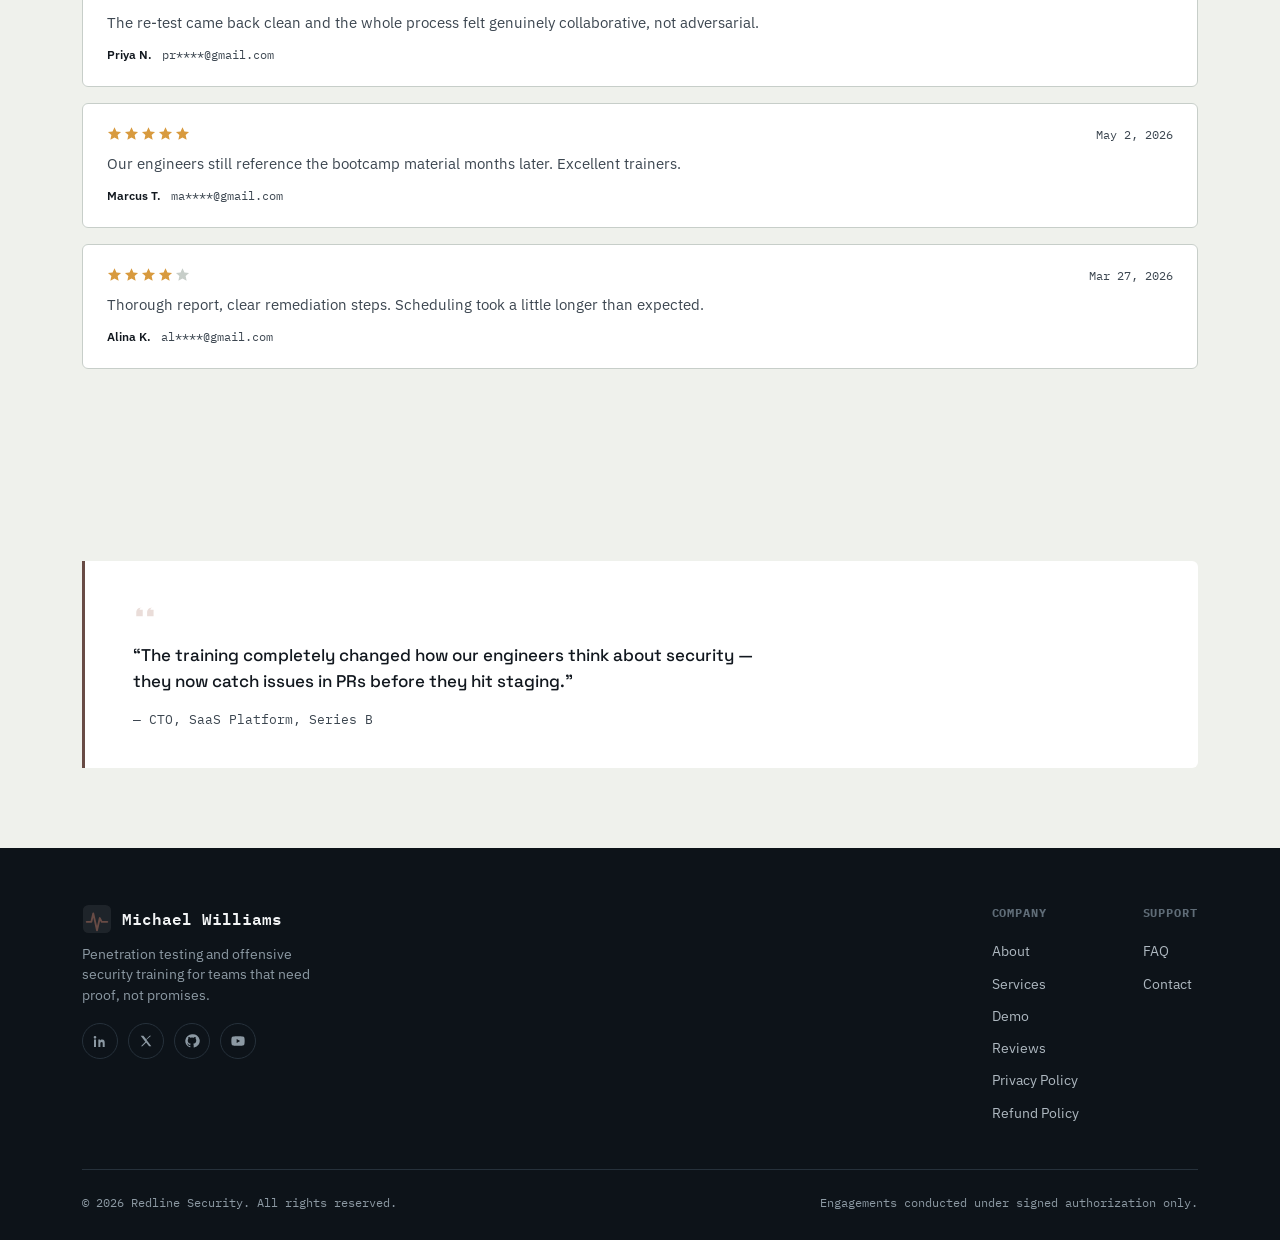
<file: reviews/index.html>
<!DOCTYPE html>
<html lang="en">
<head>
    <meta charset="UTF-8" />
    <meta name="viewport" content="width=device-width, initial-scale=1.0" />
    <title>Michael Williams — Reviews</title>
    <meta name="description" content="Read what our clients say about their engagements and training cohorts. Then leave your own review." />
    <link rel="icon" href="../assets/logo.png" type="image/png" />
    <link rel="preconnect" href="https://fonts.googleapis.com" />
    <link rel="preconnect" href="https://fonts.gstatic.com" crossorigin />
    <link href="https://fonts.googleapis.com/css2?family=Space+Grotesk:wght@400;500;600;700&family=IBM+Plex+Sans:wght@400;500;600&family=IBM+Plex+Mono:wght@400;500;600&display=swap" rel="stylesheet" />
    <link rel="stylesheet" href="../styles.css" />
    <style>
        .page-wrap {
            opacity: 1;
            transform: translateY(0);
            transition: opacity 0.45s cubic-bezier(.22, .85, .32, 1),
                transform 0.45s cubic-bezier(.22, .85, .32, 1);
        }
        .page-wrap.is-exiting {
            opacity: 0;
            transform: translateY(-28px);
            pointer-events: none;
        }
        .page-wrap.is-entering {
            animation: fadeSlideIn 0.55s cubic-bezier(.22, .85, .32, 1) forwards;
        }
        @keyframes fadeSlideIn {
            0% { opacity: 0; transform: translateY(32px); }
            100% { opacity: 1; transform: translateY(0); }
        }
        @media (prefers-reduced-motion: reduce) {
            .page-wrap.is-exiting,
            .page-wrap.is-entering {
                animation: none !important;
                transition: none !important;
                opacity: 1 !important;
                transform: none !important;
            }
        }
        /* small tweak for review section spacing */
        .reviews-section .section-head {
            margin-bottom: 40px;
        }
        .review-video-block {
            margin-bottom: 48px;
        }
    </style>
    <script>
        (function() {
            try {
                var saved = localStorage.getItem('redline-theme');
                var theme = saved || (window.matchMedia('(prefers-color-scheme: dark)').matches ? 'dark' : 'light');
                document.documentElement.setAttribute('data-theme', theme);
            } catch (e) {}
        })();
    </script>
</head>
<body>

    <!-- ===== SPRITE ===== -->
    <svg width="0" height="0" style="position:absolute" aria-hidden="true">
        <defs>
            <symbol id="icon-network" viewBox="0 0 24 24"><circle cx="12" cy="5" r="2.4"/><circle cx="5" cy="19" r="2.4"/><circle cx="19" cy="19" r="2.4"/><path d="M12 7.4V13M12 13 6.6 17M12 13l5.4 4"/></symbol>
            <symbol id="icon-cloud" viewBox="0 0 24 24"><path d="M7 18h10a4 4 0 0 0 .6-7.95A6 6 0 0 0 6.1 9.1 4.5 4.5 0 0 0 7 18Z"/></symbol>
            <symbol id="icon-code" viewBox="0 0 24 24"><path d="m9 8-5 4 5 4M15 8l5 4-5 4"/></symbol>
            <symbol id="icon-users" viewBox="0 0 24 24"><circle cx="9" cy="8" r="3.2"/><path d="M3 20c0-3.3 2.7-6 6-6s6 2.7 6 6"/><circle cx="18" cy="9" r="2.6"/><path d="M15.5 14.2c2.6.3 4.5 2.4 4.5 5"/></symbol>
            <symbol id="icon-flag" viewBox="0 0 24 24"><path d="M5 3v18M5 4h11l-2.5 3.5L16 11H5"/></symbol>
            <symbol id="icon-doc" viewBox="0 0 24 24"><path d="M6 2h9l4 4v16H6Z"/><path d="M15 2v4h4M9 12h7M9 16h7M9 8h3"/></symbol>
            <symbol id="icon-compass" viewBox="0 0 24 24"><circle cx="12" cy="12" r="9.5"/><path d="m15 8-2 5-5 2 2-5 5-2Z"/></symbol>
            <symbol id="icon-building" viewBox="0 0 24 24"><path d="M4 21V5l8-3v19M12 21V9l8 3v9"/><path d="M8 9h.01M8 13h.01M8 17h.01M16 14h.01M16 18h.01"/></symbol>
            <symbol id="icon-chat" viewBox="0 0 24 24"><path d="M21 12a8 8 0 1 1-3.4-6.5"/><path d="M21 3v6h-6"/></symbol>
            <symbol id="icon-play" viewBox="0 0 24 24"><path d="M8 5v14l11-7Z"/></symbol>
            <symbol id="icon-star" viewBox="0 0 24 24"><path d="m12 2 3.1 6.7 7.4.8-5.5 5 1.6 7.3L12 18.2 5.4 21.8 7 14.5 1.5 9.5l7.4-.8Z"/></symbol>
        </defs>
    </svg>

    <!-- ===== SCROLL PROGRESS ===== -->
    <div class="scroll-progress" id="scrollProgress"></div>

    <!-- ===== HEADER ===== -->
    <header id="siteHeader">
        <div class="wrap nav">
            <!--LOGO -->
            <a class="logo" href="../">
                <img src="../assets/logo.png" alt="Redline Security logo" class="logo-img" style="height:50px; width: 70px; border-radius: 100%; flex-shrink:0;" />
                <span class="logo-text">Michael<span class="logo-sub">Williams</span></span>
            </a>
            <nav class="nav-links" id="navLinks">
                <a href="../" data-nav>Home</a>
                <a href="../about/" data-nav>About</a>
                <a href="../services/" data-nav>Services</a>
                <a href="../demo/" data-nav>Demo</a>
                <a href="./" data-nav class="active">Reviews</a>
                <a href="../faq/" data-nav>FAQ</a>
            </nav>
            <button class="theme-toggle" id="themeToggle" aria-label="Switch to dark mode" aria-pressed="false" type="button">
                <span class="theme-toggle-track">
                    <span class="theme-toggle-thumb">
                        <svg class="icon-sun" viewBox="0 0 24 24" aria-hidden="true"><circle cx="12" cy="12" r="4.4"/><g class="sun-rays"><line x1="12" y1="1.5" x2="12" y2="4.5"/><line x1="12" y1="19.5" x2="12" y2="22.5"/><line x1="1.5" y1="12" x2="4.5" y2="12"/><line x1="19.5" y1="12" x2="22.5" y2="12"/><line x1="4.4" y1="4.4" x2="6.5" y2="6.5"/><line x1="17.5" y1="17.5" x2="19.6" y2="19.6"/><line x1="4.4" y1="19.6" x2="6.5" y2="17.5"/><line x1="17.5" y1="6.5" x2="19.6" y2="4.4"/></g></svg>
                        <svg class="icon-moon" viewBox="0 0 24 24" aria-hidden="true"><path d="M20 14.5A8.5 8.5 0 0 1 9.5 4a8.5 8.5 0 1 0 10.5 10.5Z"/></svg>
                    </span>
                </span>
            </button>
            <a class="nav-cta" href="../contact/"><span>Request Assessment</span></a>
            <button class="burger" id="burger" aria-label="Open menu" aria-expanded="false">
                <span></span><span></span><span></span>
            </button>
        </div>
    </header>

    <!-- ===== PAGE WRAP ===== -->
    <main class="page-wrap is-entering" id="pageWrap">

        <!-- ===== REVIEWS SECTION ===== -->
        <section class="section reviews-section" id="reviews" style="padding-top:120px;">
            <div class="wrap">
                <div class="section-head reveal">
                    <p class="eyebrow">Client Sign-Off</p>
                    <h2>Hear it, then rate it yourself.</h2>
                    <p>Every engagement and training cohort leaves a mark — read what others have said, then share your own experience.</p>
                </div>

                <!-- VIDEO BLOCK -->
                <div class="review-video-block reveal">
                    <p class="review-video-title">A 90-second look at how an engagement actually feels from your side of the table.</p>
                    <div class="video-frame" id="videoFrame">
                        <video id="introVideo" playsinline preload="none" poster="data:image/svg+xml,%3Csvg xmlns='http://www.w3.org/2000/svg' viewBox='0 0 640 360'%3E%3Crect width='640' height='360' fill='%230D1319'/%3E%3Cline x1='0' y1='60' x2='640' y2='60' stroke='%2326313B'/%3E%3Cline x1='0' y1='150' x2='640' y2='150' stroke='%2326313B'/%3E%3Cline x1='0' y1='240' x2='640' y2='240' stroke='%2326313B'/%3E%3Cline x1='0' y1='330' x2='640' y2='330' stroke='%2326313B'/%3E%3C/svg%3E">
                            <source src="../assets/redline-intro.mp4" type="video/mp4">
                        </video>
                        <button class="video-play-btn" id="videoPlayBtn" aria-label="Play the client intro video" type="button">
                            <svg><use href="#icon-play"/></svg>
                        </button>
                        <span class="video-badge">CLIENT INTRO</span>
                    </div>
                    <p class="video-note">Replace <code>../assets/redline-intro.mp4</code> with your own file to go live.</p>
                </div>

                <!-- RATE / SUBMIT BLOCK -->
                <div class="rate-block reveal" data-reveal-delay="80">
                    <h3>How would you rate our service?</h3>
                    <p class="rate-sub">Left an engagement or training cohort recently? Tell the next team what to expect.</p>
                    <form id="review-form" class="review-form" novalidate>
                        <div class="star-rating" id="starRating">
                            <input type="radio" id="star5" name="rating" value="5"><label for="star5" title="5 stars"><svg><use href="#icon-star"/></svg></label>
                            <input type="radio" id="star4" name="rating" value="4"><label for="star4" title="4 stars"><svg><use href="#icon-star"/></svg></label>
                            <input type="radio" id="star3" name="rating" value="3"><label for="star3" title="3 stars"><svg><use href="#icon-star"/></svg></label>
                            <input type="radio" id="star2" name="rating" value="2"><label for="star2" title="2 stars"><svg><use href="#icon-star"/></svg></label>
                            <input type="radio" id="star1" name="rating" value="1"><label for="star1" title="1 star"><svg><use href="#icon-star"/></svg></label>
                        </div>
                        <span class="field-error" id="ratingError">Please choose a star rating.</span>

                        <div class="form-row">
                            <div class="field">
                                <label for="reviewer-name">Full name</label>
                                <input id="reviewer-name" name="reviewer-name" type="text" placeholder="Jordan Alvarez" required>
                                <span class="field-error">Please enter your name.</span>
                            </div>
                            <div class="field">
                                <label for="reviewer-email">Email</label>
                                <input id="reviewer-email" name="reviewer-email" type="email" placeholder="you@company.com" required>
                                <span class="field-error">Please enter a valid email.</span>
                                <span class="field-hint">Shown publicly as jo****@domain.com</span>
                            </div>
                        </div>
                        <div class="field">
                            <label for="reviewer-comment">Your review</label>
                            <textarea id="reviewer-comment" name="reviewer-comment" placeholder="What stood out about the engagement or training?" required></textarea>
                            <span class="field-error">Please add a short comment.</span>
                        </div>
                        <button class="submit-btn" type="submit">
                            <span class="btn-text">Submit Review</span>
                            <span class="btn-spinner" aria-hidden="true"></span>
                        </button>
                        <p class="form-success" id="review-success" role="status">Thanks — your review has been posted below.</p>
                    </form>
                </div>

                <!-- SUBMITTED REVIEWS LIST -->
                <div class="submitted-reviews">
                    <div class="submitted-reviews-head">
                        <h3>Recent reviews</h3>
                        <span class="review-count" id="reviewCount">0 reviews</span>
                    </div>
                    <div class="review-list" id="reviewList"></div>
                </div>
            </div>
        </section>

        <!-- ===== ADDITIONAL TESTIMONIAL STRIP ===== -->
        <section style="padding:40px 0 80px;">
            <div class="wrap">
                <div class="testimonial-strip reveal">
                    <svg class="t-strip-quote" viewBox="0 0 24 24" aria-hidden="true"><path d="M7 8c-2.2 0-4 1.8-4 4v4h6v-6H6a2 2 0 0 1 2-2V8Zm10 0c-2.2 0-4 1.8-4 4v4h6v-6h-3a2 2 0 0 1 2-2V8Z"/></svg>
                    <p>“The training completely changed how our engineers think about security — they now catch issues in PRs before they hit staging.”</p>
                    <span>— CTO, SaaS Platform, Series B</span>
                </div>
            </div>
        </section>

    </main>

    <!-- ===== FOOTER ===== -->
    <footer>
        <div class="wrap">
            <div class="footer-top">
                <div class="footer-brand">
                    <div class="footer-logo">
                        <svg class="logo-mark" viewBox="0 0 32 32" aria-hidden="true">
                            <rect x="1" y="1" width="30" height="30" rx="6" />
                            <path class="logo-mark-line" d="M5 19h5l2-9 4 18 3-13 2 4h6" />
                        </svg>
                        Michael Williams
                    </div>
                    <p>Penetration testing and offensive security training for teams that need proof, not promises.</p>
                    <div class="social-row">
                        <a class="social-icon" href="#" aria-label="LinkedIn"><svg viewBox="0 0 24 24"><path d="M4.5 4.5a2 2 0 1 0 0 4 2 2 0 0 0 0-4ZM3 9.8h3V21H3ZM9.5 9.8H12v1.5h.05c.4-.75 1.5-1.6 3.1-1.6 3.3 0 3.9 2.1 3.9 4.9V21h-3v-4.9c0-1.2 0-2.7-1.6-2.7-1.6 0-1.9 1.3-1.9 2.6V21h-3Z"/></svg></a>
                        <a class="social-icon" href="#" aria-label="X"><svg viewBox="0 0 24 24"><path d="M4 4l7 9.2L4.4 20H6.6l5.6-5.9L16.7 20H20l-7.4-9.7L19.7 4h-2.2l-5.2 5.5L8 4Z"/></svg></a>
                        <a class="social-icon" href="#" aria-label="GitHub"><svg viewBox="0 0 24 24"><path d="M12 2a10 10 0 0 0-3.2 19.5c.5.1.7-.2.7-.5v-1.8c-2.8.6-3.4-1.3-3.4-1.3-.4-1.1-1.1-1.4-1.1-1.4-.9-.6.1-.6.1-.6 1 .1 1.5 1 1.5 1 .9 1.5 2.4 1.1 3 .8.1-.7.4-1.1.6-1.4-2.2-.3-4.6-1.1-4.6-5 0-1.1.4-2 1-2.7-.1-.3-.4-1.3.1-2.6 0 0 .8-.3 2.8 1a9.4 9.4 0 0 1 5 0c1.9-1.3 2.8-1 2.8-1 .5 1.3.2 2.3.1 2.6.6.7 1 1.6 1 2.7 0 3.9-2.4 4.7-4.6 5 .4.3.7 1 .7 2v3c0 .3.2.6.7.5A10 10 0 0 0 12 2Z"/></svg></a>
                        <a class="social-icon" href="#" aria-label="YouTube"><svg viewBox="0 0 24 24"><path d="M21.6 7.2a2.7 2.7 0 0 0-1.9-1.9C18 4.8 12 4.8 12 4.8s-6 0-7.7.5a2.7 2.7 0 0 0-1.9 1.9A28 28 0 0 0 2 12a28 28 0 0 0 .4 4.8 2.7 2.7 0 0 0 1.9 1.9c1.7.5 7.7.5 7.7.5s6 0 7.7-.5a2.7 2.7 0 0 0 1.9-1.9A28 28 0 0 0 22 12a28 28 0 0 0-.4-4.8ZM10 15V9l5.2 3Z"/></svg></a>
                    </div>
                </div>
                <div class="footer-cols">
                    <div class="footer-col">
                        <h5>Company</h5>
                        <a href="../about/">About</a>
                        <a href="../services/">Services</a>
                        <a href="../demo/">Demo</a>
                        <a href="./">Reviews</a>
                        <a href="../privacy/">Privacy Policy</a>
                        <a href="./">Refund Policy</a>
                    </div>
                    <div class="footer-col">
                        <h5>Support</h5>
                        <a href="../faq/">FAQ</a>
                        <a href="../contact/">Contact</a>
                    </div>
                </div>
            </div>
            <div class="footer-bottom">
                <span>© 2026 Redline Security. All rights reserved.</span>
                <span>Engagements conducted under signed authorization only.</span>
            </div>
        </div>
    </footer>

    <!-- ===== BACK TO TOP ===== -->
    <button class="back-to-top" id="backToTop" aria-label="Back to top">↑</button>

    <!-- ===== SHARED SCRIPTS ===== -->
    <script src="../script.js"></script>

    <!-- ===== PAGE-SPECIFIC INIT ===== -->
    <script>
        document.addEventListener('DOMContentLoaded', function() {
            var wrap = document.getElementById('pageWrap');
            if (wrap) wrap.classList.add('is-entering');
        });
    </script>
</body>
</html>
</file>
<file: styles.css>
/* ==========================================================================
   Redline Security — Stylesheet
   Tokens: ink / paper / deep / redline / amber, Space Grotesk + IBM Plex
   Theming: light (default) <-> dark via [data-theme] on <html>
   ========================================================================== */

:root{
  --ink:#12181F;
  --ink-soft:#3C4650;
  --paper:#EFF1EC;
  --paper-raised:#FFFFFF;
  --deep:#0D1319;
  --deep-line:#26313B;
  --redline:#684b45;
  --redline-soft:#E8DAD5;
  --amber:#D89A3E;
  --grid:#C7CEC9;
  --ok:#4C7A5E;

  /* fixed dark surfaces used by sections that are always-dark (stats, creds, contact, footer) */
  --dark-surface:#0D1319;
  --dark-surface-2:#161E27;
  --dark-line:#26313B;
  --dark-text:#D8DEE2;
  --dark-text-soft:#8C99A3;
  --dark-text-bright:#F2F4F5;

  --input-bg:#171F27;

  --display:'Space Grotesk', sans-serif;
  --body:'IBM Plex Sans', sans-serif;
  --mono:'IBM Plex Mono', monospace;

  --ease:cubic-bezier(.22,.85,.32,1);
  --shadow-sm: 0 1px 2px rgba(13,19,25,0.06);
  --shadow-md: 0 8px 24px -8px rgba(13,19,25,0.18);
  --shadow-lg: 0 24px 48px -16px rgba(13,19,25,0.28);

  --theme-t: 0.5s;
  color-scheme: light;
}

/* ---------- DARK THEME TOKENS ---------- */
html[data-theme="dark"]{
  --ink:#EDF0F2;
  --ink-soft:#9BA7B1;
  --paper:#0B1015;
  --paper-raised:#141B22;
  --grid:#26313B;
  --redline-soft:#3A231D;
  --shadow-sm: 0 1px 2px rgba(0,0,0,0.4);
  --shadow-md: 0 8px 28px -8px rgba(0,0,0,0.55);
  --shadow-lg: 0 24px 56px -16px rgba(0,0,0,0.65);
  color-scheme: dark;
}

*{box-sizing:border-box; margin:0; padding:0;}
html{scroll-behavior:smooth;}
body{
  background:var(--paper);
  color:var(--ink);
  font-family:var(--body);
  line-height:1.5;
  -webkit-font-smoothing:antialiased;
  overflow-x:hidden;
  transition:background var(--theme-t) var(--ease), color var(--theme-t) var(--ease);
}
img{max-width:100%; display:block;}
a{color:inherit; text-decoration:none;}
ul{list-style:none;}
section{position:relative;}
.wrap{max-width:1180px; margin:0 auto; padding:0 32px;}

@media (prefers-reduced-motion: reduce){
  *{animation-duration:0.001ms !important; animation-iteration-count:1 !important; transition-duration:0.001ms !important; scroll-behavior:auto !important;}
}

a:focus-visible, button:focus-visible, input:focus-visible, textarea:focus-visible, select:focus-visible, summary:focus-visible{
  outline:2px solid var(--redline);
  outline-offset:3px;
  border-radius:2px;
}

.eyebrow{
  font-family:var(--mono);
  font-size:12.5px;
  letter-spacing:0.14em;
  text-transform:uppercase;
  color:var(--redline);
  display:flex;
  align-items:center;
  gap:10px;
}
.eyebrow::before{
  content:"";
  width:22px; height:1px;
  background:var(--redline);
  display:inline-block;
}

h1,h2,h3,h4{
  font-family:var(--display);
  font-weight:600;
  letter-spacing:-0.01em;
}

/* ---------- VIEW TRANSITIONS (theme swap) ---------- */
/* We drive the animation manually via a clip-path circle in JS, so kill the
   browser's default cross-fade to avoid a double effect. */
::view-transition-old(root),
::view-transition-new(root){
  animation:none;
  mix-blend-mode:normal;
}
::view-transition-old(root){ z-index:1; }
::view-transition-new(root){ z-index:2; }

/* ---------- SCROLL PROGRESS ---------- */
.scroll-progress{
  position:fixed; top:0; left:0;
  height:2px;
  background:linear-gradient(90deg, var(--redline), var(--amber));
  width:0%;
  z-index:200;
  transition:width 0.1s linear;
}

/* ---------- REVEAL ANIMATION ---------- */
.reveal{
  opacity:0;
  transform:translateY(22px);
  transition:opacity 0.7s var(--ease), transform 0.7s var(--ease);
}
.reveal.is-visible{
  opacity:1;
  transform:translateY(0);
}

/* ---------- HEADER ---------- */
header{
  position:fixed; top:0; left:0; right:0;
  z-index:100;
  background:color-mix(in srgb, var(--paper) 72%, transparent);
  backdrop-filter:blur(14px) saturate(140%);
  -webkit-backdrop-filter:blur(14px) saturate(140%);
  border-bottom:1px solid color-mix(in srgb, var(--grid) 70%, transparent);
  transition:background 0.3s ease, box-shadow 0.3s ease, border-color var(--theme-t) ease;
}
header.scrolled{
  box-shadow:var(--shadow-sm);
}
.nav{
  display:flex; align-items:center; justify-content:space-between;
  height:72px;
  gap:20px;
}
.logo{
  font-family:var(--mono);
  font-weight:600;
  font-size:17px;
  letter-spacing:0.02em;
  display:flex; align-items:center; gap:10px;
  margin-right:auto;
}
.logo .dash{
  width:14px; height:2px; background:var(--redline);
  display:inline-block;
}
.nav-links{
  display:flex; gap:36px;
  font-size:14.5px;
  font-weight:500;
}
.nav-links a{
  position:relative;
  padding:4px 0;
  transition:color 0.2s ease;
}
.nav-links a::after{
  content:""; position:absolute; left:0; bottom:0; width:0; height:1px;
  background:var(--redline); transition:width 0.25s var(--ease);
}
.nav-links a:hover::after,
.nav-links a.active::after{width:100%;}
.nav-links a.active{color:var(--redline);}

.nav-cta{
  position:relative;
  font-family:var(--mono);
  font-size:13.5px;
  font-weight:500;
  background:var(--ink);
  color:var(--paper);
  padding:11px 20px;
  border-radius:2px;
  letter-spacing:0.02em;
  overflow:hidden;
  transition:transform 0.2s var(--ease), box-shadow 0.2s var(--ease), background var(--theme-t) ease, color var(--theme-t) ease;
}
.nav-cta::before{
  content:"";
  position:absolute; inset:0;
  background:var(--redline);
  transform:translateX(-101%);
  transition:transform 0.3s var(--ease);
  z-index:0;
}
.nav-cta span, .nav-cta{ z-index:1; }
.nav-cta:hover::before{ transform:translateX(0); }
.nav-cta:hover{ box-shadow:var(--shadow-md); }
.nav-cta{ display:inline-block; }
.nav-cta > * { position:relative; }

/* ---------- THEME TOGGLE ---------- */
.theme-toggle{
  background:none;
  border:none;
  padding:0;
  cursor:pointer;
  display:flex;
  align-items:center;
  flex-shrink:0;
}
.theme-toggle-track{
  width:52px; height:28px;
  border-radius:999px;
  background:var(--paper-raised);
  border:1px solid var(--grid);
  display:flex;
  align-items:center;
  padding:3px;
  transition:background var(--theme-t) ease, border-color var(--theme-t) ease;
}
.theme-toggle-thumb{
  width:20px; height:20px;
  border-radius:50%;
  background:var(--ink);
  display:flex;
  align-items:center;
  justify-content:center;
  transform:translateX(0);
  transition:transform 0.35s var(--ease), background var(--theme-t) ease;
  position:relative;
}
html[data-theme="dark"] .theme-toggle-thumb{
  transform:translateX(24px);
  background:var(--amber);
}
.theme-toggle-thumb svg{
  position:absolute;
  width:13px; height:13px;
  stroke:var(--paper);
  fill:none;
  stroke-width:2;
  stroke-linecap:round;
  transition:opacity 0.25s ease, transform 0.35s var(--ease);
}
.icon-sun circle{fill:var(--paper); stroke:none;}
.icon-moon path{fill:var(--deep); stroke:none;}
.theme-toggle-thumb .icon-sun{
  opacity:1;
  transform:rotate(0deg) scale(1);
}
.theme-toggle-thumb .icon-moon{
  opacity:0;
  transform:rotate(-90deg) scale(0.5);
}
html[data-theme="dark"] .theme-toggle-thumb .icon-sun{
  opacity:0;
  transform:rotate(90deg) scale(0.5);
}
html[data-theme="dark"] .theme-toggle-thumb .icon-moon{
  opacity:1;
  transform:rotate(0deg) scale(1);
}
.theme-toggle:hover .theme-toggle-track{border-color:var(--redline);}

.burger{display:none; background:none; border:none; cursor:pointer; padding:8px; z-index:5;}
.burger span{display:block; width:22px; height:2px; background:var(--ink); margin:5px 0; transition:transform 0.25s ease, opacity 0.25s ease, background var(--theme-t) ease;}
.burger[aria-expanded="true"] span:nth-child(1){transform:translateY(7px) rotate(45deg);}
.burger[aria-expanded="true"] span:nth-child(2){opacity:0;}
.burger[aria-expanded="true"] span:nth-child(3){transform:translateY(-7px) rotate(-45deg);}

/* ---------- HERO ---------- */
.hero{
  padding:168px 0 88px;
  background:var(--paper);
  overflow:hidden;
  position:relative;
  transition:background var(--theme-t) ease;
}
.hero-glow{
  position:absolute;
  top:-180px; right:-220px;
  width:640px; height:640px;
  background:radial-gradient(circle at center, rgba(200,57,31,0.10), rgba(216,154,62,0.06) 45%, transparent 70%);
  filter:blur(10px);
  pointer-events:none;
  animation:drift 14s ease-in-out infinite;
}
html[data-theme="dark"] .hero-glow{
  background:radial-gradient(circle at center, rgba(200,57,31,0.22), rgba(216,154,62,0.10) 45%, transparent 70%);
}
@keyframes drift{
  0%, 100%{ transform:translate(0,0) scale(1); }
  50%{ transform:translate(-36px, 28px) scale(1.08); }
}
.hero-noise{
  position:absolute;
  inset:0;
  pointer-events:none;
  opacity:0;
  background-image:radial-gradient(circle at 1px 1px, currentColor 1px, transparent 0);
  background-size:26px 26px;
  color:var(--grid);
  transition:opacity var(--theme-t) ease;
}
html[data-theme="dark"] .hero-noise{ opacity:0.12; }
.hero-grid{
  display:grid;
  grid-template-columns:1.05fr 0.95fr;
  gap:56px;
  align-items:center;
  position:relative;
}
.hero h1{
  font-size:clamp(38px, 4.6vw, 60px);
  line-height:1.05;
  margin:18px 0 22px;
}
.highlight{
  position:relative;
  color:var(--redline);
  display:inline-block;
}
.underline-swipe{
  position:absolute;
  left:0; bottom:-6px;
  width:100%; height:10px;
  overflow:visible;
}
.underline-swipe path{
  stroke-dasharray:260;
  stroke-dashoffset:260;
  animation:swipe 0.9s var(--ease) forwards 0.5s;
}
@keyframes swipe{ to{stroke-dashoffset:0;} }

.hero p.lede{
  font-size:17px;
  color:var(--ink-soft);
  max-width:46ch;
  margin-bottom:34px;
}
.hero-ctas{display:flex; gap:16px; flex-wrap:wrap; margin-bottom:44px;}
.btn{
  position:relative;
  font-family:var(--mono);
  font-size:13.5px;
  font-weight:500;
  padding:14px 24px;
  border-radius:2px;
  letter-spacing:0.02em;
  display:inline-block;
  border:1px solid var(--ink);
  overflow:hidden;
  transition:transform 0.2s var(--ease), box-shadow 0.2s var(--ease), color 0.2s ease, border-color var(--theme-t) ease;
}
.btn span{position:relative; z-index:1;}
.btn::before{
  content:"";
  position:absolute; inset:0;
  transform:translateY(101%);
  transition:transform 0.3s var(--ease);
  z-index:0;
}
.btn:hover{ transform:translateY(-2px); box-shadow:var(--shadow-md); }
.btn-solid{background:var(--ink); color:var(--paper); transition:background var(--theme-t) ease, color var(--theme-t) ease, transform 0.2s var(--ease), box-shadow 0.2s var(--ease);}
.btn-solid::before{background:var(--redline);}
.btn-solid:hover::before{transform:translateY(0);}
.btn-line{background:transparent; color:var(--ink);}
.btn-line::before{background:var(--ink);}
.btn-line:hover{color:var(--paper); border-color:var(--ink);}
.btn-line:hover::before{transform:translateY(0);}

.hero-trust{font-size:12.5px; color:var(--ink-soft);}
.hero-trust span{display:block; margin-bottom:10px; font-family:var(--mono); font-size:11px; letter-spacing:0.08em; text-transform:uppercase; color:#8A9297;}
.trust-marks{display:flex; gap:26px; flex-wrap:wrap; font-family:var(--mono); font-size:12.5px; letter-spacing:0.04em; color:#6B757D;}

/* signature: fault-line seismograph */
.fault-panel{
  background:var(--dark-surface);
  border-radius:6px;
  padding:26px 22px 20px;
  position:relative;
  box-shadow:var(--shadow-lg);
  transition:transform 0.4s var(--ease), box-shadow var(--theme-t) ease;
}
.fault-panel:hover{transform:translateY(-4px);}
.fault-panel-head{
  display:flex; justify-content:space-between; align-items:baseline;
  font-family:var(--mono);
  color:#8A97A3;
  font-size:11.5px;
  letter-spacing:0.08em;
  text-transform:uppercase;
  margin-bottom:14px;
}
.fault-panel-head .live{color:var(--redline); display:flex; align-items:center; gap:6px;}
.pulse-dot{
  width:6px; height:6px; border-radius:50%;
  background:var(--redline);
  display:inline-block;
  animation:pulse 1.6s ease-in-out infinite;
}
@keyframes pulse{
  0%, 100%{ box-shadow:0 0 0 0 rgba(137, 122, 119, 0.5); }
  50%{ box-shadow:0 0 0 5px rgba(200,57,31,0); }
}
.fault-svg-wrap{position:relative;}
.fault-line-draw{
  stroke:url(#lineGlow);
  stroke-width:2;
  fill:none;
  stroke-dasharray:900;
  stroke-dashoffset:900;
  animation:draw 3.2s var(--ease) forwards 0.3s;
}
@keyframes draw{ to{stroke-dashoffset:0;} }
.grid-line{stroke:var(--dark-line); stroke-width:1;}
.tag{
  font-family:var(--mono);
  font-size:10px;
  fill:#C6CDD3;
  opacity:0;
  animation:pop 0.4s ease forwards;
}
.tag-crit{fill:var(--redline);}
.marker{
  fill:var(--dark-surface);
  stroke:var(--redline);
  stroke-width:1.5;
  opacity:0;
  animation:pop 0.4s ease forwards;
}
@keyframes pop{ to{opacity:1;} }
.fault-panel-foot{
  display:flex; justify-content:space-between;
  font-family:var(--mono);
  font-size:11px;
  color:#5F7386;
  margin-top:12px;
  padding-top:12px;
  border-top:1px solid var(--dark-line);
}

/* ---------- STATS STRIP ---------- */
.stats{
  background:var(--dark-surface);
  color:var(--dark-text);
  padding:44px 0;
  border-top:1px solid var(--dark-line);
  border-bottom:1px solid var(--dark-line);
}
.stats-grid{
  display:grid;
  grid-template-columns:repeat(4,1fr);
  gap:24px;
}
.stat{transition:transform 0.3s var(--ease);}
.stat:hover{transform:translateY(-3px);}
.stat-num{
  font-family:var(--mono);
  font-size:clamp(26px,3.2vw,34px);
  color:var(--amber);
  font-weight:600;
  font-variant-numeric:tabular-nums;
}
.stat-label{
  font-size:12.5px;
  color:var(--dark-text-soft);
  margin-top:4px;
  letter-spacing:0.02em;
}

/* ---------- SECTION HEADERS ---------- */
.section{padding:96px 0;}
.section-head{
  max-width:640px;
  margin-bottom:56px;
}
.section-head h2{
  font-size:clamp(28px,3.4vw,38px);
  margin-top:14px;
}
.section-head p{
  color:var(--ink-soft);
  margin-top:14px;
  font-size:15.5px;
}

/* ---------- SERVICES / TRACKS ---------- */
.tracks{
  display:grid;
  grid-template-columns:1fr 1fr;
  gap:2px;
  background:var(--grid);
  border:1px solid var(--grid);
  border-radius:6px;
  overflow:hidden;
  transition:background var(--theme-t) ease, border-color var(--theme-t) ease;
}
.track{
  background:var(--paper-raised);
  padding:40px 36px;
  transition:background 0.3s ease;
}
.track:hover{background:color-mix(in srgb, var(--paper-raised) 92%, var(--redline) 8%);}
.track-tag{
  font-family:var(--mono);
  font-size:11.5px;
  letter-spacing:0.1em;
  text-transform:uppercase;
  padding:5px 10px;
  display:inline-block;
  border-radius:2px;
  margin-bottom:20px;
}
.track.assess .track-tag{background:var(--redline-soft); color:var(--redline);}
.track.train .track-tag{background:#F1E6D2; color:#9C6B1F;}
html[data-theme="dark"] .track.train .track-tag{background:#3A2E14; color:var(--amber);}
.track h3{font-size:23px; margin-bottom:14px;}
.track > p{color:var(--ink-soft); font-size:15px; margin-bottom:26px;}
.track-list{display:flex; flex-direction:column; gap:0;}
.track-list li{
  display:flex; justify-content:space-between; align-items:center;
  padding:14px 0;
  border-top:1px solid var(--grid);
  font-size:14.5px;
  transition:padding-left 0.2s ease, border-color var(--theme-t) ease;
}
.track-list li:hover{padding-left:6px; color:var(--redline);}
.track-list li:first-child{border-top:none;}
.track-list .code{
  font-family:var(--mono);
  font-size:11.5px;
  color:var(--ink-soft);
}

/* ---------- METHODOLOGY ---------- */
.method-strip{background:var(--paper);}
.method-grid{
  display:grid;
  grid-template-columns:repeat(4,1fr);
  gap:0;
  border-top:1px solid var(--grid);
}
.method-step{
  padding:32px 28px 0;
  border-right:1px solid var(--grid);
  position:relative;
  transition:background 0.3s ease, border-color var(--theme-t) ease;
}
.method-step:hover{background:color-mix(in srgb, var(--paper-raised) 60%, transparent);}
.method-step:last-child{border-right:none;}
.method-num{
  font-family:var(--mono);
  font-size:13px;
  color:var(--redline);
  margin-bottom:18px;
}
.method-step h4{font-size:18px; margin-bottom:10px;}
.method-step p{font-size:14px; color:var(--ink-soft); padding-bottom:32px;}

/* ---------- CREDENTIALS ---------- */
.creds{
  background:var(--dark-surface);
  color:var(--dark-text);
}
.creds .section-head p{color:var(--dark-text-soft);}
.creds .section-head .eyebrow{color:var(--amber);}
.creds .section-head .eyebrow::before{background:var(--amber);}
.cred-row{
  display:grid;
  grid-template-columns:repeat(4,1fr);
  gap:24px;
}
.cred-card{
  border:1px solid var(--dark-line);
  padding:26px 22px;
  border-radius:6px;
  transition:transform 0.3s var(--ease), border-color 0.3s ease, background 0.3s ease;
}
.cred-card:hover{
  transform:translateY(-4px);
  border-color:var(--amber);
  background:rgba(216,154,62,0.05);
}
.cred-card .mono-tag{
  font-family:var(--mono);
  font-size:12px;
  color:var(--amber);
  letter-spacing:0.06em;
}
.cred-card h4{
  color:var(--dark-text-bright);
  font-size:16.5px;
  margin:10px 0 8px;
}
.cred-card p{font-size:13.5px; color:var(--dark-text-soft);}

/* ---------- TESTIMONIALS ---------- */
.testimonial-grid{
  display:grid;
  grid-template-columns:repeat(3,1fr);
  gap:22px;
}
.t-card{
  background:var(--paper-raised);
  border:1px solid var(--grid);
  border-radius:6px;
  padding:28px 26px;
  display:flex;
  flex-direction:column;
  transition:transform 0.3s var(--ease), box-shadow 0.3s ease, background var(--theme-t) ease, border-color var(--theme-t) ease;
}
.t-card:hover{
  transform:translateY(-4px);
  box-shadow:var(--shadow-md);
}
.t-stamp{
  font-family:var(--mono);
  font-size:10.5px;
  letter-spacing:0.08em;
  text-transform:uppercase;
  color:var(--ok);
  border:1px solid var(--ok);
  align-self:flex-start;
  padding:3px 8px;
  border-radius:2px;
  margin-bottom:18px;
}
.t-card p.quote{font-size:15px; color:var(--ink); margin-bottom:22px; flex:1;}
.t-meta{
  display:flex; justify-content:space-between; align-items:baseline;
  border-top:1px solid var(--grid);
  padding-top:14px;
  font-family:var(--mono);
  font-size:12px;
  color:var(--ink-soft);
}

/* ---------- FAQ ---------- */
.faq-list{max-width:760px;}
details{
  border-bottom:1px solid var(--grid);
  padding:22px 0;
  transition:border-color var(--theme-t) ease;
}
details summary{
  cursor:pointer;
  list-style:none;
  display:flex;
  justify-content:space-between;
  align-items:center;
  font-family:var(--display);
  font-size:16.5px;
  font-weight:500;
  transition:color 0.2s ease;
}
details summary:hover{color:var(--redline);}
details summary::-webkit-details-marker{display:none;}
.plus{
  font-family:var(--mono);
  font-size:20px;
  color:var(--redline);
  transition:transform 0.25s var(--ease);
  flex-shrink:0;
  margin-left:20px;
}
details[open] .plus{transform:rotate(45deg);}
details p{
  color:var(--ink-soft);
  font-size:14.5px;
  margin-top:14px;
  max-width:60ch;
}

/* ---------- CTA / CONTACT ---------- */
.contact{
  background:var(--dark-surface);
  color:var(--dark-text);
}
.contact-grid{
  display:grid;
  grid-template-columns:0.9fr 1.1fr;
  gap:64px;
}
.contact-left .eyebrow{color:var(--amber);}
.contact-left .eyebrow::before{background:var(--amber);}
.contact-left h2{font-size:clamp(28px,3.2vw,36px); margin:14px 0 18px;}
.contact-left p{color:var(--dark-text-soft); font-size:15px; max-width:42ch; margin-bottom:28px;}
.contact-detail{
  font-family:var(--mono);
  font-size:13.5px;
  color:var(--dark-text);
  margin-bottom:10px;
  display:flex; align-items:center; gap:10px;
}
.contact-detail .ico{color:var(--amber);}
form{display:flex; flex-direction:column; gap:16px;}
.form-row{display:grid; grid-template-columns:1fr 1fr; gap:16px;}
.field{position:relative;}
label{
  font-family:var(--mono);
  font-size:11.5px;
  letter-spacing:0.06em;
  text-transform:uppercase;
  color:var(--dark-text-soft);
  display:block;
  margin-bottom:7px;
}
input, textarea, select{
  width:100%;
  background:var(--input-bg);
  border:1px solid var(--dark-line);
  color:var(--dark-text-bright);
  padding:12px 14px;
  border-radius:4px;
  font-family:var(--body);
  font-size:14.5px;
  transition:border-color 0.2s ease, box-shadow 0.2s ease;
}
input:focus, textarea:focus, select:focus{
  border-color:var(--redline);
  box-shadow:0 0 0 3px rgba(200,57,31,0.15);
}
input::placeholder, textarea::placeholder{color:#5F6C77;}
textarea{resize:vertical; min-height:100px;}
.field-error{
  display:none;
  font-family:var(--mono);
  font-size:11.5px;
  color:var(--redline);
  margin-top:6px;
}
.field.invalid input{border-color:var(--redline);}
.field.invalid .field-error{display:block;}

.submit-btn{
  position:relative;
  font-family:var(--mono);
  font-size:13.5px;
  font-weight:500;
  background:var(--redline);
  color:#fff;
  border:none;
  padding:15px 24px;
  border-radius:4px;
  cursor:pointer;
  align-self:flex-start;
  margin-top:6px;
  display:flex; align-items:center; gap:10px;
  transition:background 0.2s ease, transform 0.2s var(--ease), box-shadow 0.2s ease;
}
.submit-btn:hover{background:#4d3b37; transform:translateY(-2px); box-shadow:var(--shadow-md);}
.submit-btn:disabled{opacity:0.75; cursor:default; transform:none;}
.btn-spinner{
  width:14px; height:14px;
  border:2px solid rgba(255,255,255,0.35);
  border-top-color:#fff;
  border-radius:50%;
  display:none;
  animation:spin 0.7s linear infinite;
}
.submit-btn.loading .btn-spinner{display:inline-block;}
.submit-btn.loading .btn-text{opacity:0.7;}
@keyframes spin{ to{ transform:rotate(360deg); } }

.form-note{
  font-family:var(--mono);
  font-size:12px;
  color:#5F6C77;
  margin-top:4px;
}
.form-success{
  display:none;
  font-family:var(--mono);
  font-size:13.5px;
  color:#7CBF98;
  border:1px solid #2F4A3B;
  background:#132018;
  padding:14px 16px;
  border-radius:4px;
}
.form-success.show{display:block; animation:fadeUp 0.4s var(--ease);}
@keyframes fadeUp{ from{opacity:0; transform:translateY(8px);} to{opacity:1; transform:translateY(0);} }

/* ---------- FOOTER ---------- */
footer{
  background:var(--dark-surface);
  color:var(--dark-text-soft);
  padding:56px 0 28px;
}
.footer-top{
  display:flex;
  justify-content:space-between;
  align-items:flex-start;
  padding-bottom:40px;
  border-bottom:1px solid var(--dark-line);
  flex-wrap:wrap;
  gap:32px;
}
.footer-logo{
  font-family:var(--mono);
  color:var(--dark-text-bright);
  font-size:16px;
  font-weight:600;
  margin-bottom:10px;
}
.footer-top p{max-width:32ch; font-size:13.5px;}
.footer-cols{display:flex; gap:64px;}
.footer-col h5{
  font-family:var(--mono);
  font-size:11.5px;
  text-transform:uppercase;
  letter-spacing:0.08em;
  color:#5F6C77;
  margin-bottom:14px;
}
.footer-col a{
  display:block;
  font-size:13.5px;
  padding:6px 0;
  color:#AEB8C0;
  transition:color 0.2s ease;
}
.footer-col a:hover{color:var(--amber);}
.footer-bottom{
  display:flex; justify-content:space-between;
  padding-top:24px;
  font-family:var(--mono);
  font-size:12px;
  flex-wrap:wrap;
  gap:12px;
}

/* ---------- DIVIDER MOTIF ---------- */
.divider{
  height:24px;
  display:flex; align-items:center; justify-content:center;
  background:var(--paper);
  color:var(--grid);
  transition:background var(--theme-t) ease, color var(--theme-t) ease;
}
.divider svg{width:140px; height:16px;}

/* ---------- BACK TO TOP ---------- */
.back-to-top{
  position:fixed;
  bottom:28px; right:28px;
  width:44px; height:44px;
  border-radius:50%;
  background:var(--ink);
  color:var(--paper);
  border:none;
  font-size:18px;
  cursor:pointer;
  display:flex; align-items:center; justify-content:center;
  opacity:0;
  visibility:hidden;
  transform:translateY(10px);
  transition:opacity 0.3s ease, transform 0.3s ease, background var(--theme-t) ease, color var(--theme-t) ease;
  z-index:90;
  box-shadow:var(--shadow-md);
}
.back-to-top.visible{opacity:1; visibility:visible; transform:translateY(0);}
.back-to-top:hover{background:var(--redline); color:#fff;}

/* ---------- LOGO MARK ---------- */
.logo{gap:12px;}
.logo-mark{
  width:30px; height:30px;
  flex-shrink:0;
}
.logo-mark rect{fill:var(--ink); transition:fill var(--theme-t) ease;}
.logo-mark-line{
  fill:none;
  stroke:var(--redline);
  stroke-width:2;
  stroke-linecap:round;
  stroke-linejoin:round;
}
.logo-text{display:flex; flex-direction:column; line-height:1.1;}
.logo-sub{font-size:9.5px; letter-spacing:0.16em; color:var(--ink-soft); font-weight:500;}
.footer-logo{display:flex; align-items:center; gap:10px;}
.footer-logo .logo-mark rect{fill:var(--dark-text-bright); opacity:0.08;}

/* ---------- ABOUT ---------- */
.about-grid{
  display:grid;
  grid-template-columns:1.1fr 0.9fr;
  gap:64px;
  align-items:center;
}
.about-lede{font-size:16.5px; color:var(--ink-soft); margin:14px 0 16px;}
.about p{color:var(--ink-soft); font-size:15px; margin-bottom:26px;}
.about-values{display:flex; flex-direction:column; gap:20px;}
.about-value{
  display:flex; gap:16px; align-items:flex-start;
  padding:16px;
  border-radius:6px;
  transition:background 0.25s ease, transform 0.25s var(--ease);
}
.about-value:hover{background:var(--paper-raised); transform:translateX(4px);}
.about-value svg{
  width:26px; height:26px; flex-shrink:0; margin-top:2px;
  fill:none; stroke:var(--redline); stroke-width:1.6; stroke-linecap:round; stroke-linejoin:round;
}
.about-value h4{font-size:15.5px; margin-bottom:4px;}
.about-value p{font-size:13.5px; margin-bottom:0; color:var(--ink-soft);}
.about-panel svg{width:100%; height:auto;}
.about-panel rect:first-child{fill:var(--dark-surface); stroke:var(--dark-line);}
.about-ring{fill:none; stroke:var(--dark-line); stroke-width:1;}
.about-ring-1{animation:spin-slow 18s linear infinite;}
.about-ring-2{animation:spin-slow 26s linear infinite reverse;}
.about-ring-3{animation:spin-slow 34s linear infinite;}
@keyframes spin-slow{ from{transform:rotate(0deg);} to{transform:rotate(360deg);} }
.about-core{fill:rgba(200,57,31,0.12); stroke:var(--redline); stroke-width:1.4;}
.about-cross{stroke:var(--amber); stroke-width:1.4;}
.about-panel-label{font-family:var(--mono); font-size:14px; fill:var(--dark-text-bright); letter-spacing:0.08em;}
.about-panel-sub{font-family:var(--mono); font-size:10px; fill:var(--dark-text-soft); letter-spacing:0.08em;}
.about-panel-rule{stroke:var(--dark-line);}
.about-panel-foot{font-family:var(--mono); font-size:9.5px; fill:#5F7386; letter-spacing:0.1em;}
.about-panel-val{font-family:var(--mono); font-size:12px; fill:var(--dark-text); letter-spacing:0.02em;}

/* ---------- SUB HEAD (nested section titles within Services) ---------- */
.sub-head{font-size:clamp(22px,2.6vw,28px); margin-top:14px;}

/* ---------- SERVICE MORE BUTTON ---------- */
.service-more{
  margin-top:22px;
  display:inline-flex;
  align-items:center;
  gap:8px;
  background:none;
  border:1px solid var(--ink);
  color:var(--ink);
  font-family:var(--mono);
  font-size:12.5px;
  letter-spacing:0.02em;
  padding:11px 18px;
  border-radius:2px;
  cursor:pointer;
  transition:background 0.2s ease, color 0.2s ease, transform 0.2s var(--ease), border-color var(--theme-t) ease;
}
.service-more svg{width:14px; height:14px; fill:none; stroke:currentColor; stroke-width:1.6;}
.service-more:hover{background:var(--redline); color:#fff; border-color:var(--redline); transform:translateY(-2px);}

/* ---------- OTHER SERVICES ---------- */
.other-services-wrap{margin-top:72px;}
.other-services-grid{
  display:grid;
  grid-template-columns:repeat(4,1fr);
  gap:20px;
}
.service-card{
  text-align:left;
  background:var(--paper-raised);
  border:1px solid var(--grid);
  border-radius:6px;
  padding:26px 22px;
  cursor:pointer;
  font-family:inherit;
  color:inherit;
  display:flex;
  flex-direction:column;
  transition:transform 0.3s var(--ease), box-shadow 0.3s ease, border-color 0.3s ease;
}
.service-card:hover{
  transform:translateY(-5px);
  box-shadow:var(--shadow-md);
  border-color:var(--redline);
}
.service-card-icon{
  width:30px; height:30px;
  fill:none; stroke:var(--redline); stroke-width:1.6; stroke-linecap:round; stroke-linejoin:round;
  margin-bottom:16px;
  transition:transform 0.3s var(--ease);
}
.service-card:hover .service-card-icon{transform:scale(1.12) rotate(-4deg);}
.service-card h4{font-size:16px; margin-bottom:8px;}
.service-card p{font-size:13.5px; color:var(--ink-soft); flex:1; margin-bottom:16px;}
.service-card-link{
  font-family:var(--mono);
  font-size:12px;
  color:var(--redline);
  display:flex; align-items:center; gap:6px;
}
.service-card-link svg{width:12px; height:12px; fill:none; stroke:currentColor; stroke-width:1.8;}

/* ---------- ROOM FOR HIRE ---------- */
.room-hire{
  margin-top:72px;
  display:grid;
  grid-template-columns:1fr 1fr;
  gap:48px;
  align-items:center;
  background:var(--paper-raised);
  border:1px solid var(--grid);
  border-radius:8px;
  padding:44px;
}
.room-tag{background:#F1E6D2; color:#9C6B1F; margin-bottom:16px;}
html[data-theme="dark"] .room-tag{background:#3A2E14; color:var(--amber);}
.room-hire h3{font-size:24px; margin-bottom:12px;}
.room-hire-copy > p{color:var(--ink-soft); font-size:15px; margin-bottom:18px;}
.room-hire-list{display:flex; flex-direction:column; gap:8px; margin-bottom:6px;}
.room-hire-list li{
  font-size:13.5px;
  color:var(--ink-soft);
  padding-left:18px;
  position:relative;
}
.room-hire-list li::before{
  content:"";
  position:absolute; left:0; top:7px;
  width:8px; height:1.5px;
  background:var(--redline);
}
.room-hire-art{width:100%; height:auto;}
.room-hire-art rect:first-child{fill:var(--dark-surface); stroke:var(--dark-line);}
.room-screen{fill:var(--dark-surface-2); stroke:var(--dark-line);}
.room-screen-lines{stroke:var(--amber); stroke-width:1.4; stroke-linecap:round; opacity:0.85;}
.room-desks rect{fill:var(--dark-line); transition:fill 0.3s ease;}
.room-hire-art:hover .room-desks rect{fill:var(--redline);}
.room-hire-label{font-family:var(--mono); font-size:9.5px; fill:var(--dark-text-soft); letter-spacing:0.08em;}

/* ---------- WHY CHOOSE US (nested) ---------- */
.why-choose-wrap{margin-top:72px;}
.why-choose-wrap .cred-row{grid-template-columns:repeat(4,1fr);}
.why-choose-wrap .cred-card{
  background:var(--dark-surface);
  color:var(--dark-text);
  border-color:var(--dark-line);
}
.why-choose-wrap .cred-card h4{color:var(--dark-text-bright);}
.why-choose-wrap .cred-card p{color:var(--dark-text-soft);}
.why-choose-wrap .eyebrow{color:var(--amber);}
.why-choose-wrap .eyebrow::before{background:var(--amber);}

/* ---------- TESTIMONIAL STRIP ---------- */
.testimonial-strip{
  margin-top:56px;
  position:relative;
  padding:38px 48px;
  border-left:3px solid var(--redline);
  background:var(--paper-raised);
  border-radius:0 6px 6px 0;
}
.t-strip-quote{
  width:26px; height:26px;
  fill:var(--redline-soft);
  opacity:0.9;
  margin-bottom:12px;
}
.testimonial-strip p{font-size:17px; font-family:var(--display); font-weight:500; max-width:60ch; margin-bottom:12px;}
.testimonial-strip span{font-family:var(--mono); font-size:12.5px; color:var(--ink-soft);}

/* ---------- DEMO SECTION ---------- */
.demo-panel{
  margin-top:16px;
  background:var(--dark-surface);
  border-radius:8px;
  padding:24px 26px 26px;
  box-shadow:var(--shadow-lg);
}
.demo-panel-head{
  display:flex; justify-content:space-between; align-items:center;
  font-family:var(--mono);
  font-size:11.5px;
  letter-spacing:0.08em;
  text-transform:uppercase;
  color:var(--dark-text-soft);
  margin-bottom:16px;
}
.demo-status{
  color:var(--amber);
  padding:3px 9px;
  border:1px solid var(--dark-line);
  border-radius:2px;
  transition:color 0.2s ease, border-color 0.2s ease;
}
.demo-status.running{color:var(--redline); border-color:var(--redline);}
.demo-status.done{color:var(--ok);}
.demo-body{
  background:var(--dark-surface-2);
  border:1px solid var(--dark-line);
  border-radius:6px;
  padding:20px;
}
.demo-terminal{
  min-height:180px;
  font-family:var(--mono);
  font-size:13px;
  color:var(--dark-text);
  display:flex;
  flex-direction:column;
  gap:10px;
}
.demo-placeholder{color:var(--dark-text-soft); font-size:13.5px; font-family:var(--body);}
.demo-line{
  display:flex; align-items:baseline; gap:10px;
  opacity:0;
  animation:demo-line-in 0.4s ease forwards;
}
@keyframes demo-line-in{ from{opacity:0; transform:translateX(-6px);} to{opacity:1; transform:translateX(0);} }
.demo-line .sev{
  flex-shrink:0;
  font-size:10.5px;
  letter-spacing:0.06em;
  padding:2px 7px;
  border-radius:2px;
}
.sev-crit{background:rgba(200,57,31,0.18); color:#F0836E;}
.sev-high{background:rgba(216,154,62,0.18); color:var(--amber);}
.sev-med{background:rgba(76,122,94,0.18); color:#7CBF98;}
.sev-info{background:rgba(140,153,163,0.18); color:var(--dark-text-soft);}
.demo-progress-track{
  margin-top:16px;
  height:4px;
  border-radius:2px;
  background:var(--dark-line);
  overflow:hidden;
}
.demo-progress-fill{
  height:100%;
  width:0%;
  background:linear-gradient(90deg, var(--redline), var(--amber));
  transition:width 0.3s linear;
}
.demo-panel-foot{
  display:flex; gap:16px; flex-wrap:wrap;
  margin-top:20px;
}
.demo-run:disabled{opacity:0.6; cursor:default; transform:none;}

/* ---------- REVIEWS SECTION ---------- */
.review-video-block{max-width:760px; margin-bottom:64px;}
.review-video-title{
  font-family:var(--display);
  font-size:20px;
  font-weight:500;
  margin-bottom:18px;
}
.video-frame{
  position:relative;
  border-radius:8px;
  overflow:hidden;
  background:var(--dark-surface);
  box-shadow:var(--shadow-lg);
  aspect-ratio:16/9;
}
.video-frame video{width:100%; height:100%; object-fit:cover; display:block;}
.video-play-btn{
  position:absolute; inset:0;
  margin:auto;
  width:64px; height:64px;
  border-radius:50%;
  background:rgba(200,57,31,0.9);
  border:none;
  cursor:pointer;
  display:flex; align-items:center; justify-content:center;
  transition:transform 0.25s var(--ease), background 0.2s ease;
  animation:play-pulse 2.4s ease-in-out infinite;
}
.video-play-btn svg{width:24px; height:24px; fill:#fff; margin-left:3px;}
.video-play-btn:hover{transform:scale(1.08); background:var(--redline);}
.video-play-btn.playing{display:none; animation:none;}
@keyframes play-pulse{
  0%, 100%{ box-shadow:0 0 0 0 rgba(200,57,31,0.35); }
  50%{ box-shadow:0 0 0 14px rgba(200,57,31,0); }
}
.video-badge{
  position:absolute; top:14px; left:14px;
  font-family:var(--mono);
  font-size:10.5px;
  letter-spacing:0.08em;
  background:rgba(13,19,25,0.7);
  color:#fff;
  padding:4px 9px;
  border-radius:2px;
}
.video-note{font-family:var(--mono); font-size:11.5px; color:var(--ink-soft); margin-top:10px;}
.video-note code{background:var(--paper-raised); padding:2px 5px; border-radius:2px;}

.rate-block{
  max-width:600px;
  background:var(--paper-raised);
  border:1px solid var(--grid);
  border-radius:8px;
  padding:36px;
  margin-bottom:64px;
}
.rate-block h3{font-size:22px; margin-bottom:8px;}
.rate-sub{color:var(--ink-soft); font-size:14.5px; margin-bottom:22px;}
.review-form{display:flex; flex-direction:column; gap:16px;}
.review-form input, .review-form textarea{
  background:var(--paper);
  border:1px solid var(--grid);
  color:var(--ink);
}
.review-form textarea{min-height:90px;}
.review-form label{color:var(--ink-soft);}
.review-form .field-error{display:none;}
.review-form .field.invalid .field-error{display:block;}
.field-hint{display:block; font-family:var(--mono); font-size:11px; color:var(--ink-soft); margin-top:6px;}

/* star rating: radios in DOM order 5..1, visually reversed via row-reverse */
.star-rating{
  display:flex;
  flex-direction:row-reverse;
  justify-content:flex-end;
  gap:4px;
}
.star-rating input{position:absolute; opacity:0; width:0; height:0;}
.star-rating label{
  cursor:pointer;
  width:32px; height:32px;
  transition:transform 0.15s var(--ease);
}
.star-rating label svg{
  width:100%; height:100%;
  fill:none;
  stroke:var(--grid);
  stroke-width:1.4;
  transition:fill 0.15s ease, stroke 0.15s ease;
}
.star-rating input:checked ~ label svg,
.star-rating label:hover svg,
.star-rating label:hover ~ label svg{
  fill:var(--amber);
  stroke:var(--amber);
}
.star-rating label:hover{transform:scale(1.12);}
#starRating.invalid label svg{stroke:var(--redline);}

.submitted-reviews-head{
  display:flex; justify-content:space-between; align-items:baseline;
  margin-bottom:24px;
}
.submitted-reviews-head h3{font-size:20px;}
.review-count{font-family:var(--mono); font-size:12.5px; color:var(--ink-soft);}
.review-list{display:flex; flex-direction:column; gap:16px;}
.review-card{
  background:var(--paper-raised);
  border:1px solid var(--grid);
  border-radius:6px;
  padding:22px 24px;
  animation:fadeUp 0.5s var(--ease);
}
.review-card-top{display:flex; justify-content:space-between; align-items:flex-start; gap:16px; margin-bottom:10px; flex-wrap:wrap;}
.review-card-stars{display:flex; gap:2px;}
.review-card-stars svg{width:15px; height:15px; fill:var(--grid); stroke:none;}
.review-card-stars svg.filled{fill:var(--amber);}
.review-card-date{font-family:var(--mono); font-size:11.5px; color:var(--ink-soft); white-space:nowrap;}
.review-card p.review-text{font-size:14.5px; color:var(--ink-soft); margin-bottom:12px;}
.review-card-meta{font-family:var(--mono); font-size:12px; color:var(--ink-soft); display:flex; gap:10px; flex-wrap:wrap;}
.review-card-meta strong{color:var(--ink); font-family:var(--body); font-weight:600;}
.review-empty{color:var(--ink-soft); font-size:14px; font-style:italic;}

/* ---------- SERVICE INFO MODAL ---------- */
.modal-overlay{
  position:fixed; inset:0;
  background:rgba(9,13,17,0.6);
  backdrop-filter:blur(3px);
  display:flex; align-items:center; justify-content:center;
  padding:24px;
  z-index:300;
  opacity:0;
  visibility:hidden;
  transition:opacity 0.25s ease, visibility 0.25s ease;
}
.modal-overlay.open{opacity:1; visibility:visible;}
.modal-panel{
  background:var(--paper-raised);
  color:var(--ink);
  max-width:480px;
  width:100%;
  border-radius:10px;
  padding:38px 34px;
  position:relative;
  box-shadow:var(--shadow-lg);
  transform:translateY(18px) scale(0.97);
  opacity:0;
  transition:transform 0.3s var(--ease), opacity 0.3s var(--ease);
  max-height:85vh;
  overflow-y:auto;
}
.modal-overlay.open .modal-panel{transform:translateY(0) scale(1); opacity:1;}
.modal-close{
  position:absolute; top:16px; right:16px;
  width:32px; height:32px;
  border-radius:50%;
  background:var(--paper);
  border:1px solid var(--grid);
  font-size:18px;
  line-height:1;
  cursor:pointer;
  color:var(--ink);
  transition:background 0.2s ease, transform 0.2s ease;
}
.modal-close:hover{background:var(--redline); color:#fff; transform:rotate(90deg);}
.modal-icon{
  width:44px; height:44px;
  fill:none; stroke:var(--redline); stroke-width:1.4; stroke-linecap:round; stroke-linejoin:round;
  margin-bottom:16px;
  animation:modal-icon-in 0.5s var(--ease) 0.1s both;
}
@keyframes modal-icon-in{ from{opacity:0; transform:scale(0.6) rotate(-15deg);} to{opacity:1; transform:scale(1) rotate(0);} }
.modal-panel h3{font-size:22px; margin:10px 0 12px;}
.modal-panel p{color:var(--ink-soft); font-size:14.5px; margin-bottom:16px;}
.modal-list{display:flex; flex-direction:column; gap:8px; margin-bottom:24px;}
.modal-list li{
  font-size:13.5px;
  color:var(--ink-soft);
  padding-left:18px;
  position:relative;
}
.modal-list li::before{
  content:"";
  position:absolute; left:0; top:7px;
  width:8px; height:1.5px;
  background:var(--redline);
}

/* ---------- SOCIAL ROW (footer) ---------- */
.social-row{display:flex; gap:10px; margin-top:18px;}
.social-icon{
  width:36px; height:36px;
  border-radius:50%;
  border:1px solid var(--dark-line);
  display:flex; align-items:center; justify-content:center;
  transition:transform 0.25s var(--ease), background 0.2s ease, border-color 0.2s ease;
}
.social-icon svg{width:16px; height:16px; fill:var(--dark-text-soft); transition:fill 0.2s ease;}
.social-icon:hover{transform:translateY(-3px); background:var(--redline); border-color:var(--redline);}
.social-icon:hover svg{fill:#fff;}

/* ---------- RESPONSIVE ---------- */
@media (max-width:900px){
  .hero-grid{grid-template-columns:1fr;}
  .stats-grid{grid-template-columns:repeat(2,1fr); row-gap:28px;}
  .tracks{grid-template-columns:1fr;}
  .method-grid{grid-template-columns:1fr 1fr;}
  .method-step{border-bottom:1px solid var(--grid);}
  .cred-row{grid-template-columns:1fr 1fr; row-gap:20px;}
  .why-choose-wrap .cred-row{grid-template-columns:1fr 1fr;}
  .testimonial-grid{grid-template-columns:1fr;}
  .contact-grid{grid-template-columns:1fr; gap:40px;}
  .form-row{grid-template-columns:1fr;}
  .footer-top{flex-direction:column;}
  .about-grid{grid-template-columns:1fr; gap:40px;}
  .about-panel{max-width:340px;}
  .other-services-grid{grid-template-columns:1fr 1fr;}
  .room-hire{grid-template-columns:1fr; padding:30px;}
  .room-hire-art{max-width:360px;}
}
@media (max-width:700px){
  .nav-links{
    display:none;
    position:absolute; top:72px; left:0; right:0;
    background:var(--paper);
    flex-direction:column;
    padding:12px 32px 24px;
    border-bottom:1px solid var(--grid);
    gap:4px;
    box-shadow:var(--shadow-md);
  }
  .nav-links.open{display:flex;}
  .nav-links a{padding:12px 0;}
  .nav-cta{display:none;}
  .burger{display:block;}
  .back-to-top{width:40px; height:40px; bottom:20px; right:20px;}
  .logo-sub{display:none;}
  .other-services-grid{grid-template-columns:1fr;}
  .testimonial-strip{padding:26px;}
  .modal-panel{padding:30px 24px;}
}
</file>
